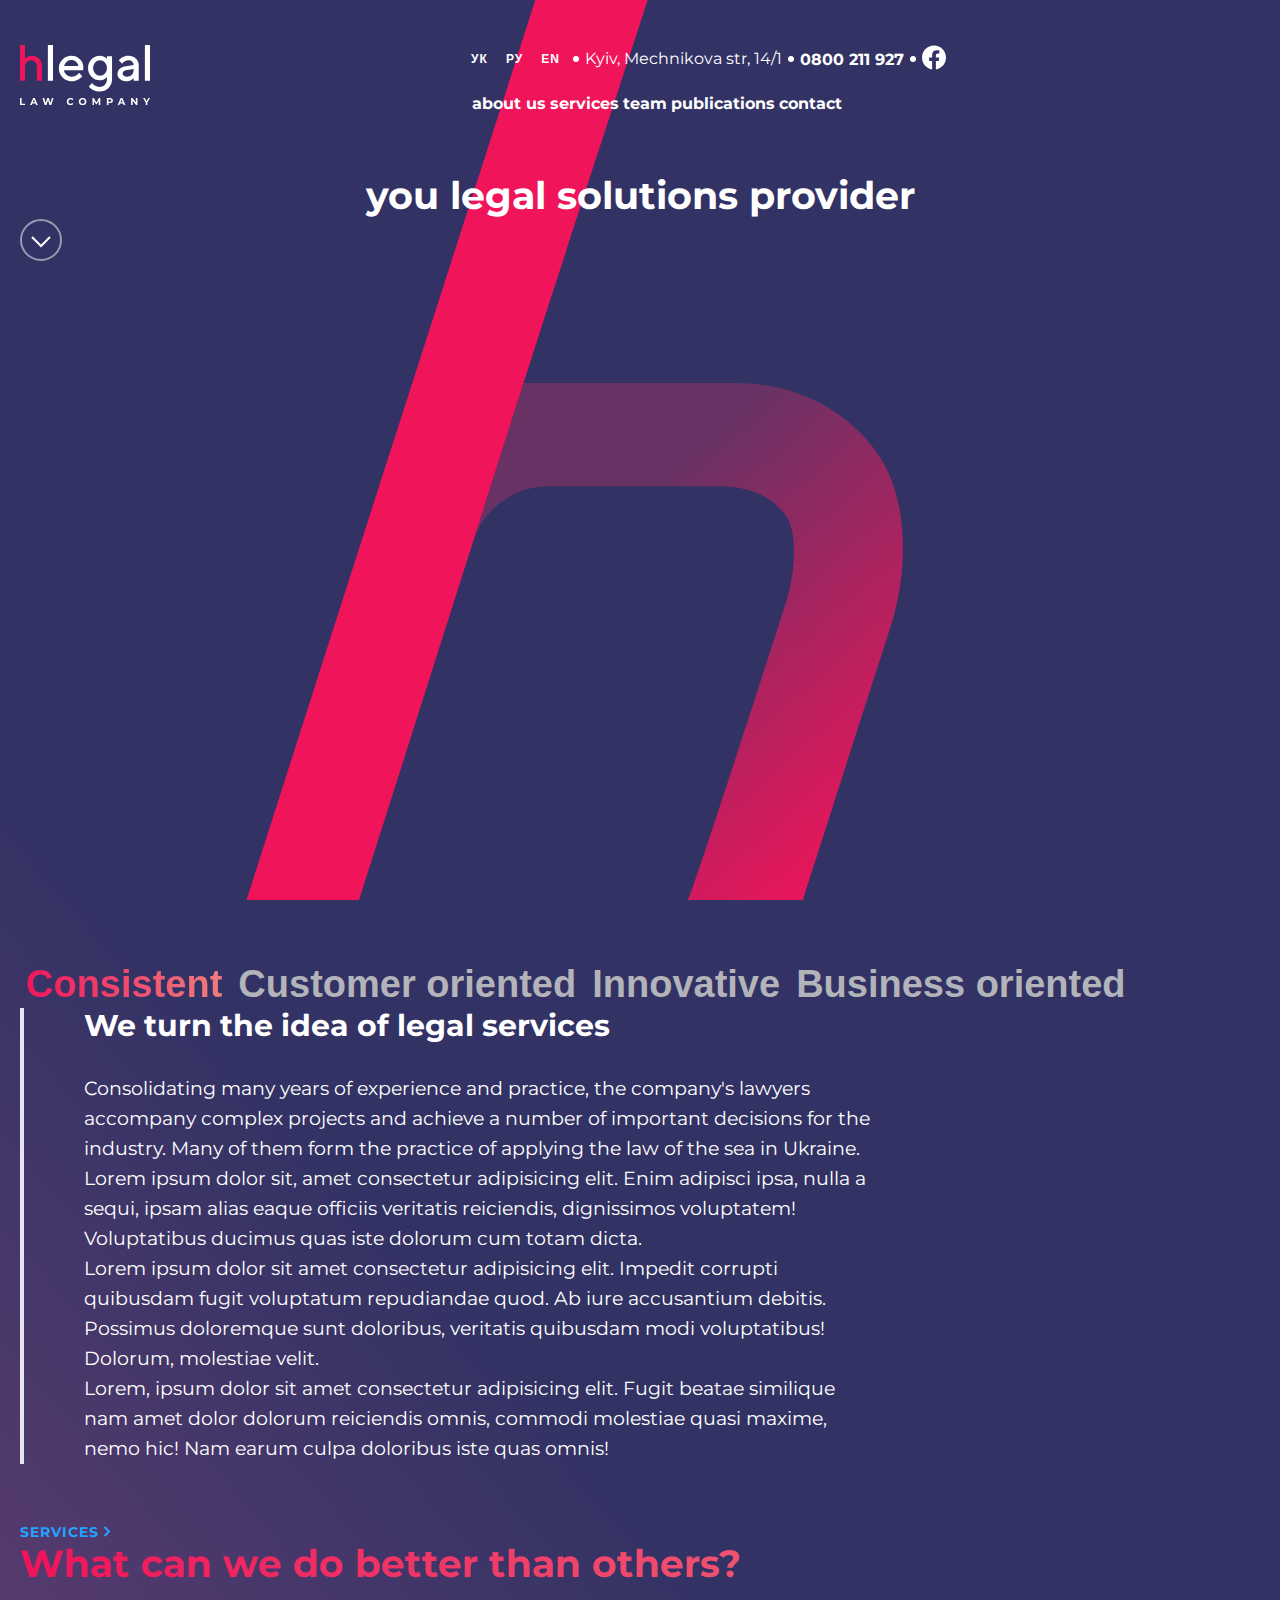
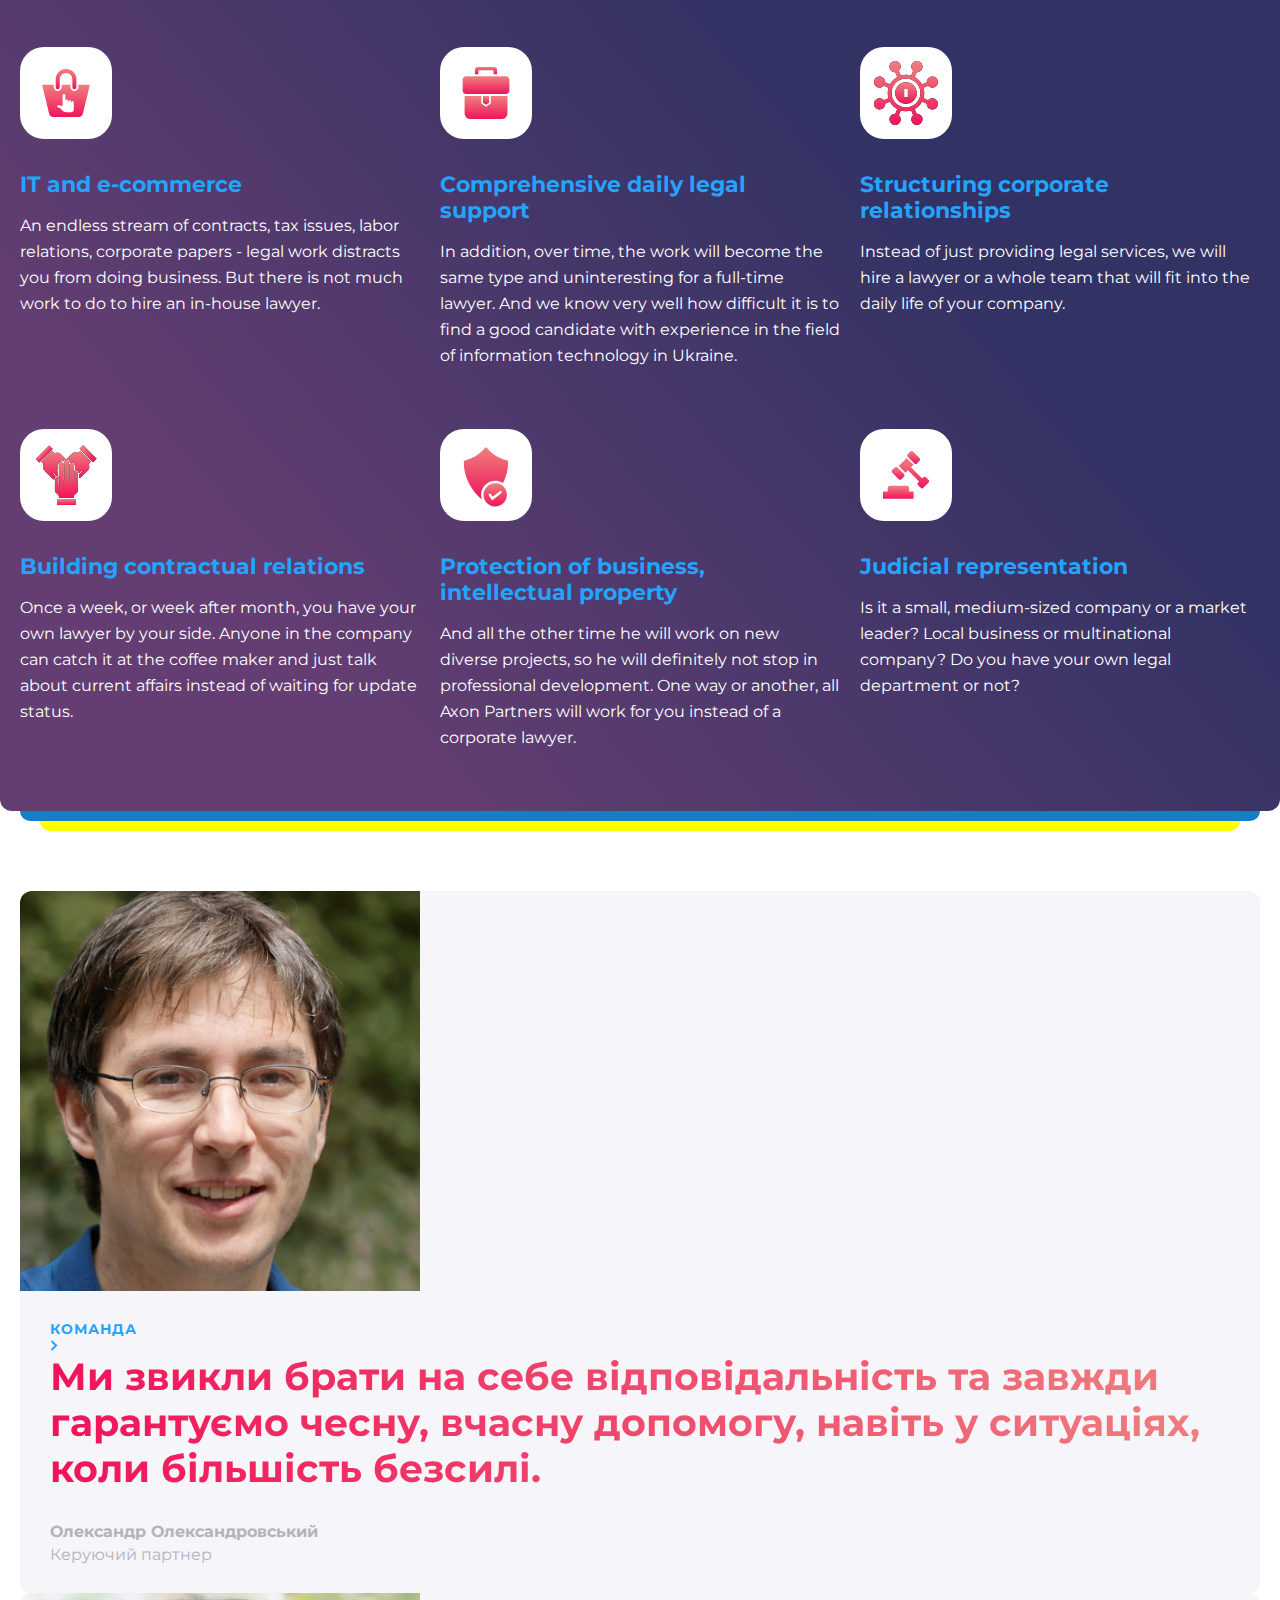
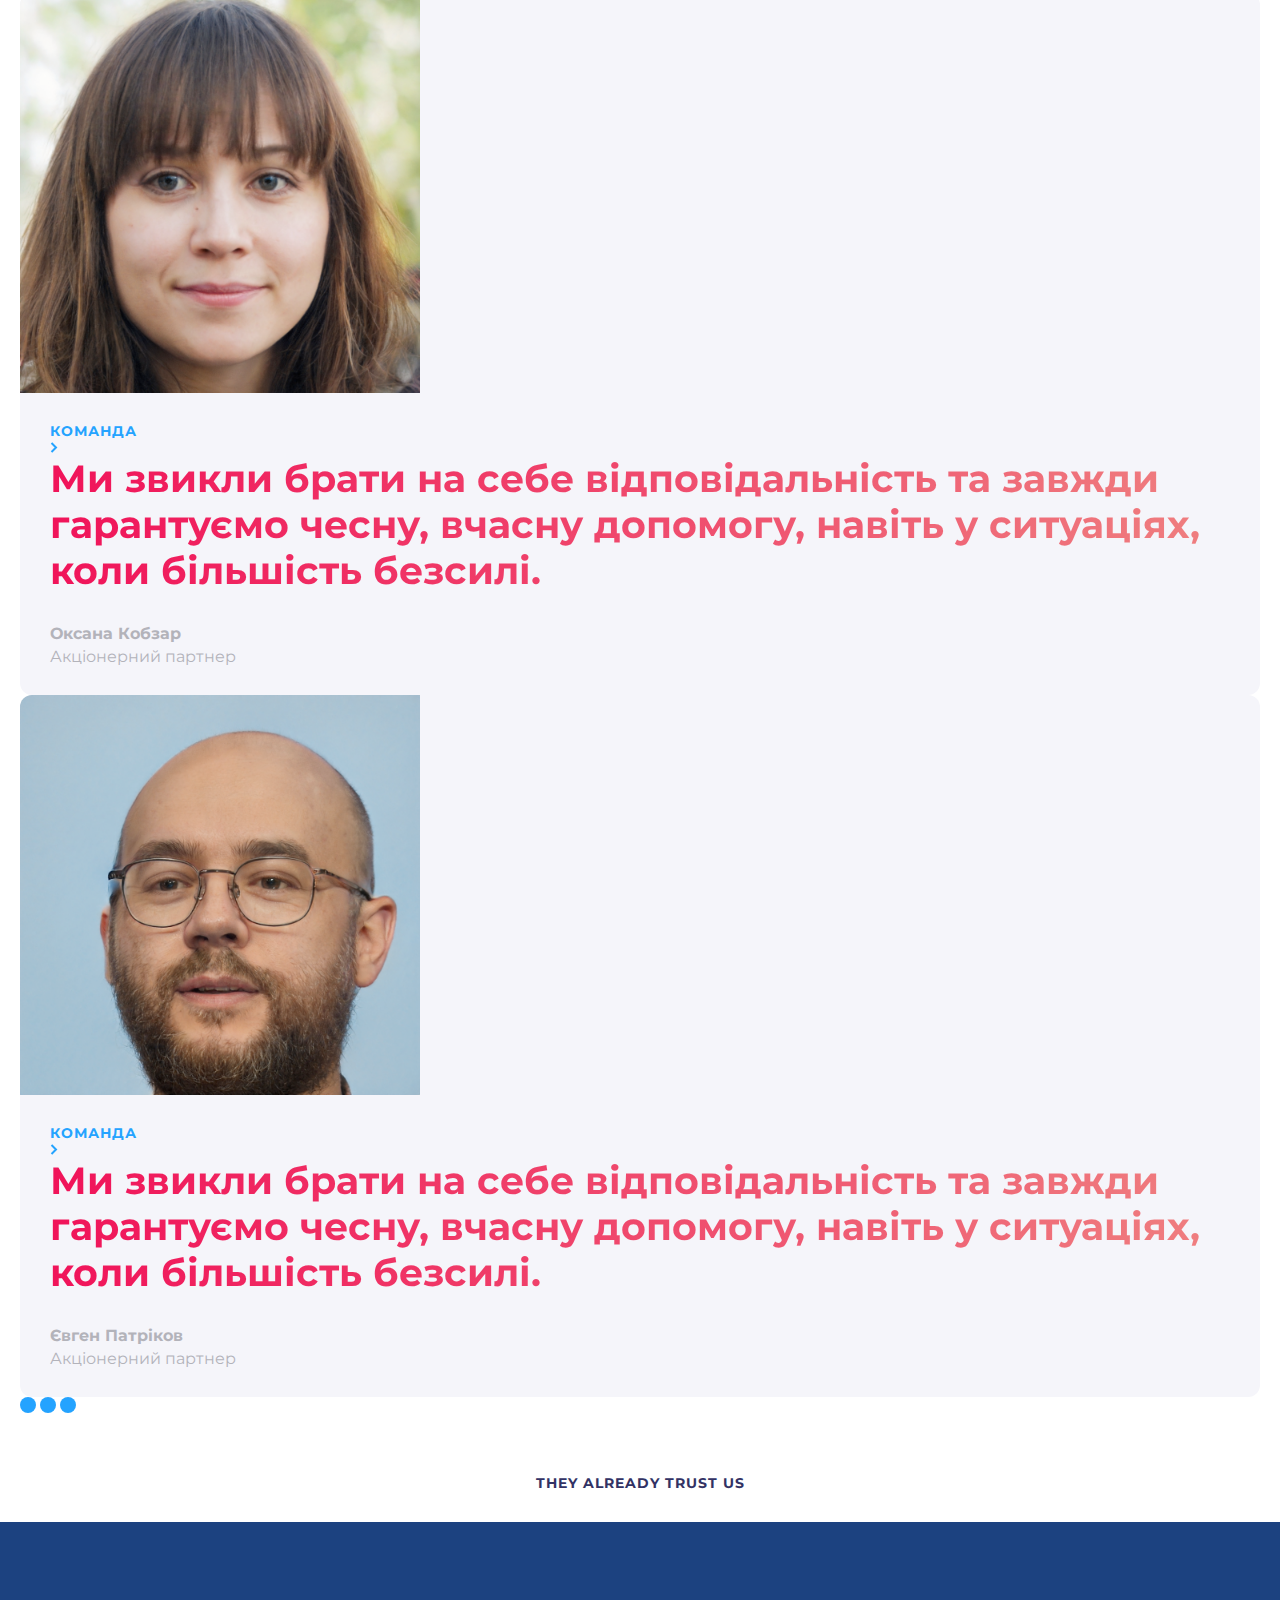
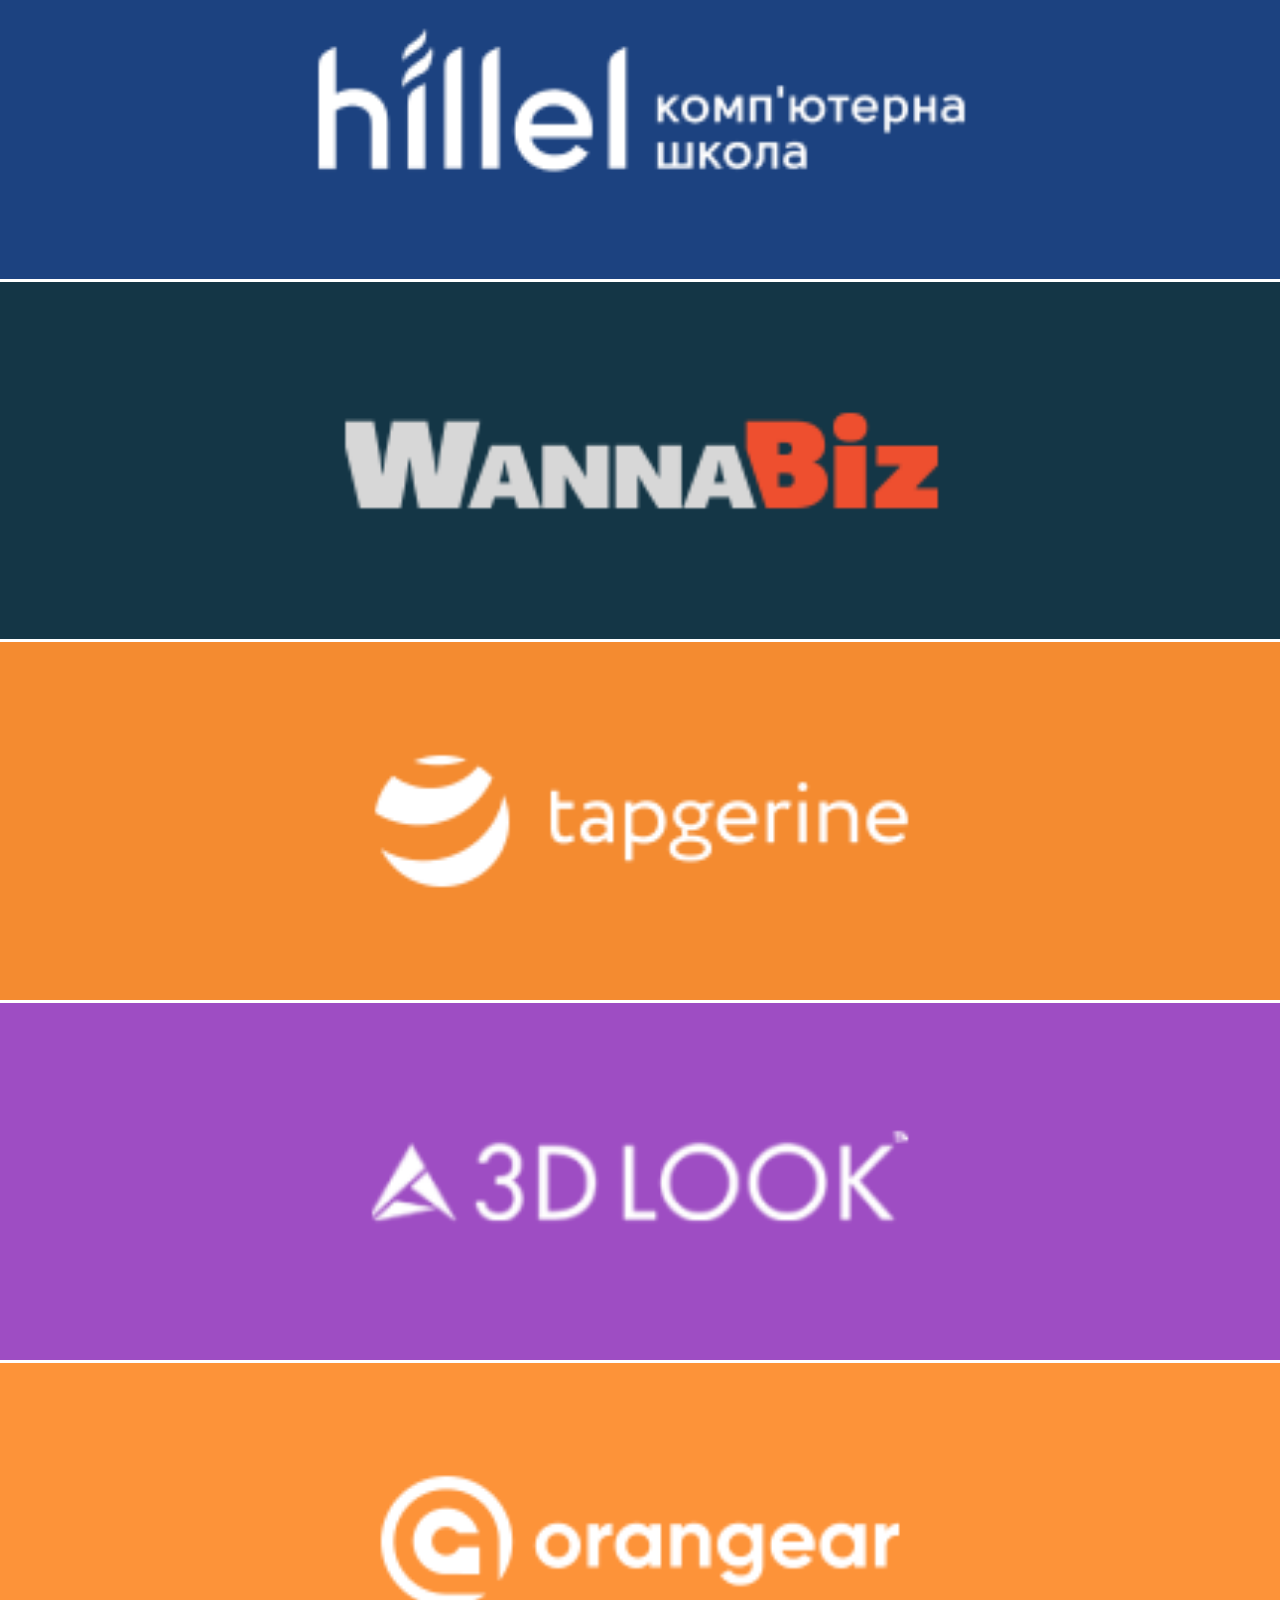
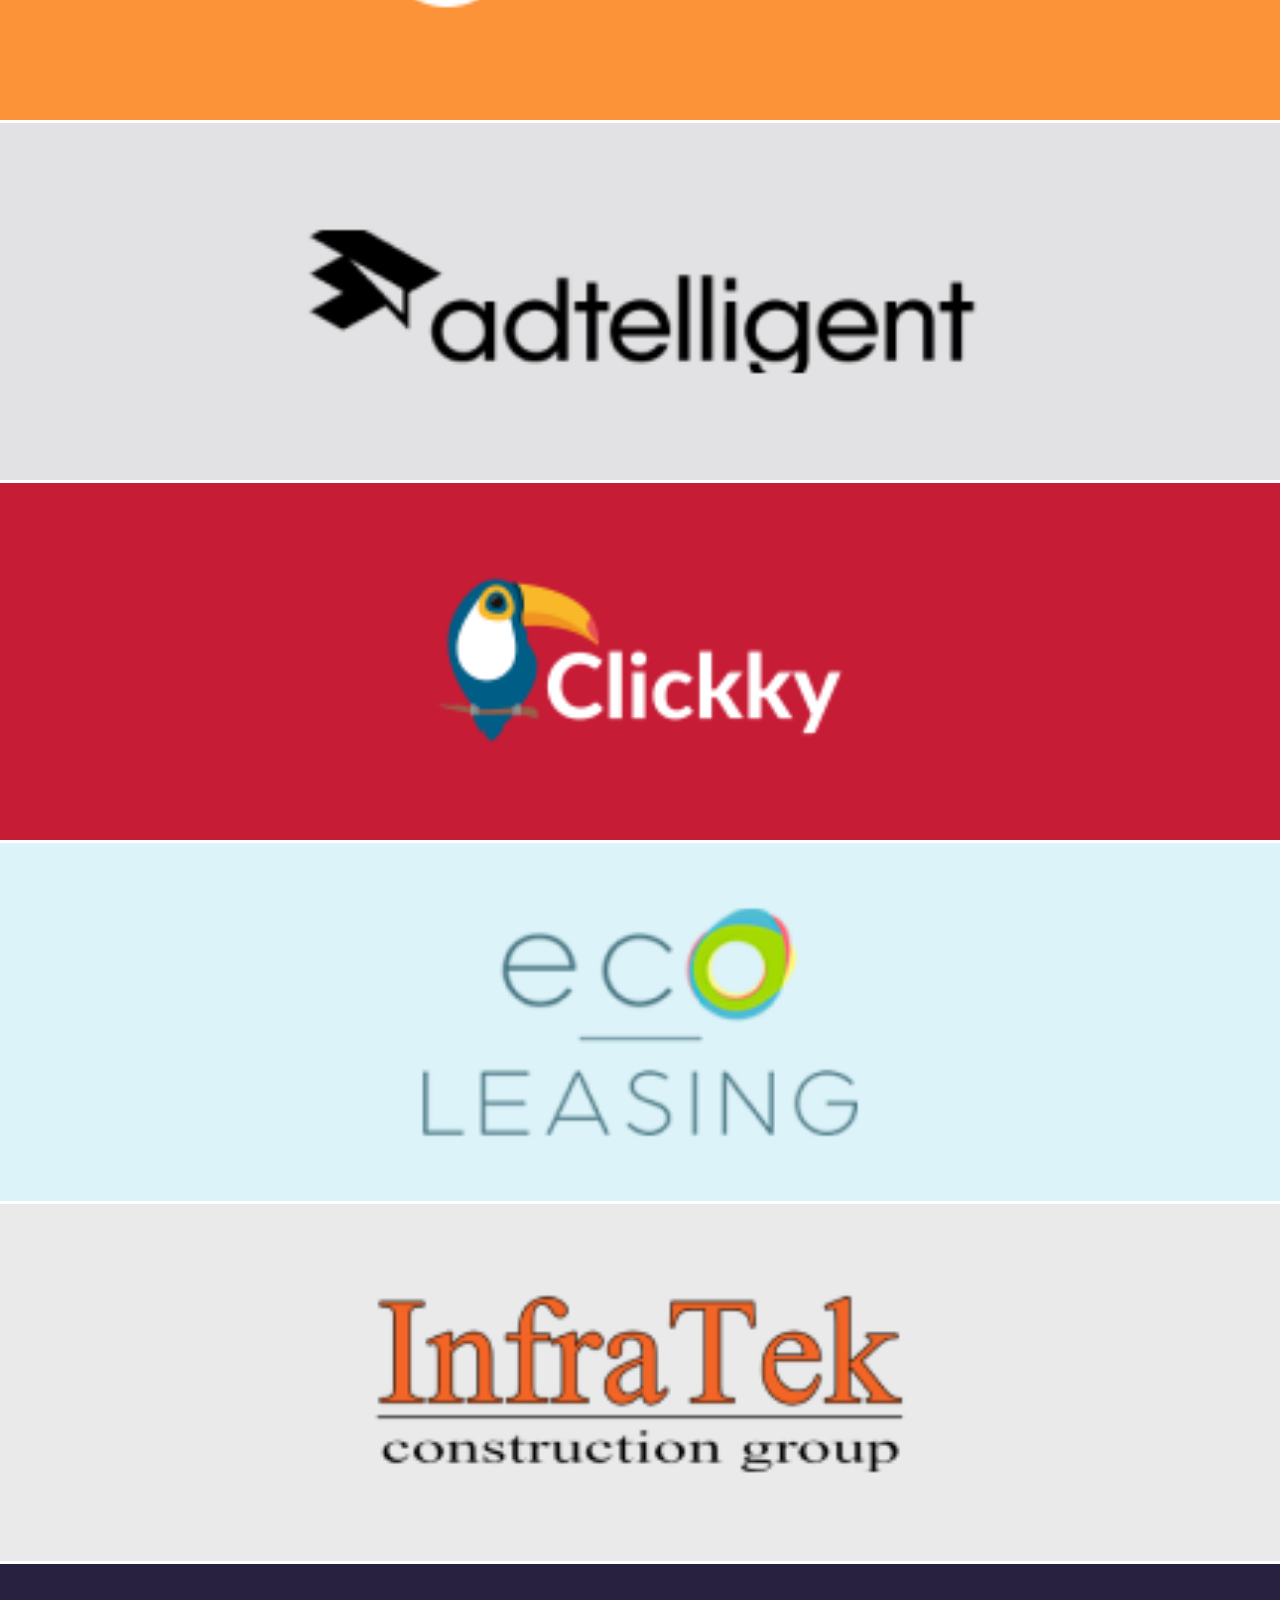
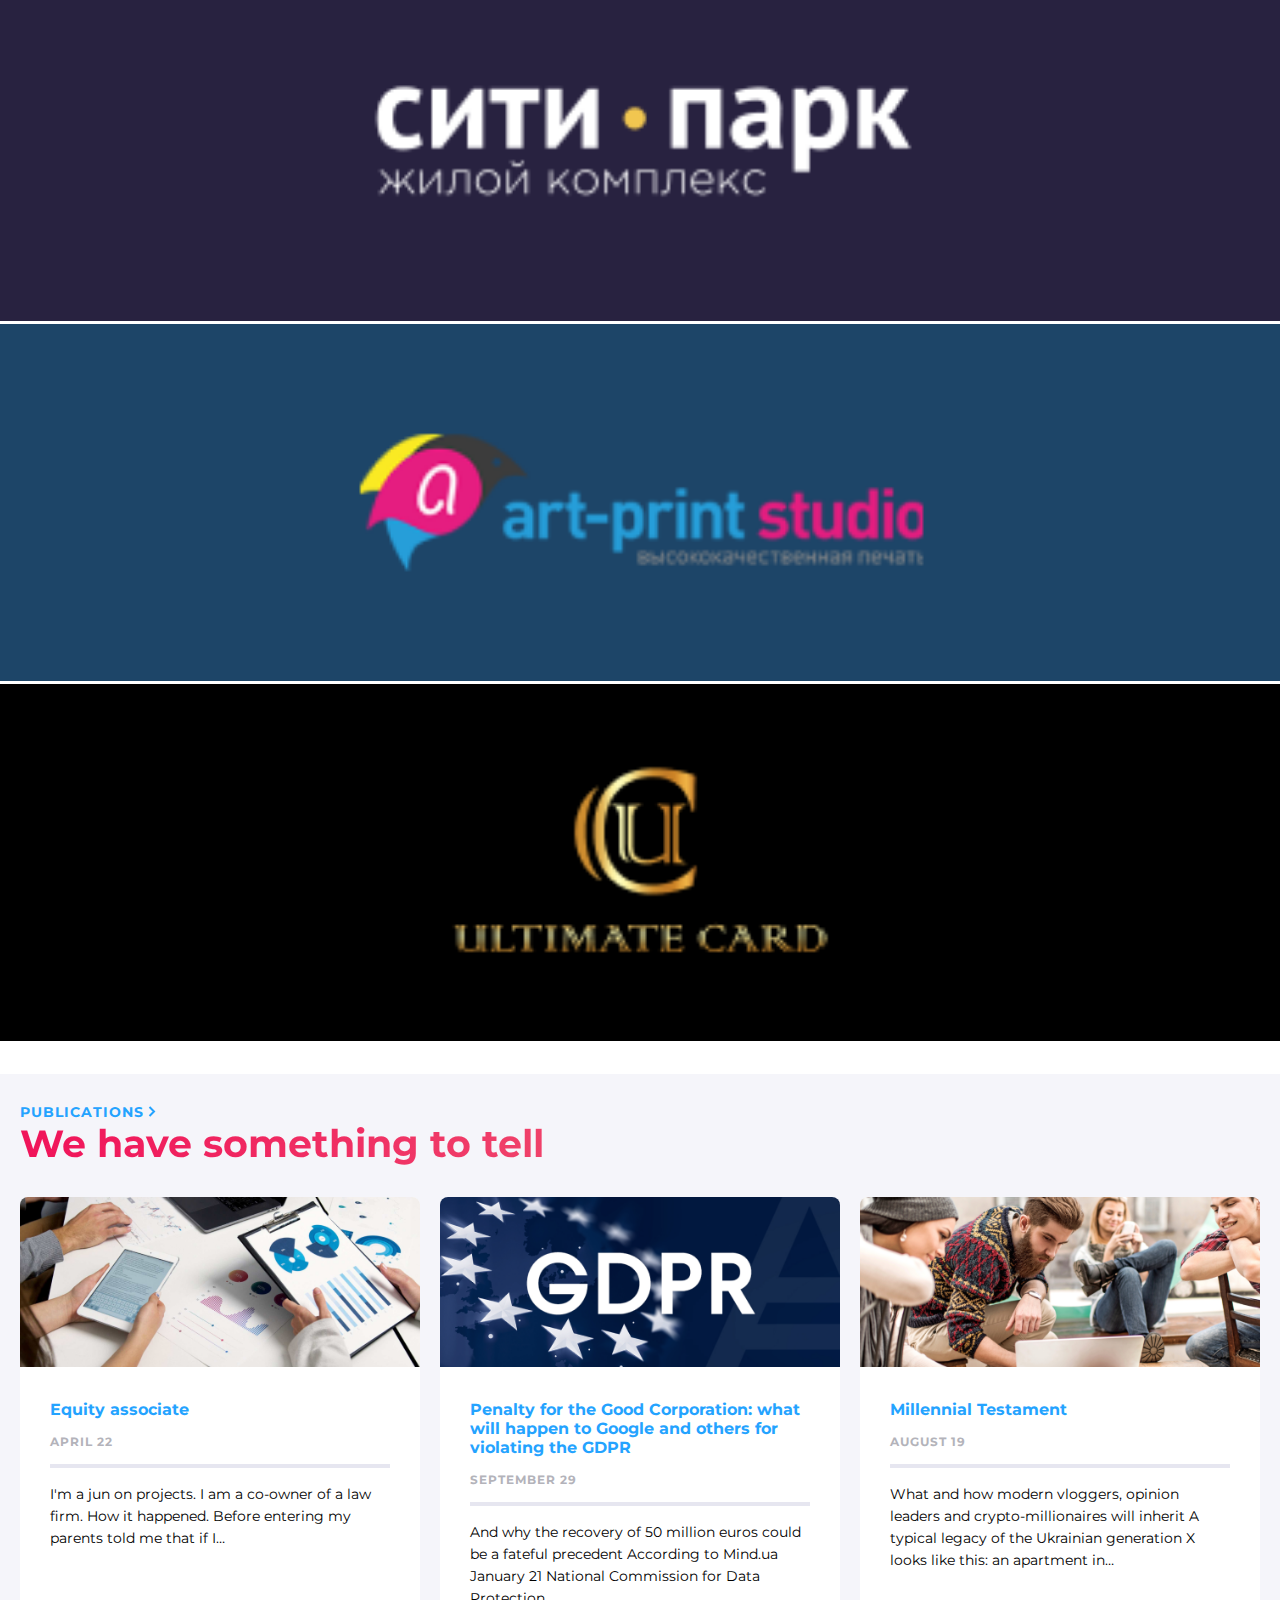
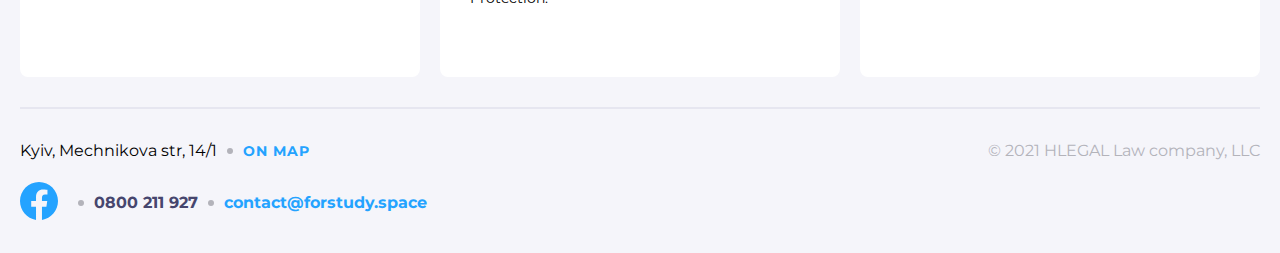
<file: index.html>
<!DOCTYPE html>
<html lang="en">

<head>
  <meta charset="UTF-8" />
  <meta http-equiv="X-UA-Compatible" content="IE=edge" />
  <meta name="viewport" content="width=device-width, initial-scale=1.0" />
  <title>h-legal</title>
  <!-- CSS only -->
  <link href="https://cdn.jsdelivr.net/npm/bootstrap@5.2.0/dist/css/bootstrap.min.css" rel="stylesheet"
    integrity="sha384-gH2yIJqKdNHPEq0n4Mqa/HGKIhSkIHeL5AyhkYV8i59U5AR6csBvApHHNl/vI1Bx" crossorigin="anonymous">
  <!-- JavaScript Bundle with Popper -->
  <script src="https://cdn.jsdelivr.net/npm/bootstrap@5.2.0/dist/js/bootstrap.bundle.min.js"
    integrity="sha384-A3rJD856KowSb7dwlZdYEkO39Gagi7vIsF0jrRAoQmDKKtQBHUuLZ9AsSv4jD4Xa"
    crossorigin="anonymous"></script>
  <link rel="stylesheet" href="./style/index.css" />
</head>

<body>
  <div class="wrap-gradient">
    <div class="wrap-gradient__shadow-1"></div>
    <div class="wrap-gradient__shadow-2"></div>
    <div class="head-wrap head">
      <div class="head-wrap__bg">
        <img src="./assets/homepage/h.svg" alt="" class="head-wrap__object" />
      </div>
      <div class="container">
        <div class="head__content d-flex flex-column align-items-center">
          <header class="header theme-dark justify-content-sm-between">
            <div class="header__logo">
              <a href="../index.html" class="header__logo-link">
                <svg class="header__logo_size" viewBox="0 0 130 60" fill="none" xmlns="http://www.w3.org/2000/svg">
                  <path
                    d="M4.95672 0H0V35.7986H4.95672V22.5177C4.95672 20.2709 5.51557 18.4984 6.63326 17.2502C7.75095 16.002 9.2817 15.353 11.1769 15.353C12.8049 15.353 14.1655 15.9521 15.2589 17.1004C16.3523 18.2738 16.9112 19.7466 16.9112 21.5191V35.8236H21.8922V21.5191C21.8922 18.2238 20.9932 15.6276 19.1951 13.6804C17.3971 11.7332 15.0402 10.7596 12.1731 10.7596C11.347 10.7596 10.5209 10.8594 9.71906 11.0841C8.89294 11.3088 8.2369 11.5584 7.70235 11.833C7.16781 12.1076 6.65756 12.4072 6.1959 12.7567C5.73424 13.1062 5.41838 13.3558 5.27259 13.5056C5.1268 13.6554 5.00532 13.7552 4.95672 13.8301V0Z"
                    fill="#F0145A" />
                  <path class="" d="M32.9726 0H27.8628V35.7689H32.9726V0Z" fill="white" />
                  <path class=""
                    d="M63.1114 25.293L63.3669 22.7381C63.3669 19.3145 62.2428 16.453 59.9433 14.1536C57.6439 11.8541 54.7824 10.73 51.3588 10.73C47.9352 10.73 44.9715 11.9563 42.5188 14.4091C40.0661 16.8618 38.8397 19.7744 38.8397 23.2491C38.8397 26.826 40.1172 29.8919 42.621 32.4468C45.1248 35.0017 48.1396 36.2792 51.6143 36.2792C52.9429 36.2792 54.1692 36.0748 55.3956 35.7171C56.6219 35.3083 57.6439 34.8995 58.3593 34.4907C59.1258 34.0308 59.8922 33.5199 60.5565 32.9578C61.2208 32.3957 61.6807 31.9869 61.8851 31.7314C62.0895 31.4759 62.2428 31.3226 62.345 31.1693L59.0236 27.8479L58.2571 28.8188C57.7461 29.432 56.8774 30.0452 55.6511 30.7095C54.3736 31.3737 53.0451 31.6803 51.6143 31.6803C49.6215 31.6803 47.9352 31.0671 46.5045 29.7897C45.0737 28.5122 44.205 27.0304 43.9495 25.293H63.1114ZM51.3588 15.0733C53.2495 15.0733 54.7824 15.6354 56.0599 16.7085C57.2862 17.8327 58.0527 19.2123 58.3593 20.9497H44.1539C44.6138 19.2123 45.4314 17.8327 46.7089 16.7085C47.9352 15.6354 49.5193 15.0733 51.3588 15.0733Z"
                    fill="white" />
                  <path class=""
                    d="M86.9429 34.2863C86.9429 36.5347 86.2786 38.3742 84.899 39.805C83.5704 41.1846 81.8842 41.9 79.7891 41.9C78.8694 41.9 77.9496 41.7467 77.0809 41.4912C76.2122 41.2357 75.548 40.9291 74.9859 40.5714C74.4238 40.2137 73.9128 39.856 73.4018 39.3962C72.9419 38.9363 72.6354 38.6297 72.4821 38.4764C72.3288 38.3231 72.2266 38.1698 72.1244 38.0676L68.803 41.389L69.2118 41.9C69.4673 42.2577 69.9271 42.7176 70.5403 43.2285C71.1535 43.6884 71.8689 44.1994 72.6864 44.7104C73.504 45.1703 74.526 45.5791 75.8034 45.9368C77.0809 46.2944 78.4095 46.4988 79.7891 46.4988C83.2638 46.4988 86.1253 45.3236 88.5269 42.9731C90.8775 40.5714 92.0527 37.7099 92.0527 34.2352V11.241H86.9429V13.7959L86.0742 13.0294C85.5121 12.5184 84.6435 12.0074 83.4171 11.4965C82.1907 10.9855 80.8622 10.73 79.5336 10.73C76.4166 10.73 73.7595 11.9052 71.4601 14.3069C69.1607 16.7085 68.0365 19.57 68.0365 22.9936C68.0365 26.4172 69.1607 29.2787 71.4601 31.6803C73.7595 34.0819 76.4166 35.2572 79.5336 35.2572C80.4023 35.2572 81.2199 35.155 82.0885 34.9506C82.9061 34.6951 83.5704 34.4396 84.1325 34.1841C84.6946 33.9286 85.2055 33.622 85.6654 33.2644C86.1253 32.9067 86.483 32.6512 86.5852 32.549L86.9429 32.1913V34.2863ZM73.1463 22.9936C73.1463 20.8475 73.8106 19.059 75.1903 17.5772C76.5699 16.0953 78.2051 15.3288 80.0446 15.3288C81.8842 15.3288 83.5193 16.0953 84.899 17.5772C86.2275 19.059 86.9429 20.8475 86.9429 22.9936C86.9429 25.1397 86.2275 26.9282 84.899 28.41C83.5193 29.8919 81.8842 30.6583 80.0446 30.6583C78.2051 30.6583 76.5699 29.8919 75.1903 28.41C73.8106 26.9282 73.1463 25.1397 73.1463 22.9936Z"
                    fill="white" />
                  <path class=""
                    d="M118.724 35.7682V19.9277C118.724 17.3217 117.753 15.1244 115.863 13.3871C113.972 11.5987 111.519 10.73 108.504 10.73C107.329 10.73 106.154 10.8833 105.03 11.1899C103.906 11.5476 102.986 11.9052 102.321 12.314C101.657 12.7228 100.993 13.1827 100.38 13.7448C99.7666 14.2558 99.4089 14.6135 99.2045 14.8179C99.0512 15.0222 98.8979 15.1755 98.7957 15.3288L102.117 18.6502L102.781 17.7816C103.19 17.2195 103.906 16.7085 104.979 16.1464C106.052 15.5843 107.227 15.3288 108.504 15.3288C109.986 15.3288 111.213 15.7887 112.183 16.6574C113.154 17.5261 113.614 18.6502 113.614 19.9277L104.672 21.4606C102.475 21.8183 100.686 22.687 99.46 24.0667C98.1825 25.4463 97.5182 27.1326 97.5182 29.1254C97.5182 31.016 98.3358 32.6512 99.971 34.0819C101.657 35.5638 103.701 36.2792 106.205 36.2792C107.074 36.2792 107.891 36.177 108.709 35.9215C109.577 35.7171 110.242 35.4616 110.804 35.2061C111.366 34.9506 111.877 34.644 112.337 34.2863C112.797 33.9287 113.103 33.6732 113.308 33.571C113.461 33.4177 113.563 33.2644 113.614 33.2133V35.7682H118.724ZM106.971 31.6803C105.643 31.6803 104.57 31.3737 103.803 30.7606C102.986 30.1474 102.628 29.432 102.628 28.6144C102.628 27.7457 102.884 26.9793 103.446 26.4172C104.008 25.8551 104.774 25.4463 105.694 25.293L113.614 24.0156V24.5265C113.614 26.826 113.052 28.5633 111.877 29.8408C110.702 31.0671 109.066 31.6803 106.971 31.6803Z"
                    fill="white" />
                  <path class="o" d="M130 0H124.89V35.7689H130V0Z" fill="white" />
                  <path class="" d="M0 53.1185H1.59915V58.7253H5.06396V60.0283H0V53.1185Z" fill="white" />
                  <path class=""
                    d="M15.5016 58.5477H12.2934L11.6814 60.0283H10.0428L13.1226 53.1185H14.702L17.7917 60.0283H16.1136L15.5016 58.5477ZM14.9982 57.3335L13.9025 54.688L12.8067 57.3335H14.9982Z"
                    fill="white" />
                  <path class=""
                    d="M33.5121 53.1185L31.2516 60.0283H29.534L28.0138 55.3494L26.4443 60.0283H24.7366L22.4662 53.1185H24.1245L25.6842 57.9751L27.313 53.1185H28.7937L30.3731 58.0146L31.9821 53.1185H33.5121Z"
                    fill="white" />
                  <path class=""
                    d="M50.5232 60.1468C49.819 60.1468 49.1807 59.9954 48.6082 59.6927C48.0422 59.3834 47.5947 58.959 47.2657 58.4193C46.9432 57.8731 46.782 57.2578 46.782 56.5734C46.782 55.889 46.9432 55.277 47.2657 54.7373C47.5947 54.1911 48.0422 53.7667 48.6082 53.464C49.1807 53.1547 49.8223 53 50.5331 53C51.1319 53 51.6716 53.1053 52.152 53.3159C52.6389 53.5265 53.047 53.8292 53.376 54.224L52.3494 55.1717C51.8821 54.6321 51.303 54.3622 50.612 54.3622C50.1843 54.3622 49.8026 54.4577 49.467 54.6485C49.1313 54.8328 48.8681 55.0927 48.6773 55.4283C48.493 55.764 48.4009 56.1456 48.4009 56.5734C48.4009 57.0012 48.493 57.3828 48.6773 57.7185C48.8681 58.0541 49.1313 58.3173 49.467 58.5082C49.8026 58.6924 50.1843 58.7846 50.612 58.7846C51.303 58.7846 51.8821 58.5115 52.3494 57.9653L53.376 58.9129C53.047 59.3143 52.6389 59.6203 52.152 59.8309C51.665 60.0415 51.1221 60.1468 50.5232 60.1468Z"
                    fill="white" />
                  <path class=""
                    d="M62.5933 60.1468C61.876 60.1468 61.2278 59.9922 60.6487 59.6829C60.0761 59.3736 59.6253 58.9491 59.2963 58.4095C58.9738 57.8632 58.8126 57.2512 58.8126 56.5734C58.8126 55.8956 58.9738 55.2868 59.2963 54.7472C59.6253 54.201 60.0761 53.7733 60.6487 53.464C61.2278 53.1547 61.876 53 62.5933 53C63.3106 53 63.9555 53.1547 64.5281 53.464C65.1006 53.7733 65.5514 54.201 65.8804 54.7472C66.2095 55.2868 66.374 55.8956 66.374 56.5734C66.374 57.2512 66.2095 57.8632 65.8804 58.4095C65.5514 58.9491 65.1006 59.3736 64.5281 59.6829C63.9555 59.9922 63.3106 60.1468 62.5933 60.1468ZM62.5933 58.7846C63.0013 58.7846 63.3698 58.6924 63.6989 58.5082C64.0279 58.3173 64.2846 58.0541 64.4688 57.7185C64.6597 57.3828 64.7551 57.0012 64.7551 56.5734C64.7551 56.1456 64.6597 55.764 64.4688 55.4283C64.2846 55.0927 64.0279 54.8328 63.6989 54.6485C63.3698 54.4577 63.0013 54.3622 62.5933 54.3622C62.1853 54.3622 61.8168 54.4577 61.4877 54.6485C61.1587 54.8328 60.8987 55.0927 60.7079 55.4283C60.5236 55.764 60.4315 56.1456 60.4315 56.5734C60.4315 57.0012 60.5236 57.3828 60.7079 57.7185C60.8987 58.0541 61.1587 58.3173 61.4877 58.5082C61.8168 58.6924 62.1853 58.7846 62.5933 58.7846Z"
                    fill="white" />
                  <path class=""
                    d="M78.7995 60.0283L78.7896 55.8824L76.7561 59.2979H76.0355L74.0119 55.9713V60.0283H72.5115V53.1185H73.8342L76.4205 57.4125L78.9673 53.1185H80.2802L80.2999 60.0283H78.7995Z"
                    fill="white" />
                  <path class=""
                    d="M89.8659 53.1185C90.478 53.1185 91.0077 53.2205 91.4552 53.4245C91.9093 53.6285 92.2581 53.918 92.5016 54.2931C92.7451 54.6682 92.8668 55.1125 92.8668 55.6258C92.8668 56.1325 92.7451 56.5767 92.5016 56.9584C92.2581 57.3335 91.9093 57.623 91.4552 57.8271C91.0077 58.0245 90.478 58.1232 89.8659 58.1232H88.4741V60.0283H86.8749V53.1185H89.8659ZM89.7771 56.8202C90.2575 56.8202 90.6227 56.7182 90.8728 56.5142C91.1229 56.3036 91.2479 56.0074 91.2479 55.6258C91.2479 55.2375 91.1229 54.9414 90.8728 54.7373C90.6227 54.5268 90.2575 54.4215 89.7771 54.4215H88.4741V56.8202H89.7771Z"
                    fill="white" />
                  <path class=""
                    d="M103.148 58.5477H99.9396L99.3276 60.0283H97.6889L100.769 53.1185H102.348L105.438 60.0283H103.76L103.148 58.5477ZM102.644 57.3335L101.549 54.688L100.453 57.3335H102.644Z"
                    fill="white" />
                  <path class="o"
                    d="M117.428 53.1185V60.0283H116.115L112.67 55.8331V60.0283H111.09V53.1185H112.413L115.848 57.3137V53.1185H117.428Z"
                    fill="white" />
                  <path class=""
                    d="M127.315 57.5803V60.0283H125.716V57.5605L123.041 53.1185H124.739L126.585 56.1884L128.43 53.1185H130L127.315 57.5803Z"
                    fill="white" />
                </svg>
              </a>
            </div>
            <div class="header__panel">
              <div class="header__lang">
                <button class="lang theme-dark">УК</button>
                <button class="lang theme-dark">РУ</button>
                <button class="lang theme-dark lang_active">EN</button>
              </div>
              <a href="#" class="header__city text-link theme-dark">Kyiv, Mechnikova str, 14/1</a>
              <h4 class="header__call h-4">0800 211 927</h4>
              <a href="https://www.facebook.com/Hillel.IT.School" target="_blank" class="header__facebook">
                <svg width="24" height="25" viewBox="0 0 24 25" fill="none" xmlns="http://www.w3.org/2000/svg">
                  <path class="header__facebook_hover"
                    d="M24 12.5733C24 5.90541 18.6274 0.5 12 0.5C5.37258 0.5 0 5.90541 0 12.5733C0 18.5995 4.38823 23.5943 10.125 24.5V16.0633H7.07813V12.5733H10.125V9.91343C10.125 6.88755 11.9165 5.21615 14.6576 5.21615C15.9705 5.21615 17.3438 5.45195 17.3438 5.45195V8.42313H15.8306C14.3399 8.42313 13.875 9.35379 13.875 10.3086V12.5733H17.2031L16.6711 16.0633H13.875V24.5C19.6118 23.5943 24 18.5995 24 12.5733Z"
                    fill="white" />
                </svg>
              </a>
            </div>

            <div class="offcanvas offcanvas-bottom" tabindex="-1" id="offcanvasBottom"
              aria-labelledby="offcanvasBottomLabel">
              <div class="offcanvas-header flex-column">
                <button type="button" class="btn-close align-self-end" data-bs-dismiss="offcanvas"
                  aria-label="Close"></button>
                <nav class="nav-canvas d-flex align-items-center">
                  <a href="./pages/about-page.html" class="header__link h-4">about us</a>
                  <a href="./pages/services.html" class="header__link h-4">services</a>
                  <a href="./pages/team-page.html" class="header__link h-4">team</a>
                  <a href="./pages/publications-page.html" class="header__link h-4">publications</a>
                  <a href="./pages/contact-page.html" class="header__link h-4">contact</a>
                </nav>
              </div>
            </div>
            <!-- CANVAS -->
            <div class="mark-dn" type="button" data-bs-toggle="offcanvas" data-bs-target="#offcanvasBottom"
              aria-controls="offcanvasBottom">
              <svg width="32" height="33" viewBox="0 0 32 33" fill="none" xmlns="http://www.w3.org/2000/svg">
                <path d="M7 10.5H25" stroke="white" stroke-width="2" />
                <path d="M7 16.5H25" stroke="white" stroke-width="2" />
                <path d="M7 22.5H25" stroke="white" stroke-width="2" />
              </svg>
            </div>
          </header>

          <h1 class="head__h1 lg">you legal solutions provider</h1>
          <a href="#service-section" class="head__link">
            <svg width="42" height="42" viewBox="0 0 42 42" fill="none" xmlns="http://www.w3.org/2000/svg">
              <g clip-path="url(#clip0_22728_11339)">
                <circle opacity="0.5" cx="21" cy="21" r="20" stroke="white" stroke-width="2" />
                <path d="M12 18L21 27L30 18" stroke="white" stroke-width="2" />
              </g>
            </svg>
          </a>
        </div>
      </div>
    </div>

    <section class="container">
      <div class="tab d-flex align-items-center justify-content-center">
        <nav class="tab__wrap">
          <div class="tab__nav d-flex" id="nav-tab" role="tablist">
            <button class="tab__link lg theme-light-text-gray active active-color" id="nav-consistent-tab"
              data-bs-toggle="tab" data-bs-target="#nav-consistent" type="button" role="tab"
              aria-controls="nav-consistent" aria-selected="true">Consistent</button>
            <button class="tab__link lg theme-light-text-gray" id="nav-customer-tab" data-bs-toggle="tab"
              data-bs-target="#nav-customer" type="button" role="tab" aria-controls="nav-customer"
              aria-selected="false">Customer oriented</button>
            <button class="tab__link lg theme-light-text-gray" id="nav-innovative-tab" data-bs-toggle="tab"
              data-bs-target="#nav-innovative" type="button" role="tab" aria-controls="nav-innovative"
              aria-selected="false">Innovative</button>
            <button class="tab__link lg theme-light-text-gray" id="nav-business-tab" data-bs-toggle="tab"
              data-bs-target="#nav-business" type="button" role="tab" aria-controls="nav-business"
              aria-selected="false">Business oriented</button>
          </div>
        </nav>
        <div class="tab-content tab-attachments d-flex flex-column " id="nav-tabContent">
          <div class="tab-pane fade show active" id="nav-consistent" role="tabpanel"
            aria-labelledby="nav-consistent-tab">
            <h2 class="h-2 theme-dark pb-30">We turn the idea of legal services</h2>
            <p class="slider-text theme-dark">Consolidating many years of experience and practice, the company's lawyers
              accompany complex projects and achieve a number of important decisions for the industry. Many of them form
              the practice of applying the law of the sea in Ukraine.</p>
          </div>
          <div class="tab-pane fade slider-text theme-dark" id="nav-customer" role="tabpanel"
            aria-labelledby="nav-customer-tab">Lorem ipsum
            dolor sit, amet consectetur adipisicing elit. Enim adipisci ipsa, nulla a sequi, ipsam alias eaque officiis
            veritatis reiciendis, dignissimos voluptatem! Voluptatibus ducimus quas iste dolorum cum totam dicta.</div>
          <div class="tab-pane fade slider-text theme-dark" id="nav-innovative" role="tabpanel"
            aria-labelledby="nav-innovative-tab">Lorem ipsum dolor sit amet consectetur adipisicing elit. Impedit
            corrupti
            quibusdam fugit voluptatum repudiandae quod. Ab iure accusantium debitis. Possimus doloremque sunt
            doloribus,
            veritatis quibusdam modi voluptatibus! Dolorum, molestiae velit.</div>
          <div class="tab-pane fade slider-text theme-dark" id="nav-business" role="tabpanel"
            aria-labelledby="nav-business-tab">Lorem, ipsum dolor sit amet consectetur adipisicing elit. Fugit beatae
            similique nam amet dolor dolorum reiciendis omnis, commodi molestiae quasi maxime, nemo hic! Nam earum culpa
            doloribus iste quas omnis!</div>
        </div>
      </div>
    </section>

    <section id="service-section" class="items container">
      <a href="./pages/services.html" class="items__link link_hover d-inline-flex align-items-center">
        <h3 class="items__h3 h3-caps">Services</h3>
        <svg width="8" height="11" viewBox="0 0 8 11" fill="none" xmlns="http://www.w3.org/2000/svg">
          <path class="link_hover" d="M1.5 1L6 5.5L1.5 10" stroke="#24A3FF" stroke-width="2" />
        </svg>
      </a>
      <h2 class="items__h2 lg">What can we do better than others?</h2>
      <div class="items-flex">
        <div class="item d-inline-flex flex-column coll-lg-4 coll-sm-6 coll-exsm-12 theme-dark">
          <a href="./pages/service-entry-page.html" class="item__link"><img src="./assets/homepage/Icon1.svg" alt="icon"
              class="item__img"></a>
          <a href="../pages/service-entry-page.html" class="item__link ">
            <h3 class="item__h3 h-3 link_hover">IT and e-commerce</h3>
          </a>
          <p class="item__text text-regular">
            An endless stream of contracts, tax issues, labor relations,
            corporate papers - legal work distracts you from doing business.
            But there is not much work to do to hire an in-house lawyer.
          </p>
        </div>
        <div class="item coll-lg-4 coll-sm-6 coll-exsm-12 theme-dark">
          <img src="./assets/homepage/Icon2.svg" alt="icon" class="item__img">
          <h3 class="item__h3 h-3">Comprehensive daily
            legal support</h3>
          <p class="item__text text-regular">
            In addition, over time, the work will become the same type and uninteresting for a full-time lawyer. And we
            know very well how difficult it is to find a good candidate with experience in the field of information
            technology in Ukraine.
          </p>
        </div>
        <div class="item coll-lg-4 coll-sm-6 coll-exsm-12 theme-dark">
          <img src="./assets/homepage/Icon3.svg" alt="icon" class="item__img">
          <h3 class="item__h3 h-3">Structuring corporate relationships</h3>
          <p class="item__text text-regular">Instead of just providing legal services, we will hire a lawyer or a whole
            team that will fit into the daily life of your company.
          </p>
        </div>
        <div class="item coll-lg-4 coll-sm-6 coll-exsm-12 theme-dark">
          <img src="./assets/homepage/Icon4.svg" alt="icon" class="item__img">
          <h3 class="item__h3 h-3">Building contractual relations</h3>
          <p class="item__text text-regular">Once a week, or week after month, you have your own lawyer by your side.
            Anyone in the company can catch it at the coffee maker and just talk about current affairs instead of
            waiting for update status.
          </p>
        </div>
        <div class="item coll-lg-4 coll-sm-6 coll-exsm-12 theme-dark">
          <img src="./assets/homepage/Icon5.svg" alt="icon" class="item__img">
          <h3 class="item__h3 h-3">Protection of business, intellectual property</h3>
          <p class="item__text text-regular">And all the other time he will work on new diverse projects, so he will
            definitely not stop in professional development. One way or another, all Axon Partners will work for you
            instead of a corporate lawyer.
          </p>
        </div>
        <div class="item coll-lg-4 coll-sm-6 coll-exsm-12 theme-dark">
          <img src="./assets/homepage/Icon6.svg" alt="icon" class="item__img">
          <h3 class="item__h3 h-3">Judicial representation</h3>
          <p class="item__text text-regular">Is it a small, medium-sized company or a market leader? Local business or
            multinational company? Do you have your own legal department or not?
          </p>
        </div>
      </div>
    </section>
  </div>

  <div class="container">
    <div id="carouselExampleIndicators" class="carousel slide d-flex flex-column" data-bs-ride="true">
      <div class="carousel-inner">
        <div class="carousel-item active">
          <div class="worker grey-wrap d-flex align-items-center">
            <img src="./assets/team-page/Alexander-Alexandrovsky.png" alt="alexander_alexandrovsky" class="worker__img">
            <div class="worker__content d-inline-flex flex-column">
              <a href="./pages/team-page.html" class="worker__link link_hover d-flex align-items-center">
                <h3 class="worker__h3 h3-caps link_hover">команда</h3>
                <svg width="8" height="11" viewBox="0 0 8 11" fill="none" xmlns="http://www.w3.org/2000/svg">
                  <path d="M1.5 1L6 5.5L1.5 10" stroke="#24A3FF" stroke-width="2" />
                </svg>
              </a>
              <h2 class="worker__text lg theme-text-gradient pb-30">Ми звикли брати на себе відповідальність та завжди
                гарантуємо
                чесну,
                вчасну допомогу, навіть у ситуаціях, коли більшість безсилі.</h2>
              <h4 class="h-4 theme-light-text-gray pb-6">Олександр Олександровський</h4>
              <h5 class="worker__position  theme-light-text-gray">Керуючий партнер</h5>
            </div>
          </div>
        </div>
        <div class="carousel-item ">
          <div class="worker grey-wrap d-flex align-items-center">
            <img src="./assets/team-page/Oksana-Kobzar.png" alt="Oksana-Kobzar" class="worker__img">
            <div class="worker__content d-flex flex-column">
              <a href="./pages/team-page.html" class="worker__link link_hover d-flex align-items-center">
                <h3 class="worker__h3 h3-caps">команда</h3>
                <svg width="8" height="11" viewBox="0 0 8 11" fill="none" xmlns="http://www.w3.org/2000/svg">
                  <path d="M1.5 1L6 5.5L1.5 10" stroke="#24A3FF" stroke-width="2" />
                </svg>
              </a>
              <h2 class="worker__text lg theme-text-gradient pb-30">Ми звикли брати на себе відповідальність та завжди
                гарантуємо
                чесну,
                вчасну допомогу, навіть у ситуаціях, коли більшість безсилі.</h2>
              <h4 class="h-4 theme-light-text-gray pb-6">Оксана Кобзар</h4>
              <h5 class="worker__position  theme-light-text-gray">Акціонерний партнер</h5>
            </div>
          </div>
        </div>
        <div class="carousel-item">
          <div class="worker grey-wrap d-flex align-items-center">
            <img src="./assets/team-page/Yevhen-Patrikov.png" alt="Yevhen-Patrikov" class="worker__img">
            <div class="worker__content d-flex flex-column">
              <a href="./pages/team-page.html" class="worker__link link_hover d-flex align-items-center">
                <h3 class="worker__h3 h3-caps">команда</h3>
                <svg width="8" height="11" viewBox="0 0 8 11" fill="none" xmlns="http://www.w3.org/2000/svg">
                  <path d="M1.5 1L6 5.5L1.5 10" stroke="#24A3FF" stroke-width="2" />
                </svg>
              </a>
              <h2 class="worker__text lg theme-text-gradient pb-30">Ми звикли брати на себе відповідальність та завжди
                гарантуємо
                чесну,
                вчасну допомогу, навіть у ситуаціях, коли більшість безсилі.</h2>
              <h4 class="h-4 theme-light-text-gray pb-6">Євген Патріков</h4>
              <h5 class="worker__position  theme-light-text-gray">Акціонерний партнер</h5>
            </div>
          </div>
        </div>
      </div>
      <div class="carousel-indicators">
        <button type="button" data-bs-target="#carouselExampleIndicators" data-bs-slide-to="0" class="active"
          aria-current="true" aria-label="Slide 1"></button>
        <button type="button" data-bs-target="#carouselExampleIndicators" data-bs-slide-to="1"
          aria-label="Slide 2"></button>
        <button type="button" data-bs-target="#carouselExampleIndicators" data-bs-slide-to="2"
          aria-label="Slide 3"></button>
      </div>
    </div>
  </div>

  <div class="container-tiles">
    <div class="tiles">
      <h3 class="tiles__text h3-caps">They already trust us</h3>
      <div class="tiles__set d-flex">
        <a href="https://dnipro.ithillel.ua/?gclid=Cj0KCQjwgO2XBhCaARIsANrW2X1vAITamoCDRpEbvurm1cnSESH6fOOX8mVsrjl55eAioWijPeG7fIMaAo1MEALw_wcB"
          class="tiles__link coll-lg-3 coll-exsm-12" target="_blank"><img src="./assets/homepage/tile1.png" alt=""
            class="tiles__img "></a>
        <a href="https://inventure.com.ua/tools/investors/wannabiz" class="tiles__link coll-lg-3 coll-exsm-12"
          target="_blank"><img src="./assets/homepage/tile2.png" alt="" class="tiles__img "></a>
        <a href="https://cpa-rating.ru/partnerka/tapgerine-com" class="tiles__link coll-lg-3 coll-exsm-12"
          target="_blank"><img src="./assets/homepage/tile3.png" alt="" class="tiles__img "></a>
        <a href="https://3dlook.me/" class="tiles__link coll-lg-3 coll-exsm-12" target="_blank"><img
            src="./assets/homepage/tile4.png" alt="" class="tiles__img "></a>
        <a href="https://twitter.com/orangearcompany" class="tiles__link coll-lg-3 coll-exsm-12" target="_blank"><img
            src="./assets/homepage/tile5.png" alt="" class="tiles__img"></a>
        <a href="https://jobs.dou.ua/companies/adtelligent/" class="tiles__link coll-lg-3 coll-exsm-12"
          target="_blank"><img src="./assets/homepage/tile6.png" alt="" class="tiles__img "></a>
        <a href="https://clickky.biz/" class="tiles__link coll-lg-3 coll-exsm-12 tiles_display-none"
          target="_blank"><img src="./assets/homepage/tile7.png" alt="" class="tiles__img "></a>
        <a href="https://www.facebook.com/ecolease.com.ua" class="tiles__link coll-lg-3 coll-exsm-12 tiles_display-none"
          target="_blank"><img src="./assets/homepage/tile8.png" alt="" class="tiles__img "></a>
        <a href="https://www.infatek.com/" class="tiles__link coll-lg-3 coll-exsm-12 tiles_display-none"
          target="_blank"><img src="./assets/homepage/tile9.png" alt="" class="tiles__img "></a>
        <a href="https://city-park.com.ua/" class="tiles__link coll-lg-3 coll-exsm-12 tiles_display-none"
          target="_blank"><img src="./assets/homepage/tile10.png" alt="" class="tiles__img "></a>
        <a href="https://www.artprintstudio.com.ua/" class="tiles__link coll-lg-3 coll-exsm-12 tiles_display-none"
          target="_blank"><img src="./assets/homepage/tile11.png" alt="" class="tiles__img "></a>
        <a href="http://www.ultimate-card.com/" class="tiles__link coll-lg-3 coll-exsm-12 tiles_display-none"
          target="_blank"><img src="./assets/homepage/tile12.png" alt="" class="tiles__img "></a>
      </div>
    </div>
  </div>

  <div class="section-cards-wrap">
    <div class="container">
      <section class="cards">
        <a href="./pages/publications-page.html" class="items__link link_hover d-flex align-items-center">
          <h3 class="items__h3 h3-caps">Publications</h3>
          <svg width="8" height="11" viewBox="0 0 8 11" fill="none" xmlns="http://www.w3.org/2000/svg">
            <path d="M1.5 1L6 5.5L1.5 10" stroke="#24A3FF" stroke-width="2" />
          </svg>
        </a>
        <h2 class="cards__h2 lg">We have something to tell</h2>
        <div class="flex-cards">
          <div class="coll-lg-4 coll-sm-6 coll-exsm-12">
            <div class="card ">
              <img src="./assets/homepage/card1.png" alt="Equity associate" class="card__img">
              <div class="card__content">
                <h4 class="card__h4 h-4">Equity associate</h4>
                <h5 class="card__h5">April 22</h5>
                <p class="card__text">I'm a jun on projects. I am a co-owner of a law firm. How it happened. Before
                  entering
                  my parents told me that if I…</p>
              </div>
            </div>
          </div>
          <div class="coll-lg-4 coll-sm-6 coll-exsm-12">
            <div class="card ">
              <img src="./assets/homepage/card2.png" alt="Equity associate" class="card__img">
              <div class="card__content">
                <a class="link_hover" href="./pages/publication-entry-page.html">
                  <h4 class="card__h4 h-4">Penalty for the Good Corporation: what will happen to Google and others for
                    violating the GDPR</h4>
                </a>
                <h5 class="card__h5">September 29</h5>
                <p class="card__text">And why the recovery of 50 million euros could be a fateful precedent According
                  to
                  Mind.ua January 21 National Commission for Data Protection.</p>
              </div>
            </div>
          </div>
          <div class="coll-lg-4 coll-sm-12">
            <div class="card card_height-sm">
              <img src="./assets/homepage/card3.png" alt="Equity associate" class="card__img">
              <div class="card__content">
                <h4 class="card__h4 h-4">Millennial Testament</h4>
                <h5 class="card__h5">August 19</h5>
                <p class="card__text">What and how modern vloggers, opinion leaders and crypto-millionaires will
                  inherit
                  A typical legacy of the Ukrainian generation X looks like this: an apartment in…</p>
              </div>
            </div>
          </div>
        </div>
      </section>
    </div>
  </div>

  <div class="footer-wrap">
    <div class="container">
      <footer class="footer">
        <div class="footer__section">
          <div class="footer__location">
            <h4 class="footer__city footer-style-text">Kyiv, Mechnikova str, 14/1</h4>
            <a href="https://www.google.com/maps/place/%D1%83%D0%BB.+%D0%9C%D0%B5%D1%87%D0%BD%D0%B8%D0%BA%D0%BE%D0%B2%D0%B0,+14%2F1,+%D0%9A%D0%B8%D0%B5%D0%B2,+02000/@50.436795,30.5305163,17z/data=!3m1!4b1!4m5!3m4!1s0x40d4cf07295b8e39:0x17b2112e2dc0e7a!8m2!3d50.436795!4d30.532705"
              class="footer__link-map" target="_blank">
              <h3 class="footer__h3 h3-caps">On map</h3>
            </a>
          </div>
          <div class="footer__contacts">
            <a href="https://www.facebook.com/Hillel.IT.School" class="footer__link-facebook" target="_blank"><img
                src="./assets/footer/facebook-blue.svg" alt="facebook" class="footer__img-facebook"></a>
            <h4 class="footer__call h-4">0800 211 927</h4>
            <a href="" class="footer__link-mail">
              <h4 class="footer__link-mail-address  h-4">contact@forstudy.space</h4>
            </a>
          </div>
        </div>
        <div class="footer__copyright footer-style-text">© 2021 HLEGAL Law company, LLC</div>
      </footer>
    </div>
  </div>
</body>

</html>
</file>
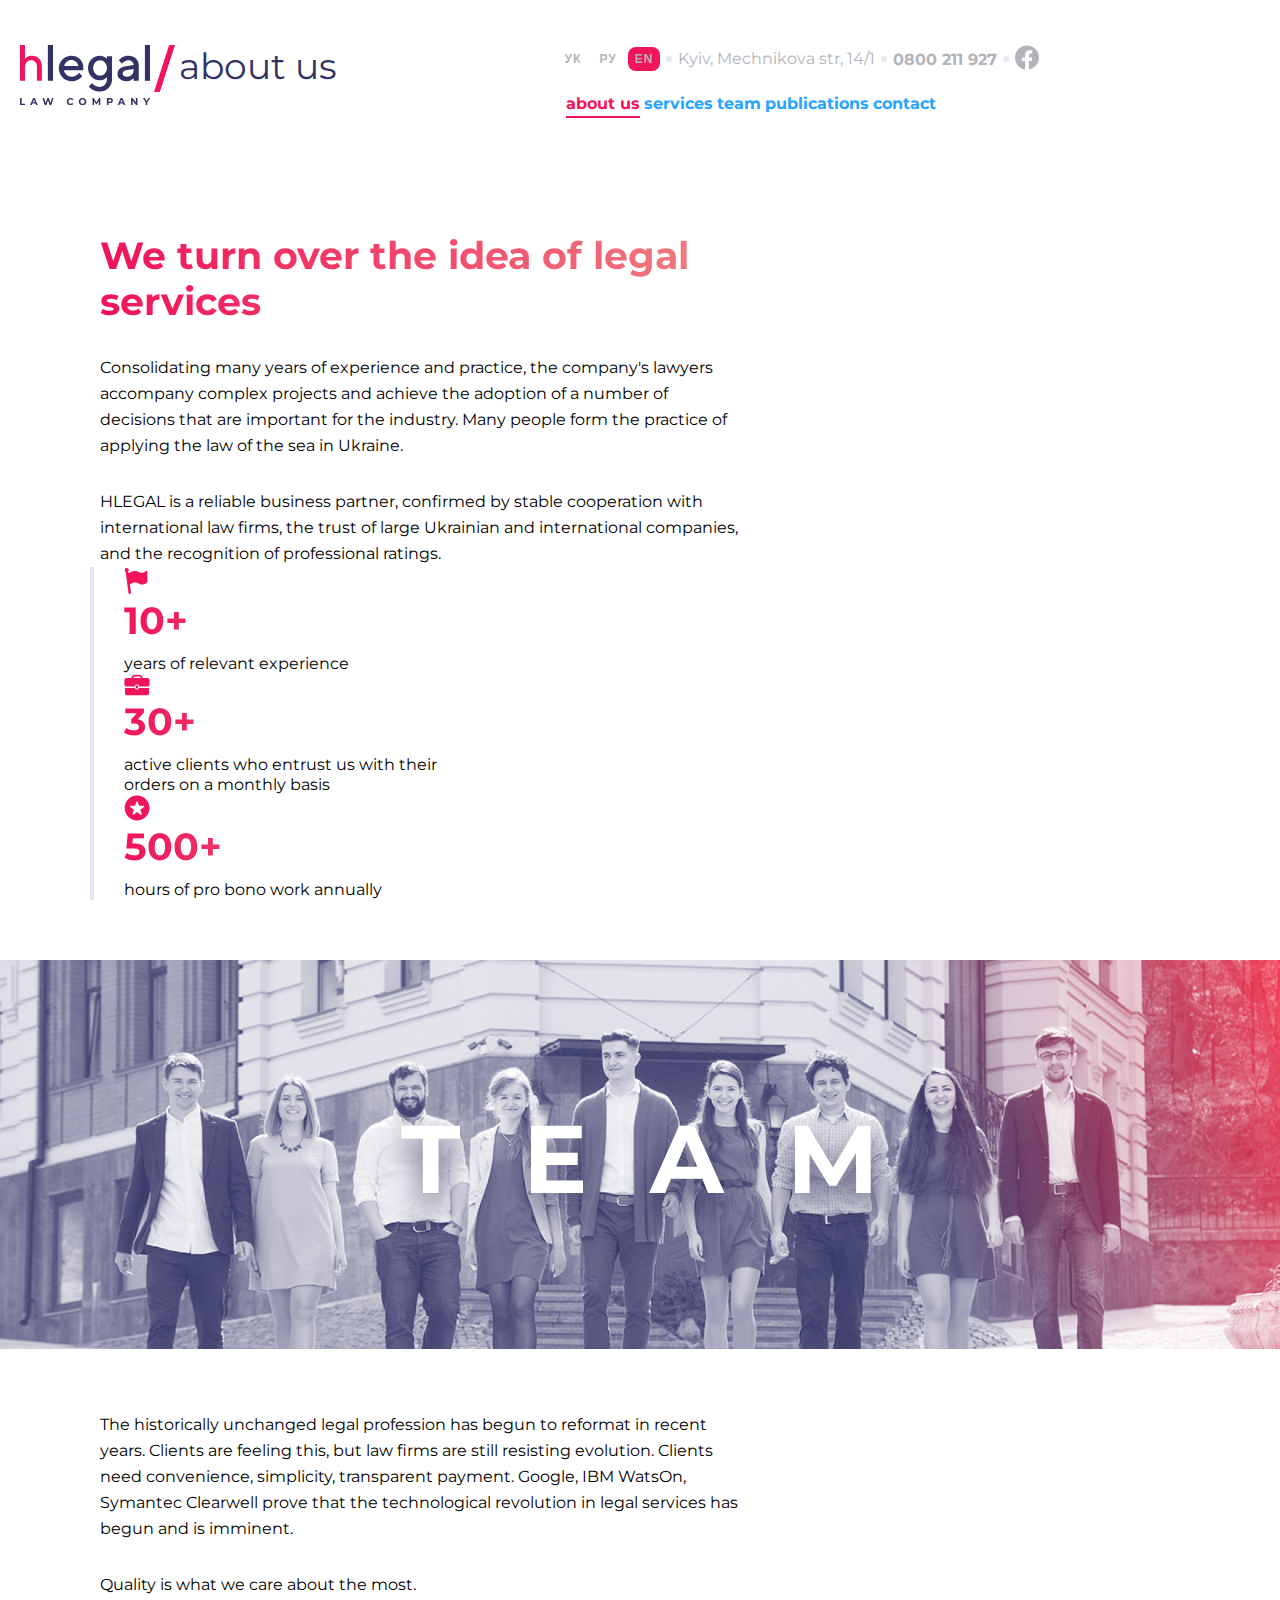
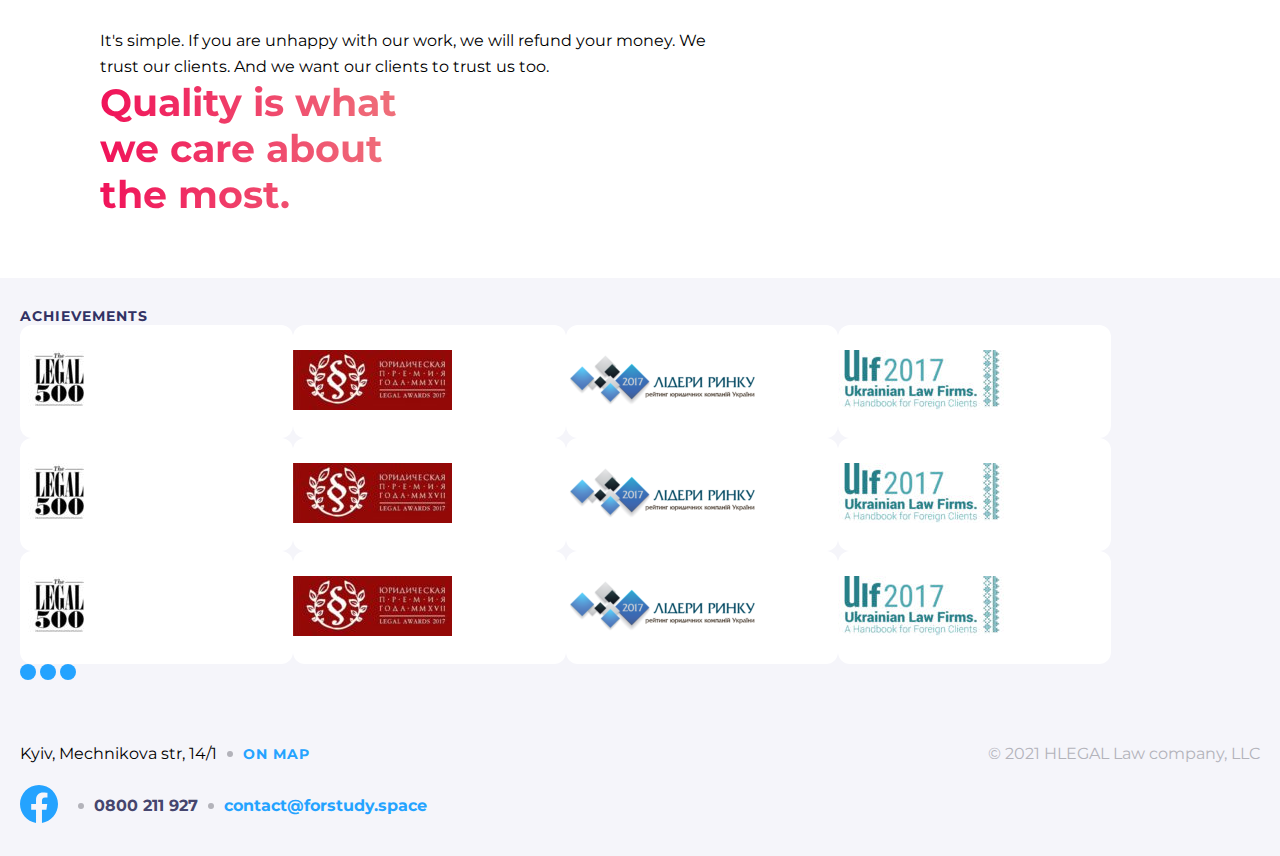
<file: pages/about-page.html>
<!DOCTYPE html>
<html lang="en">

<head>
    <meta charset="UTF-8">
    <meta http-equiv="X-UA-Compatible" content="IE=edge">
    <meta name="viewport" content="width=device-width, initial-scale=1.0">
    <title>About us</title>
    <!-- CSS only -->
    <link href="https://cdn.jsdelivr.net/npm/bootstrap@5.2.0/dist/css/bootstrap.min.css" rel="stylesheet"
        integrity="sha384-gH2yIJqKdNHPEq0n4Mqa/HGKIhSkIHeL5AyhkYV8i59U5AR6csBvApHHNl/vI1Bx" crossorigin="anonymous">
    <!-- JavaScript Bundle with Popper -->
    <script src="https://cdn.jsdelivr.net/npm/bootstrap@5.2.0/dist/js/bootstrap.bundle.min.js"
        integrity="sha384-A3rJD856KowSb7dwlZdYEkO39Gagi7vIsF0jrRAoQmDKKtQBHUuLZ9AsSv4jD4Xa"
        crossorigin="anonymous"></script>
    <link rel="stylesheet" href="../style/index.css">
</head>

<body>
    <div class="container">
        <header class="header theme-dark justify-content-sm-between">
            <div class="header__logo">
                <a href="../index.html" class="header__logo-link">
                    <svg class="header__logo_size" viewBox="0 0 130 60" fill="none" xmlns="http://www.w3.org/2000/svg">
                        <path
                            d="M4.95672 0H0V35.7986H4.95672V22.5177C4.95672 20.2709 5.51557 18.4984 6.63326 17.2502C7.75095 16.002 9.2817 15.353 11.1769 15.353C12.8049 15.353 14.1655 15.9521 15.2589 17.1004C16.3523 18.2738 16.9112 19.7466 16.9112 21.5191V35.8236H21.8922V21.5191C21.8922 18.2238 20.9932 15.6276 19.1951 13.6804C17.3971 11.7332 15.0402 10.7596 12.1731 10.7596C11.347 10.7596 10.5209 10.8594 9.71906 11.0841C8.89294 11.3088 8.2369 11.5584 7.70235 11.833C7.16781 12.1076 6.65756 12.4072 6.1959 12.7567C5.73424 13.1062 5.41838 13.3558 5.27259 13.5056C5.1268 13.6554 5.00532 13.7552 4.95672 13.8301V0Z"
                            fill="#F0145A" />
                        <path class="theme-light-logo" d="M32.9726 0H27.8628V35.7689H32.9726V0Z" fill="white" />
                        <path class="theme-light-logo"
                            d="M63.1114 25.293L63.3669 22.7381C63.3669 19.3145 62.2428 16.453 59.9433 14.1536C57.6439 11.8541 54.7824 10.73 51.3588 10.73C47.9352 10.73 44.9715 11.9563 42.5188 14.4091C40.0661 16.8618 38.8397 19.7744 38.8397 23.2491C38.8397 26.826 40.1172 29.8919 42.621 32.4468C45.1248 35.0017 48.1396 36.2792 51.6143 36.2792C52.9429 36.2792 54.1692 36.0748 55.3956 35.7171C56.6219 35.3083 57.6439 34.8995 58.3593 34.4907C59.1258 34.0308 59.8922 33.5199 60.5565 32.9578C61.2208 32.3957 61.6807 31.9869 61.8851 31.7314C62.0895 31.4759 62.2428 31.3226 62.345 31.1693L59.0236 27.8479L58.2571 28.8188C57.7461 29.432 56.8774 30.0452 55.6511 30.7095C54.3736 31.3737 53.0451 31.6803 51.6143 31.6803C49.6215 31.6803 47.9352 31.0671 46.5045 29.7897C45.0737 28.5122 44.205 27.0304 43.9495 25.293H63.1114ZM51.3588 15.0733C53.2495 15.0733 54.7824 15.6354 56.0599 16.7085C57.2862 17.8327 58.0527 19.2123 58.3593 20.9497H44.1539C44.6138 19.2123 45.4314 17.8327 46.7089 16.7085C47.9352 15.6354 49.5193 15.0733 51.3588 15.0733Z"
                            fill="white" />
                        <path class="theme-light-logo"
                            d="M86.9429 34.2863C86.9429 36.5347 86.2786 38.3742 84.899 39.805C83.5704 41.1846 81.8842 41.9 79.7891 41.9C78.8694 41.9 77.9496 41.7467 77.0809 41.4912C76.2122 41.2357 75.548 40.9291 74.9859 40.5714C74.4238 40.2137 73.9128 39.856 73.4018 39.3962C72.9419 38.9363 72.6354 38.6297 72.4821 38.4764C72.3288 38.3231 72.2266 38.1698 72.1244 38.0676L68.803 41.389L69.2118 41.9C69.4673 42.2577 69.9271 42.7176 70.5403 43.2285C71.1535 43.6884 71.8689 44.1994 72.6864 44.7104C73.504 45.1703 74.526 45.5791 75.8034 45.9368C77.0809 46.2944 78.4095 46.4988 79.7891 46.4988C83.2638 46.4988 86.1253 45.3236 88.5269 42.9731C90.8775 40.5714 92.0527 37.7099 92.0527 34.2352V11.241H86.9429V13.7959L86.0742 13.0294C85.5121 12.5184 84.6435 12.0074 83.4171 11.4965C82.1907 10.9855 80.8622 10.73 79.5336 10.73C76.4166 10.73 73.7595 11.9052 71.4601 14.3069C69.1607 16.7085 68.0365 19.57 68.0365 22.9936C68.0365 26.4172 69.1607 29.2787 71.4601 31.6803C73.7595 34.0819 76.4166 35.2572 79.5336 35.2572C80.4023 35.2572 81.2199 35.155 82.0885 34.9506C82.9061 34.6951 83.5704 34.4396 84.1325 34.1841C84.6946 33.9286 85.2055 33.622 85.6654 33.2644C86.1253 32.9067 86.483 32.6512 86.5852 32.549L86.9429 32.1913V34.2863ZM73.1463 22.9936C73.1463 20.8475 73.8106 19.059 75.1903 17.5772C76.5699 16.0953 78.2051 15.3288 80.0446 15.3288C81.8842 15.3288 83.5193 16.0953 84.899 17.5772C86.2275 19.059 86.9429 20.8475 86.9429 22.9936C86.9429 25.1397 86.2275 26.9282 84.899 28.41C83.5193 29.8919 81.8842 30.6583 80.0446 30.6583C78.2051 30.6583 76.5699 29.8919 75.1903 28.41C73.8106 26.9282 73.1463 25.1397 73.1463 22.9936Z"
                            fill="white" />
                        <path class="theme-light-logo"
                            d="M118.724 35.7682V19.9277C118.724 17.3217 117.753 15.1244 115.863 13.3871C113.972 11.5987 111.519 10.73 108.504 10.73C107.329 10.73 106.154 10.8833 105.03 11.1899C103.906 11.5476 102.986 11.9052 102.321 12.314C101.657 12.7228 100.993 13.1827 100.38 13.7448C99.7666 14.2558 99.4089 14.6135 99.2045 14.8179C99.0512 15.0222 98.8979 15.1755 98.7957 15.3288L102.117 18.6502L102.781 17.7816C103.19 17.2195 103.906 16.7085 104.979 16.1464C106.052 15.5843 107.227 15.3288 108.504 15.3288C109.986 15.3288 111.213 15.7887 112.183 16.6574C113.154 17.5261 113.614 18.6502 113.614 19.9277L104.672 21.4606C102.475 21.8183 100.686 22.687 99.46 24.0667C98.1825 25.4463 97.5182 27.1326 97.5182 29.1254C97.5182 31.016 98.3358 32.6512 99.971 34.0819C101.657 35.5638 103.701 36.2792 106.205 36.2792C107.074 36.2792 107.891 36.177 108.709 35.9215C109.577 35.7171 110.242 35.4616 110.804 35.2061C111.366 34.9506 111.877 34.644 112.337 34.2863C112.797 33.9287 113.103 33.6732 113.308 33.571C113.461 33.4177 113.563 33.2644 113.614 33.2133V35.7682H118.724ZM106.971 31.6803C105.643 31.6803 104.57 31.3737 103.803 30.7606C102.986 30.1474 102.628 29.432 102.628 28.6144C102.628 27.7457 102.884 26.9793 103.446 26.4172C104.008 25.8551 104.774 25.4463 105.694 25.293L113.614 24.0156V24.5265C113.614 26.826 113.052 28.5633 111.877 29.8408C110.702 31.0671 109.066 31.6803 106.971 31.6803Z"
                            fill="white" />
                        <path class="theme-light-logo" d="M130 0H124.89V35.7689H130V0Z" fill="white" />
                        <path class="theme-light-logo" d="M0 53.1185H1.59915V58.7253H5.06396V60.0283H0V53.1185Z"
                            fill="white" />
                        <path class="theme-light-logo"
                            d="M15.5016 58.5477H12.2934L11.6814 60.0283H10.0428L13.1226 53.1185H14.702L17.7917 60.0283H16.1136L15.5016 58.5477ZM14.9982 57.3335L13.9025 54.688L12.8067 57.3335H14.9982Z"
                            fill="white" />
                        <path class="theme-light-logo"
                            d="M33.5121 53.1185L31.2516 60.0283H29.534L28.0138 55.3494L26.4443 60.0283H24.7366L22.4662 53.1185H24.1245L25.6842 57.9751L27.313 53.1185H28.7937L30.3731 58.0146L31.9821 53.1185H33.5121Z"
                            fill="white" />
                        <path class="theme-light-logo"
                            d="M50.5232 60.1468C49.819 60.1468 49.1807 59.9954 48.6082 59.6927C48.0422 59.3834 47.5947 58.959 47.2657 58.4193C46.9432 57.8731 46.782 57.2578 46.782 56.5734C46.782 55.889 46.9432 55.277 47.2657 54.7373C47.5947 54.1911 48.0422 53.7667 48.6082 53.464C49.1807 53.1547 49.8223 53 50.5331 53C51.1319 53 51.6716 53.1053 52.152 53.3159C52.6389 53.5265 53.047 53.8292 53.376 54.224L52.3494 55.1717C51.8821 54.6321 51.303 54.3622 50.612 54.3622C50.1843 54.3622 49.8026 54.4577 49.467 54.6485C49.1313 54.8328 48.8681 55.0927 48.6773 55.4283C48.493 55.764 48.4009 56.1456 48.4009 56.5734C48.4009 57.0012 48.493 57.3828 48.6773 57.7185C48.8681 58.0541 49.1313 58.3173 49.467 58.5082C49.8026 58.6924 50.1843 58.7846 50.612 58.7846C51.303 58.7846 51.8821 58.5115 52.3494 57.9653L53.376 58.9129C53.047 59.3143 52.6389 59.6203 52.152 59.8309C51.665 60.0415 51.1221 60.1468 50.5232 60.1468Z"
                            fill="white" />
                        <path class="theme-light-logo"
                            d="M62.5933 60.1468C61.876 60.1468 61.2278 59.9922 60.6487 59.6829C60.0761 59.3736 59.6253 58.9491 59.2963 58.4095C58.9738 57.8632 58.8126 57.2512 58.8126 56.5734C58.8126 55.8956 58.9738 55.2868 59.2963 54.7472C59.6253 54.201 60.0761 53.7733 60.6487 53.464C61.2278 53.1547 61.876 53 62.5933 53C63.3106 53 63.9555 53.1547 64.5281 53.464C65.1006 53.7733 65.5514 54.201 65.8804 54.7472C66.2095 55.2868 66.374 55.8956 66.374 56.5734C66.374 57.2512 66.2095 57.8632 65.8804 58.4095C65.5514 58.9491 65.1006 59.3736 64.5281 59.6829C63.9555 59.9922 63.3106 60.1468 62.5933 60.1468ZM62.5933 58.7846C63.0013 58.7846 63.3698 58.6924 63.6989 58.5082C64.0279 58.3173 64.2846 58.0541 64.4688 57.7185C64.6597 57.3828 64.7551 57.0012 64.7551 56.5734C64.7551 56.1456 64.6597 55.764 64.4688 55.4283C64.2846 55.0927 64.0279 54.8328 63.6989 54.6485C63.3698 54.4577 63.0013 54.3622 62.5933 54.3622C62.1853 54.3622 61.8168 54.4577 61.4877 54.6485C61.1587 54.8328 60.8987 55.0927 60.7079 55.4283C60.5236 55.764 60.4315 56.1456 60.4315 56.5734C60.4315 57.0012 60.5236 57.3828 60.7079 57.7185C60.8987 58.0541 61.1587 58.3173 61.4877 58.5082C61.8168 58.6924 62.1853 58.7846 62.5933 58.7846Z"
                            fill="white" />
                        <path class="theme-light-logo"
                            d="M78.7995 60.0283L78.7896 55.8824L76.7561 59.2979H76.0355L74.0119 55.9713V60.0283H72.5115V53.1185H73.8342L76.4205 57.4125L78.9673 53.1185H80.2802L80.2999 60.0283H78.7995Z"
                            fill="white" />
                        <path class="theme-light-logo"
                            d="M89.8659 53.1185C90.478 53.1185 91.0077 53.2205 91.4552 53.4245C91.9093 53.6285 92.2581 53.918 92.5016 54.2931C92.7451 54.6682 92.8668 55.1125 92.8668 55.6258C92.8668 56.1325 92.7451 56.5767 92.5016 56.9584C92.2581 57.3335 91.9093 57.623 91.4552 57.8271C91.0077 58.0245 90.478 58.1232 89.8659 58.1232H88.4741V60.0283H86.8749V53.1185H89.8659ZM89.7771 56.8202C90.2575 56.8202 90.6227 56.7182 90.8728 56.5142C91.1229 56.3036 91.2479 56.0074 91.2479 55.6258C91.2479 55.2375 91.1229 54.9414 90.8728 54.7373C90.6227 54.5268 90.2575 54.4215 89.7771 54.4215H88.4741V56.8202H89.7771Z"
                            fill="white" />
                        <path class="theme-light-logo"
                            d="M103.148 58.5477H99.9396L99.3276 60.0283H97.6889L100.769 53.1185H102.348L105.438 60.0283H103.76L103.148 58.5477ZM102.644 57.3335L101.549 54.688L100.453 57.3335H102.644Z"
                            fill="white" />
                        <path class="theme-light-logo"
                            d="M117.428 53.1185V60.0283H116.115L112.67 55.8331V60.0283H111.09V53.1185H112.413L115.848 57.3137V53.1185H117.428Z"
                            fill="white" />
                        <path class="theme-light-logo"
                            d="M127.315 57.5803V60.0283H125.716V57.5605L123.041 53.1185H124.739L126.585 56.1884L128.43 53.1185H130L127.315 57.5803Z"
                            fill="white" />
                    </svg>
                </a>
                <svg class="header__slash" viewBox="0 0 21 47" fill="none" xmlns="http://www.w3.org/2000/svg">
                    <path fill-rule="evenodd" clip-rule="evenodd" d="M15.1752 0H21L5.82482 47H0L15.1752 0Z"
                        fill="#F0145A" />
                </svg>

                <h2 class="page-name theme-light-logo">about us</h2>
            </div>
            <div class="header__panel header__panel-light">
                <div class="header__lang">
                    <button class="lang theme-light-text-gray">УК</button>
                    <button class="lang theme-light-text-gray">РУ</button>
                    <button class="lang theme-light-text-gray lang_active">EN</button>
                </div>
                <a href="#" class="header__city header-circle-start_grey theme-light-text-gray">Kyiv, Mechnikova
                    str,
                    14/1</a>
                <h4 class="header__call h-4 header-circle_grey theme-light-text-gray">0800 211 927</h4>
                <a href="https://www.facebook.com/Hillel.IT.School" target="_blank" class="header__facebook">
                    <svg width="24" height="25" viewBox="0 0 24 25" fill="none" xmlns="http://www.w3.org/2000/svg">
                        <path class="theme-light-facebook header__facebook_hover"
                            d="M24 12.5733C24 5.90541 18.6274 0.5 12 0.5C5.37258 0.5 0 5.90541 0 12.5733C0 18.5995 4.38823 23.5943 10.125 24.5V16.0633H7.07813V12.5733H10.125V9.91343C10.125 6.88755 11.9165 5.21615 14.6576 5.21615C15.9705 5.21615 17.3438 5.45195 17.3438 5.45195V8.42313H15.8306C14.3399 8.42313 13.875 9.35379 13.875 10.3086V12.5733H17.2031L16.6711 16.0633H13.875V24.5C19.6118 23.5943 24 18.5995 24 12.5733Z"
                            fill="white" />
                    </svg>
                </a>
            </div>

            <div class="offcanvas offcanvas-bottom" tabindex="-1" id="offcanvasBottom"
                aria-labelledby="offcanvasBottomLabel">
                <div class="offcanvas-header flex-column">
                    <button type="button" class="btn-close align-self-end" data-bs-dismiss="offcanvas"
                        aria-label="Close"></button>
                    <nav class="nav-canvas d-flex align-items-center">
                        <a href="../pages/about-page.html" class="header__link h-4 link_active">about
                            us</a>
                        <a href="../pages/services.html" class="header__link h-4 theme-light-link">services</a>
                        <a href="./team-page.html" class="header__link h-4 theme-light-link">team</a>
                        <a href="./publications-page.html" class="header__link h-4 theme-light-link">publications</a>
                        <a href="./contact-page.html" class="header__link h-4 theme-light-link">contact</a>
                    </nav>
                </div>
            </div>
            <!-- CANVAS -->
            <div class="mark-dn" type="button" data-bs-toggle="offcanvas" data-bs-target="#offcanvasBottom"
                aria-controls="offcanvasBottom">
                <svg width="32" height="33" viewBox="0 0 32 33" fill="none" xmlns="http://www.w3.org/2000/svg">
                    <path d="M7 10.5H25" stroke="rgba(50, 50, 100, 1)" stroke-width="2" />
                    <path d="M7 16.5H25" stroke="rgba(50, 50, 100, 1)" stroke-width="2" />
                    <path d="M7 22.5H25" stroke="rgba(50, 50, 100, 1)" stroke-width="2" />
                </svg>
            </div>
        </header>
    </div>

    <div class="container">
        <div class="page-about-wrap">
            <div class="coll-wrap">
                <main class="page-about d-flex flex-wrap justify-content-between">
                    <div class="coll-lg-8 coll-sm-12">
                        <h1 class="page-about__h1 lg theme-text-gradient pb-30">We turn over the idea of legal services
                        </h1>
                        <p class="text-regular pb-30">Consolidating many years of experience and practice, the company's
                            lawyers
                            accompany complex projects and achieve the adoption of a number of decisions that are
                            important
                            for the industry. Many people form the practice of applying the law of the sea in Ukraine.
                        </p>
                        <p class="text-regular">HLEGAL is a reliable business partner, confirmed by stable cooperation
                            with
                            international law firms, the trust of large Ukrainian and international companies, and the
                            recognition of professional ratings.</p>
                    </div>
                    <div class="coll-lg-4 coll-sm-12 benefits d-flex flex-column">
                        <div class="benefits-wrap">
                            <div class="benefits__item d-flex">
                                <img src="../assets/about-page/item1.svg" alt="item" class="benefits__img">
                                <h2 class="lg benefits__number theme-text-gradient">10+</h2>
                            </div>
                            <p class="benefits__text text-link">years of relevant experience</p>
                        </div>
                        <div class="benefits-wrap">
                            <div class="benefits__item d-flex">
                                <img src="../assets/about-page/item2.svg" alt="item" class="benefits__img">
                                <h2 class="lg benefits__number theme-text-gradient">30+</h2>
                            </div>
                            <p class="benefits__text text-link">active clients who entrust us with their orders on a
                                monthly
                                basis</p>
                        </div>
                        <div class="benefits-wrap">
                            <div class="benefits__item d-flex">
                                <img src="../assets/about-page/item3.svg" alt="item" class="benefits__img">
                                <h2 class="lg benefits__number theme-text-gradient">500+</h2>
                            </div>
                            <p class="benefits__text text-link">hours of pro bono work annually</p>
                        </div>
                    </div>
                </main>
            </div>
        </div>
    </div>

    <div class="team">
        <img src="../assets/about-page/Team.png" alt="" class="team__image">
        <h2 class="team__text">Team</h2>
    </div>

    <div class="container">
        <div class="page-about-wrap">
            <div class="page-about coll-wrap d-flex justify-content-between flex-wrap">
                <div class="coll-lg-8 coll-sm-12">
                    <p class="text-regular pb-30">The historically unchanged legal profession has begun to reformat in
                        recent
                        years.
                        Clients are feeling this, but law firms are still resisting evolution. Clients need convenience,
                        simplicity,
                        transparent payment. Google, IBM WatsOn, Symantec Clearwell prove that the technological
                        revolution
                        in
                        legal
                        services has begun and is imminent.
                    </p>
                    <p class="text-regular pb-30">Quality is what we care about the most.</p>
                    <p class="text-regular">It's simple. If you are unhappy with our work, we will refund your money. We
                        trust
                        our
                        clients. And we want
                        our clients to trust us too.</p>
                </div>
                <div class="coll-lg-4 coll-sm-12">
                    <h2 class="lg theme-text-gradient">Quality is what we care about the most.</h2>
                </div>
            </div>
        </div>
    </div>
    <div class="grey-wrap">
        <div class="container">
            <div id="carouselExampleIndicators" class="carousel slide d-flex flex-column" data-bs-ride="true">
                <h3 class="align-self-center h3-caps theme-light-text-indigo">achievements</h3>
                <div class="carousel-inner">
                    <div class="carousel-item active ">
                        <div class="carousel-content justify-content-between d-none-sm">
                            <div class="carousel-img-wrap"><img src="../assets/about-page/Achievment-1.png"
                                    class="d-block carousel-img" alt="..."></div>
                            <div class="carousel-img-wrap"><img src="../assets/about-page/Achievment-2.png"
                                    class="d-block carousel-img" alt="..."></div>
                            <div class="carousel-img-wrap"><img src="../assets/about-page/Achievment-3.png"
                                    class="d-block carousel-img" alt="..."></div>
                            <div class="carousel-img-wrap"><img src="../assets/about-page/Achievment-4.png"
                                    class="d-block carousel-img" alt="..."></div>
                        </div>
                    </div>
                    <div class="carousel-item ">
                        <div class="carousel-content justify-content-between d-none-sm">
                            <div class="carousel-img-wrap"><img src="../assets/about-page/Achievment-1.png"
                                    class="d-block carousel-img" alt="..."></div>
                            <div class="carousel-img-wrap"><img src="../assets/about-page/Achievment-2.png"
                                    class="d-block carousel-img" alt="..."></div>
                            <div class="carousel-img-wrap"><img src="../assets/about-page/Achievment-3.png"
                                    class="d-block carousel-img" alt="..."></div>
                            <div class="carousel-img-wrap"><img src="../assets/about-page/Achievment-4.png"
                                    class="d-block carousel-img" alt="..."></div>
                        </div>
                    </div>
                    <div class="carousel-item ">
                        <div class="carousel-content justify-content-between d-none-sm">
                            <div class="carousel-img-wrap"><img src="../assets/about-page/Achievment-1.png"
                                    class="d-block carousel-img" alt="..."></div>
                            <div class="carousel-img-wrap"><img src="../assets/about-page/Achievment-2.png"
                                    class="d-block carousel-img" alt="..."></div>
                            <div class="carousel-img-wrap"><img src="../assets/about-page/Achievment-3.png"
                                    class="d-block carousel-img" alt="..."></div>
                            <div class="carousel-img-wrap"><img src="../assets/about-page/Achievment-4.png"
                                    class="d-block carousel-img" alt="..."></div>
                        </div>
                    </div>
                    <!-- mobile -->
                    <div class="  carousel-item">
                        <div class="d-none-lg d-show-sm justify-content-between">
                            <div class="carousel-img-wrap"><img src="../assets/about-page/Achievment-1.png"
                                    class="d-block carousel-img" alt="..."></div>
                        </div>
                    </div>
                    <div class="  carousel-item">
                        <div class="d-none-lg d-show-sm justify-content-between">
                            <div class="carousel-img-wrap"><img src="../assets/about-page/Achievment-2.png"
                                    class="d-block carousel-img" alt="..."></div>
                        </div>
                    </div>
                    <div class="  carousel-item">
                        <div class="d-none-lg d-show-sm justify-content-between">
                            <div class="carousel-img-wrap"><img src="../assets/about-page/Achievment-3.png"
                                    class="d-block carousel-img" alt="..."></div>
                        </div>
                    </div>
                    <div class="  carousel-item">
                        <div class="d-none-lg d-show-sm justify-content-between">
                            <div class="carousel-img-wrap"><img src="../assets/about-page/Achievment-4.png"
                                    class="d-block carousel-img" alt="..."></div>
                        </div>
                    </div>
                </div>
                <div class="carousel-indicators">
                    <button type="button" data-bs-target="#carouselExampleIndicators" data-bs-slide-to="0"
                        class="active d-none-sm" aria-current="true" aria-label="Slide 1"></button>
                    <button class="d-none-sm" type="button" data-bs-target="#carouselExampleIndicators"
                        data-bs-slide-to="1" aria-label="Slide 2"></button>
                    <button class="d-none-sm" type="button" data-bs-target="#carouselExampleIndicators"
                        data-bs-slide-to="2" aria-label="Slide 3"></button>

                    <button class="d-none-lg d-show-sm " type="button" data-bs-target="#carouselExampleIndicators"
                        data-bs-slide-to="3" aria-label="Slide 4"></button>
                    <button class="d-none-lg d-show-sm " type="button" data-bs-target="#carouselExampleIndicators"
                        data-bs-slide-to="4" aria-label="Slide 5"></button>
                    <button class="d-none-lg d-show-sm " type="button" data-bs-target="#carouselExampleIndicators"
                        data-bs-slide-to="5" aria-label="Slide 6"></button>
                    <button class="d-none-lg d-show-sm " type="button" data-bs-target="#carouselExampleIndicators"
                        data-bs-slide-to="6" aria-label="Slide 7"></button>
                </div>
            </div>
        </div>
    </div>
    </div>

    <div class="footer-wrap">
        <div class="container">
            <footer class="footer">
                <div class="footer__section">
                    <div class="footer__location">
                        <h4 class="footer__city footer-style-text">Kyiv, Mechnikova str, 14/1</h4>
                        <a href="https://www.google.com/maps/place/%D1%83%D0%BB.+%D0%9C%D0%B5%D1%87%D0%BD%D0%B8%D0%BA%D0%BE%D0%B2%D0%B0,+14%2F1,+%D0%9A%D0%B8%D0%B5%D0%B2,+02000/@50.436795,30.5305163,17z/data=!3m1!4b1!4m5!3m4!1s0x40d4cf07295b8e39:0x17b2112e2dc0e7a!8m2!3d50.436795!4d30.532705"
                            class="footer__link-map" target="_blank">
                            <h3 class="footer__h3 h3-caps">On map</h3>
                        </a>
                    </div>
                    <div class="footer__contacts">
                        <a href="https://www.facebook.com/Hillel.IT.School" class="footer__link-facebook"
                            target="_blank"><img src="../assets/footer/facebook-blue.svg" alt="facebook"
                                class="footer__img-facebook"></a>
                        <h4 class="footer__call h-4">0800 211 927</h4>
                        <a href="" class="footer__link-mail">
                            <h4 class="footer__link-mail-address  h-4">contact@forstudy.space</h4>
                        </a>
                    </div>
                </div>
                <div class="footer__copyright footer-style-text">© 2021 HLEGAL Law company, LLC</div>
            </footer>
        </div>
    </div>
</body>

</html>
</file>
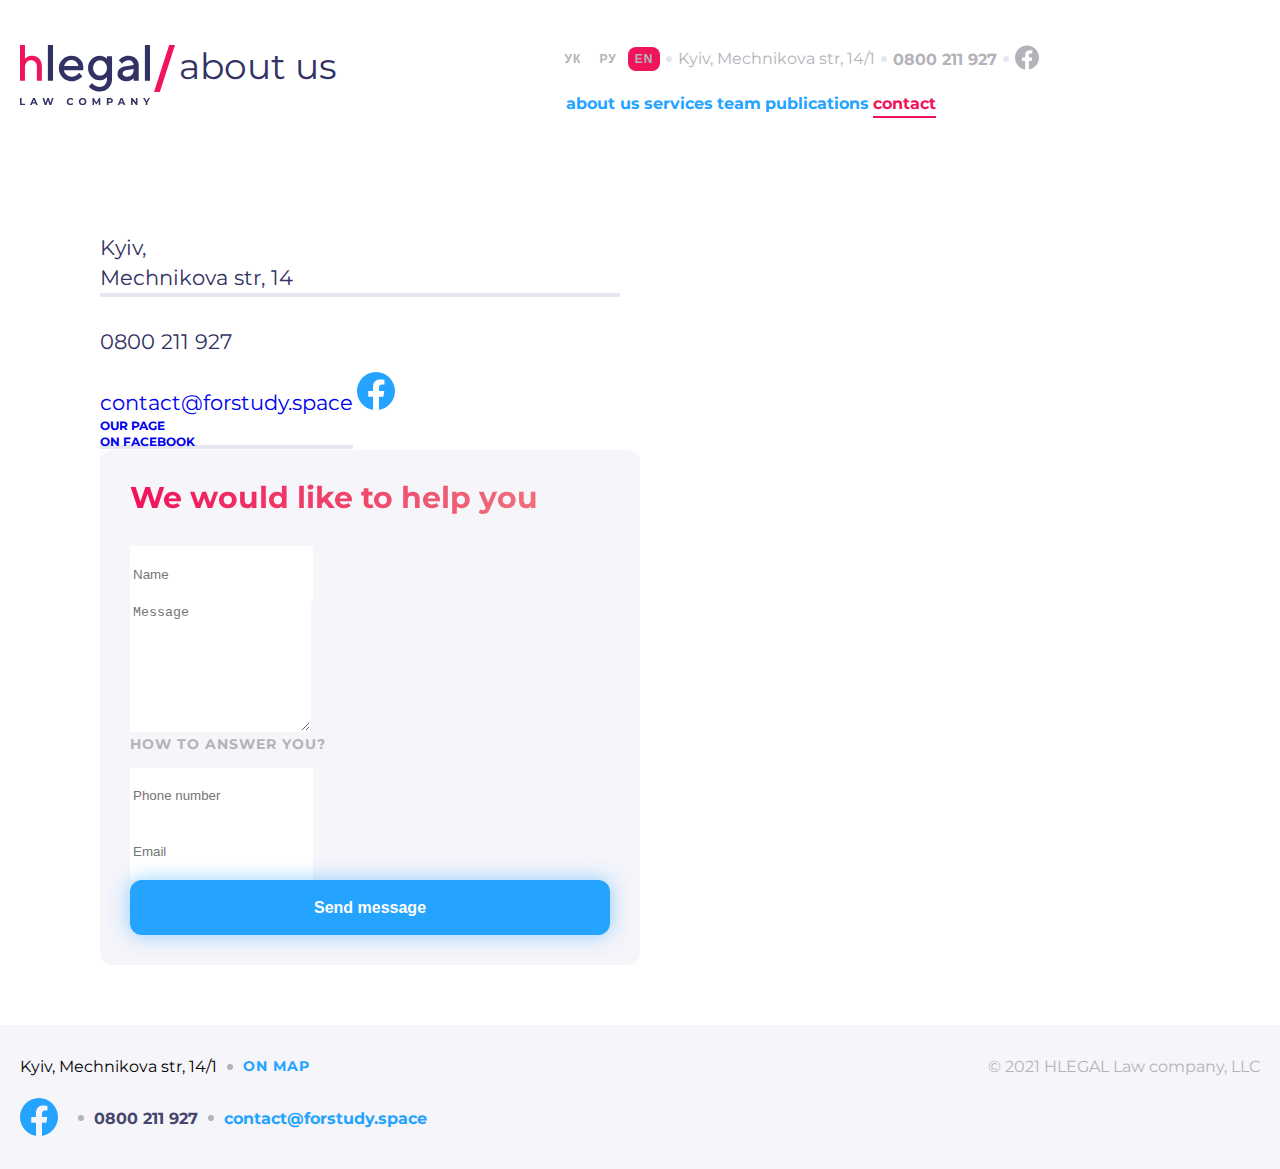
<file: pages/contact-page.html>
<!DOCTYPE html>
<html lang="en">

<head>
    <meta charset="UTF-8">
    <meta http-equiv="X-UA-Compatible" content="IE=edge">
    <meta name="viewport" content="width=device-width, initial-scale=1.0">
    <!-- CSS only -->
    <link href="https://cdn.jsdelivr.net/npm/bootstrap@5.2.0/dist/css/bootstrap.min.css" rel="stylesheet"
        integrity="sha384-gH2yIJqKdNHPEq0n4Mqa/HGKIhSkIHeL5AyhkYV8i59U5AR6csBvApHHNl/vI1Bx" crossorigin="anonymous">
    <!-- JavaScript Bundle with Popper -->
    <script src="https://cdn.jsdelivr.net/npm/bootstrap@5.2.0/dist/js/bootstrap.bundle.min.js"
        integrity="sha384-A3rJD856KowSb7dwlZdYEkO39Gagi7vIsF0jrRAoQmDKKtQBHUuLZ9AsSv4jD4Xa"
        crossorigin="anonymous"></script>
    <link rel="stylesheet" href="../style/index.css">
    <title>Contact</title>
</head>

<body>
    <div class="page-wrap d-flex flex-column justify-content-between">
        <div class="container">
            <header class="header theme-dark justify-content-sm-between">
                <div class="header__logo">
                    <a href="../index.html" class="header__logo-link">
                        <svg class="header__logo_size" viewBox="0 0 130 60" fill="none"
                            xmlns="http://www.w3.org/2000/svg">
                            <path
                                d="M4.95672 0H0V35.7986H4.95672V22.5177C4.95672 20.2709 5.51557 18.4984 6.63326 17.2502C7.75095 16.002 9.2817 15.353 11.1769 15.353C12.8049 15.353 14.1655 15.9521 15.2589 17.1004C16.3523 18.2738 16.9112 19.7466 16.9112 21.5191V35.8236H21.8922V21.5191C21.8922 18.2238 20.9932 15.6276 19.1951 13.6804C17.3971 11.7332 15.0402 10.7596 12.1731 10.7596C11.347 10.7596 10.5209 10.8594 9.71906 11.0841C8.89294 11.3088 8.2369 11.5584 7.70235 11.833C7.16781 12.1076 6.65756 12.4072 6.1959 12.7567C5.73424 13.1062 5.41838 13.3558 5.27259 13.5056C5.1268 13.6554 5.00532 13.7552 4.95672 13.8301V0Z"
                                fill="#F0145A" />
                            <path class="theme-light-logo" d="M32.9726 0H27.8628V35.7689H32.9726V0Z" fill="white" />
                            <path class="theme-light-logo"
                                d="M63.1114 25.293L63.3669 22.7381C63.3669 19.3145 62.2428 16.453 59.9433 14.1536C57.6439 11.8541 54.7824 10.73 51.3588 10.73C47.9352 10.73 44.9715 11.9563 42.5188 14.4091C40.0661 16.8618 38.8397 19.7744 38.8397 23.2491C38.8397 26.826 40.1172 29.8919 42.621 32.4468C45.1248 35.0017 48.1396 36.2792 51.6143 36.2792C52.9429 36.2792 54.1692 36.0748 55.3956 35.7171C56.6219 35.3083 57.6439 34.8995 58.3593 34.4907C59.1258 34.0308 59.8922 33.5199 60.5565 32.9578C61.2208 32.3957 61.6807 31.9869 61.8851 31.7314C62.0895 31.4759 62.2428 31.3226 62.345 31.1693L59.0236 27.8479L58.2571 28.8188C57.7461 29.432 56.8774 30.0452 55.6511 30.7095C54.3736 31.3737 53.0451 31.6803 51.6143 31.6803C49.6215 31.6803 47.9352 31.0671 46.5045 29.7897C45.0737 28.5122 44.205 27.0304 43.9495 25.293H63.1114ZM51.3588 15.0733C53.2495 15.0733 54.7824 15.6354 56.0599 16.7085C57.2862 17.8327 58.0527 19.2123 58.3593 20.9497H44.1539C44.6138 19.2123 45.4314 17.8327 46.7089 16.7085C47.9352 15.6354 49.5193 15.0733 51.3588 15.0733Z"
                                fill="white" />
                            <path class="theme-light-logo"
                                d="M86.9429 34.2863C86.9429 36.5347 86.2786 38.3742 84.899 39.805C83.5704 41.1846 81.8842 41.9 79.7891 41.9C78.8694 41.9 77.9496 41.7467 77.0809 41.4912C76.2122 41.2357 75.548 40.9291 74.9859 40.5714C74.4238 40.2137 73.9128 39.856 73.4018 39.3962C72.9419 38.9363 72.6354 38.6297 72.4821 38.4764C72.3288 38.3231 72.2266 38.1698 72.1244 38.0676L68.803 41.389L69.2118 41.9C69.4673 42.2577 69.9271 42.7176 70.5403 43.2285C71.1535 43.6884 71.8689 44.1994 72.6864 44.7104C73.504 45.1703 74.526 45.5791 75.8034 45.9368C77.0809 46.2944 78.4095 46.4988 79.7891 46.4988C83.2638 46.4988 86.1253 45.3236 88.5269 42.9731C90.8775 40.5714 92.0527 37.7099 92.0527 34.2352V11.241H86.9429V13.7959L86.0742 13.0294C85.5121 12.5184 84.6435 12.0074 83.4171 11.4965C82.1907 10.9855 80.8622 10.73 79.5336 10.73C76.4166 10.73 73.7595 11.9052 71.4601 14.3069C69.1607 16.7085 68.0365 19.57 68.0365 22.9936C68.0365 26.4172 69.1607 29.2787 71.4601 31.6803C73.7595 34.0819 76.4166 35.2572 79.5336 35.2572C80.4023 35.2572 81.2199 35.155 82.0885 34.9506C82.9061 34.6951 83.5704 34.4396 84.1325 34.1841C84.6946 33.9286 85.2055 33.622 85.6654 33.2644C86.1253 32.9067 86.483 32.6512 86.5852 32.549L86.9429 32.1913V34.2863ZM73.1463 22.9936C73.1463 20.8475 73.8106 19.059 75.1903 17.5772C76.5699 16.0953 78.2051 15.3288 80.0446 15.3288C81.8842 15.3288 83.5193 16.0953 84.899 17.5772C86.2275 19.059 86.9429 20.8475 86.9429 22.9936C86.9429 25.1397 86.2275 26.9282 84.899 28.41C83.5193 29.8919 81.8842 30.6583 80.0446 30.6583C78.2051 30.6583 76.5699 29.8919 75.1903 28.41C73.8106 26.9282 73.1463 25.1397 73.1463 22.9936Z"
                                fill="white" />
                            <path class="theme-light-logo"
                                d="M118.724 35.7682V19.9277C118.724 17.3217 117.753 15.1244 115.863 13.3871C113.972 11.5987 111.519 10.73 108.504 10.73C107.329 10.73 106.154 10.8833 105.03 11.1899C103.906 11.5476 102.986 11.9052 102.321 12.314C101.657 12.7228 100.993 13.1827 100.38 13.7448C99.7666 14.2558 99.4089 14.6135 99.2045 14.8179C99.0512 15.0222 98.8979 15.1755 98.7957 15.3288L102.117 18.6502L102.781 17.7816C103.19 17.2195 103.906 16.7085 104.979 16.1464C106.052 15.5843 107.227 15.3288 108.504 15.3288C109.986 15.3288 111.213 15.7887 112.183 16.6574C113.154 17.5261 113.614 18.6502 113.614 19.9277L104.672 21.4606C102.475 21.8183 100.686 22.687 99.46 24.0667C98.1825 25.4463 97.5182 27.1326 97.5182 29.1254C97.5182 31.016 98.3358 32.6512 99.971 34.0819C101.657 35.5638 103.701 36.2792 106.205 36.2792C107.074 36.2792 107.891 36.177 108.709 35.9215C109.577 35.7171 110.242 35.4616 110.804 35.2061C111.366 34.9506 111.877 34.644 112.337 34.2863C112.797 33.9287 113.103 33.6732 113.308 33.571C113.461 33.4177 113.563 33.2644 113.614 33.2133V35.7682H118.724ZM106.971 31.6803C105.643 31.6803 104.57 31.3737 103.803 30.7606C102.986 30.1474 102.628 29.432 102.628 28.6144C102.628 27.7457 102.884 26.9793 103.446 26.4172C104.008 25.8551 104.774 25.4463 105.694 25.293L113.614 24.0156V24.5265C113.614 26.826 113.052 28.5633 111.877 29.8408C110.702 31.0671 109.066 31.6803 106.971 31.6803Z"
                                fill="white" />
                            <path class="theme-light-logo" d="M130 0H124.89V35.7689H130V0Z" fill="white" />
                            <path class="theme-light-logo" d="M0 53.1185H1.59915V58.7253H5.06396V60.0283H0V53.1185Z"
                                fill="white" />
                            <path class="theme-light-logo"
                                d="M15.5016 58.5477H12.2934L11.6814 60.0283H10.0428L13.1226 53.1185H14.702L17.7917 60.0283H16.1136L15.5016 58.5477ZM14.9982 57.3335L13.9025 54.688L12.8067 57.3335H14.9982Z"
                                fill="white" />
                            <path class="theme-light-logo"
                                d="M33.5121 53.1185L31.2516 60.0283H29.534L28.0138 55.3494L26.4443 60.0283H24.7366L22.4662 53.1185H24.1245L25.6842 57.9751L27.313 53.1185H28.7937L30.3731 58.0146L31.9821 53.1185H33.5121Z"
                                fill="white" />
                            <path class="theme-light-logo"
                                d="M50.5232 60.1468C49.819 60.1468 49.1807 59.9954 48.6082 59.6927C48.0422 59.3834 47.5947 58.959 47.2657 58.4193C46.9432 57.8731 46.782 57.2578 46.782 56.5734C46.782 55.889 46.9432 55.277 47.2657 54.7373C47.5947 54.1911 48.0422 53.7667 48.6082 53.464C49.1807 53.1547 49.8223 53 50.5331 53C51.1319 53 51.6716 53.1053 52.152 53.3159C52.6389 53.5265 53.047 53.8292 53.376 54.224L52.3494 55.1717C51.8821 54.6321 51.303 54.3622 50.612 54.3622C50.1843 54.3622 49.8026 54.4577 49.467 54.6485C49.1313 54.8328 48.8681 55.0927 48.6773 55.4283C48.493 55.764 48.4009 56.1456 48.4009 56.5734C48.4009 57.0012 48.493 57.3828 48.6773 57.7185C48.8681 58.0541 49.1313 58.3173 49.467 58.5082C49.8026 58.6924 50.1843 58.7846 50.612 58.7846C51.303 58.7846 51.8821 58.5115 52.3494 57.9653L53.376 58.9129C53.047 59.3143 52.6389 59.6203 52.152 59.8309C51.665 60.0415 51.1221 60.1468 50.5232 60.1468Z"
                                fill="white" />
                            <path class="theme-light-logo"
                                d="M62.5933 60.1468C61.876 60.1468 61.2278 59.9922 60.6487 59.6829C60.0761 59.3736 59.6253 58.9491 59.2963 58.4095C58.9738 57.8632 58.8126 57.2512 58.8126 56.5734C58.8126 55.8956 58.9738 55.2868 59.2963 54.7472C59.6253 54.201 60.0761 53.7733 60.6487 53.464C61.2278 53.1547 61.876 53 62.5933 53C63.3106 53 63.9555 53.1547 64.5281 53.464C65.1006 53.7733 65.5514 54.201 65.8804 54.7472C66.2095 55.2868 66.374 55.8956 66.374 56.5734C66.374 57.2512 66.2095 57.8632 65.8804 58.4095C65.5514 58.9491 65.1006 59.3736 64.5281 59.6829C63.9555 59.9922 63.3106 60.1468 62.5933 60.1468ZM62.5933 58.7846C63.0013 58.7846 63.3698 58.6924 63.6989 58.5082C64.0279 58.3173 64.2846 58.0541 64.4688 57.7185C64.6597 57.3828 64.7551 57.0012 64.7551 56.5734C64.7551 56.1456 64.6597 55.764 64.4688 55.4283C64.2846 55.0927 64.0279 54.8328 63.6989 54.6485C63.3698 54.4577 63.0013 54.3622 62.5933 54.3622C62.1853 54.3622 61.8168 54.4577 61.4877 54.6485C61.1587 54.8328 60.8987 55.0927 60.7079 55.4283C60.5236 55.764 60.4315 56.1456 60.4315 56.5734C60.4315 57.0012 60.5236 57.3828 60.7079 57.7185C60.8987 58.0541 61.1587 58.3173 61.4877 58.5082C61.8168 58.6924 62.1853 58.7846 62.5933 58.7846Z"
                                fill="white" />
                            <path class="theme-light-logo"
                                d="M78.7995 60.0283L78.7896 55.8824L76.7561 59.2979H76.0355L74.0119 55.9713V60.0283H72.5115V53.1185H73.8342L76.4205 57.4125L78.9673 53.1185H80.2802L80.2999 60.0283H78.7995Z"
                                fill="white" />
                            <path class="theme-light-logo"
                                d="M89.8659 53.1185C90.478 53.1185 91.0077 53.2205 91.4552 53.4245C91.9093 53.6285 92.2581 53.918 92.5016 54.2931C92.7451 54.6682 92.8668 55.1125 92.8668 55.6258C92.8668 56.1325 92.7451 56.5767 92.5016 56.9584C92.2581 57.3335 91.9093 57.623 91.4552 57.8271C91.0077 58.0245 90.478 58.1232 89.8659 58.1232H88.4741V60.0283H86.8749V53.1185H89.8659ZM89.7771 56.8202C90.2575 56.8202 90.6227 56.7182 90.8728 56.5142C91.1229 56.3036 91.2479 56.0074 91.2479 55.6258C91.2479 55.2375 91.1229 54.9414 90.8728 54.7373C90.6227 54.5268 90.2575 54.4215 89.7771 54.4215H88.4741V56.8202H89.7771Z"
                                fill="white" />
                            <path class="theme-light-logo"
                                d="M103.148 58.5477H99.9396L99.3276 60.0283H97.6889L100.769 53.1185H102.348L105.438 60.0283H103.76L103.148 58.5477ZM102.644 57.3335L101.549 54.688L100.453 57.3335H102.644Z"
                                fill="white" />
                            <path class="theme-light-logo"
                                d="M117.428 53.1185V60.0283H116.115L112.67 55.8331V60.0283H111.09V53.1185H112.413L115.848 57.3137V53.1185H117.428Z"
                                fill="white" />
                            <path class="theme-light-logo"
                                d="M127.315 57.5803V60.0283H125.716V57.5605L123.041 53.1185H124.739L126.585 56.1884L128.43 53.1185H130L127.315 57.5803Z"
                                fill="white" />
                        </svg>
                    </a>
                    <svg class="header__slash" viewBox="0 0 21 47" fill="none" xmlns="http://www.w3.org/2000/svg">
                        <path fill-rule="evenodd" clip-rule="evenodd" d="M15.1752 0H21L5.82482 47H0L15.1752 0Z"
                            fill="#F0145A" />
                    </svg>

                    <h2 class="page-name theme-light-logo">about us</h2>
                </div>
                <div class="header__panel header__panel-light">
                    <div class="header__lang">
                        <button class="lang theme-light-text-gray">УК</button>
                        <button class="lang theme-light-text-gray">РУ</button>
                        <button class="lang theme-light-text-gray lang_active">EN</button>
                    </div>
                    <a href="#" class="header__city header-circle-start_grey theme-light-text-gray">Kyiv, Mechnikova
                        str,
                        14/1</a>
                    <h4 class="header__call h-4 header-circle_grey theme-light-text-gray">0800 211 927</h4>
                    <a href="https://www.facebook.com/Hillel.IT.School" target="_blank" class="header__facebook">
                        <svg width="24" height="25" viewBox="0 0 24 25" fill="none" xmlns="http://www.w3.org/2000/svg">
                            <path class="theme-light-facebook header__facebook_hover"
                                d="M24 12.5733C24 5.90541 18.6274 0.5 12 0.5C5.37258 0.5 0 5.90541 0 12.5733C0 18.5995 4.38823 23.5943 10.125 24.5V16.0633H7.07813V12.5733H10.125V9.91343C10.125 6.88755 11.9165 5.21615 14.6576 5.21615C15.9705 5.21615 17.3438 5.45195 17.3438 5.45195V8.42313H15.8306C14.3399 8.42313 13.875 9.35379 13.875 10.3086V12.5733H17.2031L16.6711 16.0633H13.875V24.5C19.6118 23.5943 24 18.5995 24 12.5733Z"
                                fill="white" />
                        </svg>
                    </a>
                </div>

                <div class="offcanvas offcanvas-bottom" tabindex="-1" id="offcanvasBottom"
                    aria-labelledby="offcanvasBottomLabel">
                    <div class="offcanvas-header flex-column">
                        <button type="button" class="btn-close align-self-end" data-bs-dismiss="offcanvas"
                            aria-label="Close"></button>
                        <nav class="nav-canvas d-flex align-items-center">
                            <a href="../pages/about-page.html" class="header__link h-4 theme-light-link">about
                                us</a>
                            <a href="../pages/services.html" class="header__link h-4 theme-light-link">services</a>
                            <a href="./team-page.html" class="header__link h-4 theme-light-link">team</a>
                            <a href="./publications-page.html"
                                class="header__link h-4 theme-light-link">publications</a>
                            <a href="./contact-page.html" class="header__link h-4 link_active">contact</a>
                        </nav>
                    </div>
                </div>
                <!-- CANVAS -->
                <div class="mark-dn" type="button" data-bs-toggle="offcanvas" data-bs-target="#offcanvasBottom"
                    aria-controls="offcanvasBottom">
                    <svg width="32" height="33" viewBox="0 0 32 33" fill="none" xmlns="http://www.w3.org/2000/svg">
                        <path d="M7 10.5H25" stroke="rgba(50, 50, 100, 1)" stroke-width="2" />
                        <path d="M7 16.5H25" stroke="rgba(50, 50, 100, 1)" stroke-width="2" />
                        <path d="M7 22.5H25" stroke="rgba(50, 50, 100, 1)" stroke-width="2" />
                    </svg>
                </div>
            </header>

            <section class="contact d-flex flex-wrap justify-content-between">
                <div class="contact__info coll-lg-6 d-flex flex-column coll-sm-12">
                    <a class="contact__city contact-text theme-light-text-indigo"
                        href="https://www.google.com/maps/place/%D1%83%D0%BB.+%D0%9C%D0%B5%D1%87%D0%BD%D0%B8%D0%BA%D0%BE%D0%B2%D0%B0,+14%2F1,+%D0%9A%D0%B8%D0%B5%D0%B2,+02000/@50.436795,30.5305163,17z/data=!3m1!4b1!4m5!3m4!1s0x40d4cf07295b8e39:0x17b2112e2dc0e7a!8m2!3d50.436795!4d30.532705"
                        target="_blank">Kyiv,
                        <p>Mechnikova str, 14</p>
                    </a>
                    <h2 class="contact__call contact-text theme-light-text-indigo">0800 211 927</h2>
                    <a href="#" class="contact__mail contact-text">contact@forstudy.space</a>
                    <a href="https://www.facebook.com/Hillel.IT.School" class="contact__link d-flex align-items-center"
                        target="_blank">
                        <svg width="38" height="38" viewBox="0 0 38 38" fill="none" xmlns="http://www.w3.org/2000/svg">
                            <g clip-path="url(#clip0_22724_6547)">
                                <path class="contact__facebook"
                                    d="M38 19.1161C38 8.55857 29.4934 0 19 0C8.50658 0 0 8.55857 0 19.1161C0 28.6575 6.94803 36.5659 16.0312 38V24.6419H11.207V19.1161H16.0312V14.9046C16.0312 10.1136 18.8678 7.46723 23.2078 7.46723C25.2866 7.46723 27.4609 7.84059 27.4609 7.84059V12.545H25.0651C22.7048 12.545 21.9688 14.0185 21.9688 15.5302V19.1161H27.2383L26.3959 24.6419H21.9688V38C31.052 36.5659 38 28.6575 38 19.1161Z"
                                    fill="#24A3FF" />
                            </g>
                            <defs>
                                <clipPath id="clip0_22724_6547">
                                    <rect width="38" height="38" fill="white" />
                                </clipPath>
                            </defs>
                        </svg>
                        <p class="contact__link-text">Our page <br> on facebook</p>
                    </a>
                </div>

                <div class="contact__form form coll-lg-6 coll-sm-12">
                    <form class="form text-regular" action="https://fom.in.ua/echo" method="post">
                        <h2 class="h-2 form__h2 theme-text-gradient pb-30">We would like to help you</h2>
                        <div class="mb-3 ">
                            <input type="text" name="name" class="form-control form__name" id="exampleInputEmail1"
                                aria-describedby="emailHelp" placeholder="Name" required>
                        </div>
                        <div class="mb-3">
                            <textarea type="text" name="message" class="form-control form__message"
                                id="exampleInputEmail1" aria-describedby="emailHelp" placeholder="Message"
                                required></textarea>
                        </div>
                        <div id="emailHelp" class="form__text form-text h3-caps pb-15">How to answer you?</div>
                        <div class="mb-3">
                            <input type="text" name="call" class="form-control form__call" id="exampleInputEmail1"
                                aria-describedby="emailHelp" placeholder="Phone number" required>
                        </div>
                        <div class="mb-3">
                            <input type="email" name="mail" class="form-control form__mail" id="exampleInputEmail1"
                                aria-describedby="emailHelp" placeholder="Email" required>
                        </div>

                        <button type="submit" class="form__btn btn-blue h-4">Send message</button>
                    </form>
                </div>
            </section>
        </div>
        <div class="footer-wrap">
            <div class="container">
                <footer class="footer">
                    <div class="footer__section">
                        <div class="footer__location">
                            <h4 class="footer__city footer-style-text">Kyiv, Mechnikova str, 14/1</h4>
                            <a href="https://www.google.com/maps/place/%D1%83%D0%BB.+%D0%9C%D0%B5%D1%87%D0%BD%D0%B8%D0%BA%D0%BE%D0%B2%D0%B0,+14%2F1,+%D0%9A%D0%B8%D0%B5%D0%B2,+02000/@50.436795,30.5305163,17z/data=!3m1!4b1!4m5!3m4!1s0x40d4cf07295b8e39:0x17b2112e2dc0e7a!8m2!3d50.436795!4d30.532705"
                                class="footer__link-map" target="_blank">
                                <h3 class="footer__h3 h3-caps">On map</h3>
                            </a>
                        </div>
                        <div class="footer__contacts">
                            <a href="https://www.facebook.com/Hillel.IT.School" class="footer__link-facebook"
                                target="_blank"><img src="../assets/footer/facebook-blue.svg" alt="facebook"
                                    class="footer__img-facebook"></a>
                            <h4 class="footer__call h-4">0800 211 927</h4>
                            <a href="" class="footer__link-mail">
                                <h4 class="footer__link-mail-address  h-4">contact@forstudy.space</h4>
                            </a>
                        </div>
                    </div>
                    <div class="footer__copyright footer-style-text">© 2021 HLEGAL Law company, LLC</div>
                </footer>
            </div>
        </div>
    </div>
</body>

</html>
</file>
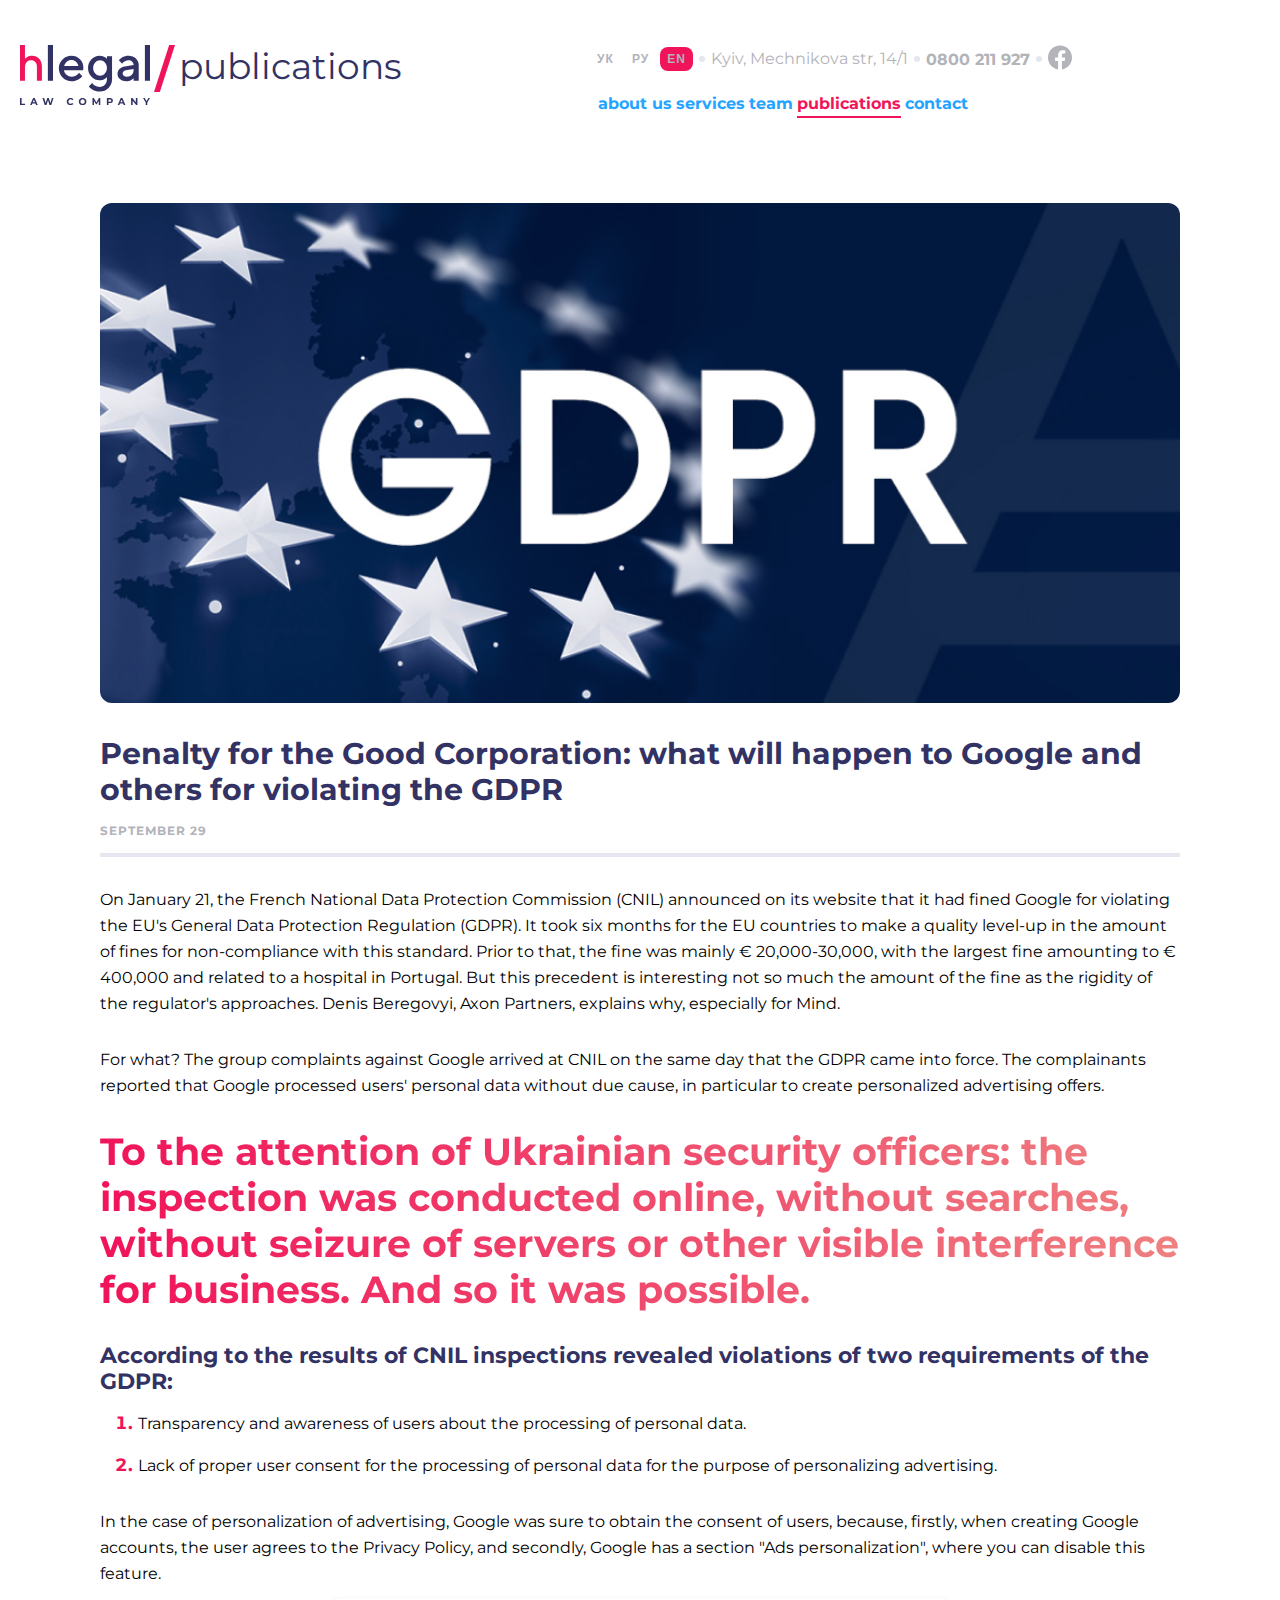
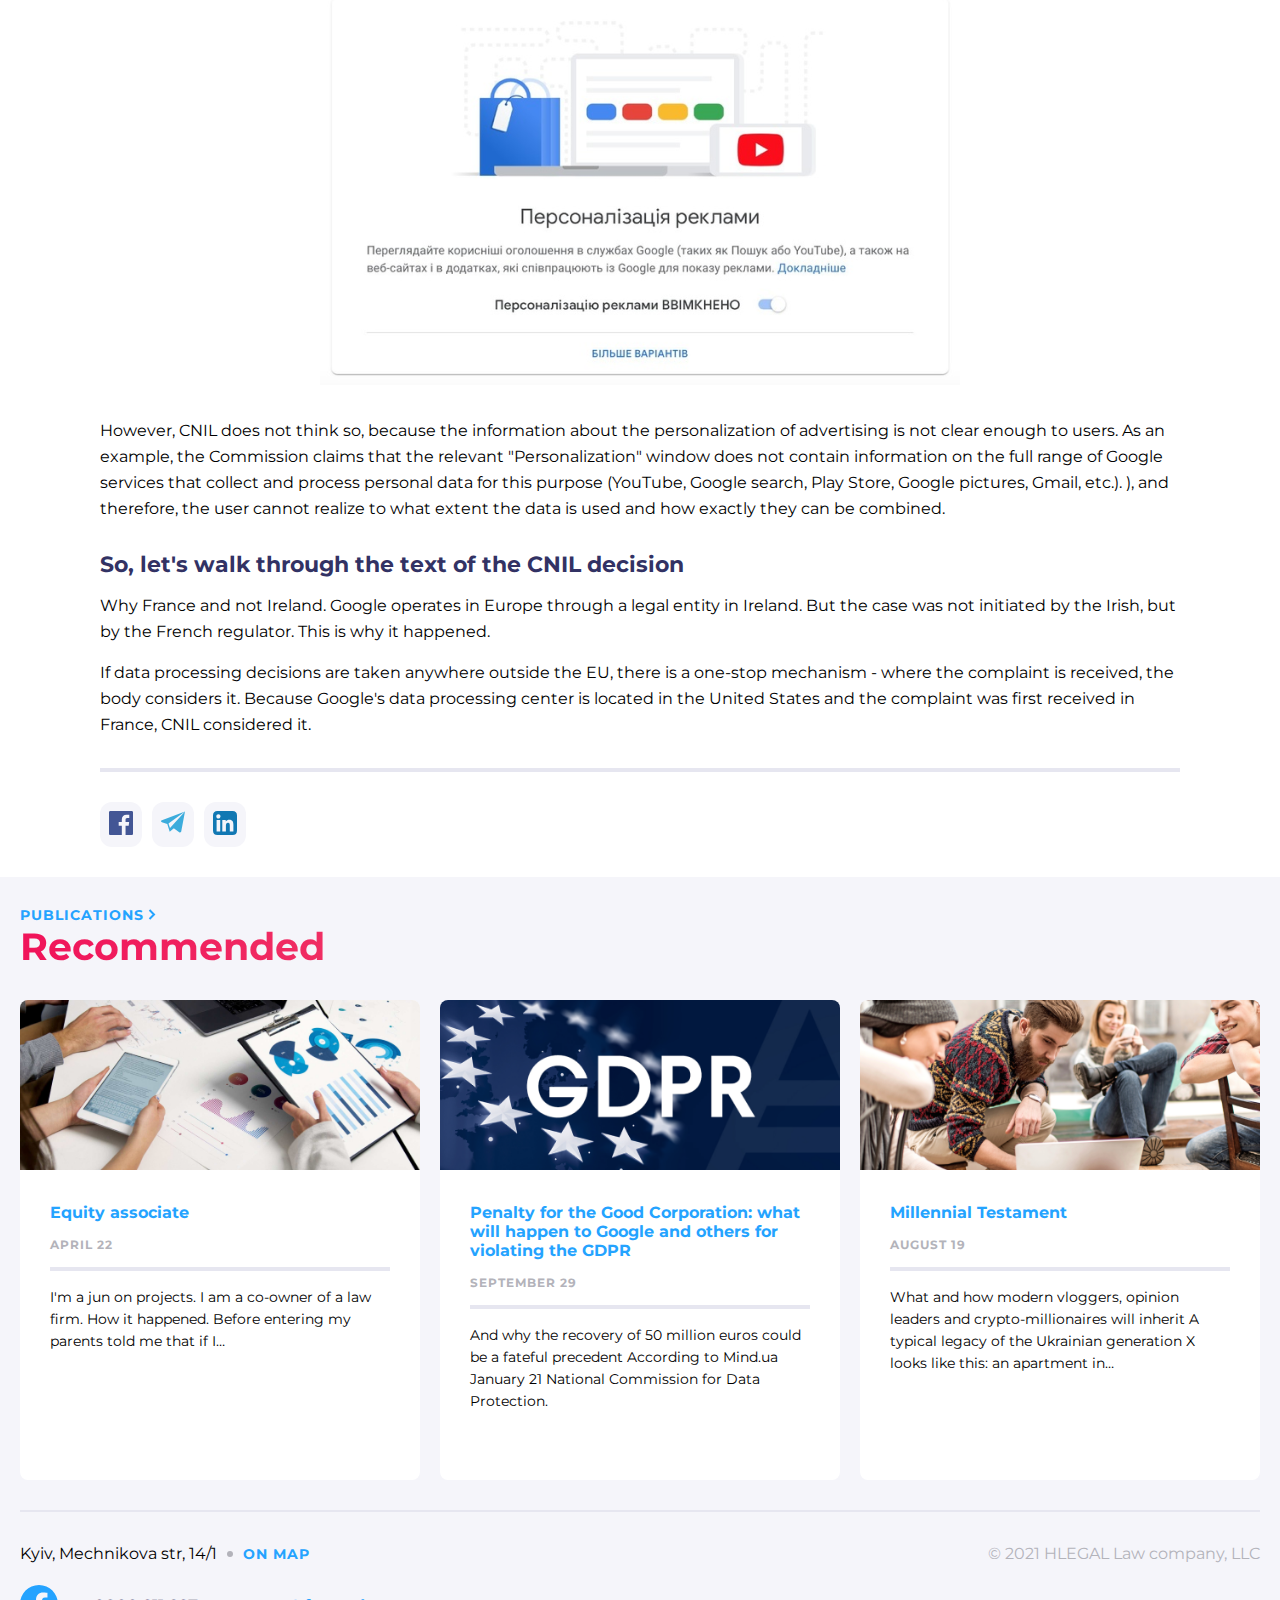
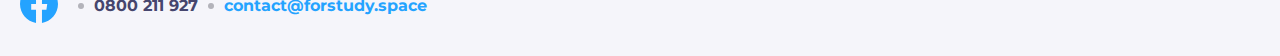
<file: pages/publication-entry-page.html>
<!DOCTYPE html>
<html lang="en">

<head>
    <meta charset="UTF-8">
    <meta http-equiv="X-UA-Compatible" content="IE=edge">
    <meta name="viewport" content="width=device-width, initial-scale=1.0">
    <title>Publication</title>
    <!-- CSS only -->
    <link href="https://cdn.jsdelivr.net/npm/bootstrap@5.2.0/dist/css/bootstrap.min.css" rel="stylesheet"
        integrity="sha384-gH2yIJqKdNHPEq0n4Mqa/HGKIhSkIHeL5AyhkYV8i59U5AR6csBvApHHNl/vI1Bx" crossorigin="anonymous">
    <!-- JavaScript Bundle with Popper -->
    <script src="https://cdn.jsdelivr.net/npm/bootstrap@5.2.0/dist/js/bootstrap.bundle.min.js"
        integrity="sha384-A3rJD856KowSb7dwlZdYEkO39Gagi7vIsF0jrRAoQmDKKtQBHUuLZ9AsSv4jD4Xa"
        crossorigin="anonymous"></script>
    <link rel="stylesheet" href="../style/index.css">
</head>

<body>
    <div class="container">
        <header class="header theme-dark justify-content-sm-between">
            <div class="header__logo">
                <a href="../index.html" class="header__logo-link">
                    <svg class="header__logo_size" viewBox="0 0 130 60" fill="none" xmlns="http://www.w3.org/2000/svg">
                        <path
                            d="M4.95672 0H0V35.7986H4.95672V22.5177C4.95672 20.2709 5.51557 18.4984 6.63326 17.2502C7.75095 16.002 9.2817 15.353 11.1769 15.353C12.8049 15.353 14.1655 15.9521 15.2589 17.1004C16.3523 18.2738 16.9112 19.7466 16.9112 21.5191V35.8236H21.8922V21.5191C21.8922 18.2238 20.9932 15.6276 19.1951 13.6804C17.3971 11.7332 15.0402 10.7596 12.1731 10.7596C11.347 10.7596 10.5209 10.8594 9.71906 11.0841C8.89294 11.3088 8.2369 11.5584 7.70235 11.833C7.16781 12.1076 6.65756 12.4072 6.1959 12.7567C5.73424 13.1062 5.41838 13.3558 5.27259 13.5056C5.1268 13.6554 5.00532 13.7552 4.95672 13.8301V0Z"
                            fill="#F0145A" />
                        <path class="theme-light-logo" d="M32.9726 0H27.8628V35.7689H32.9726V0Z" fill="white" />
                        <path class="theme-light-logo"
                            d="M63.1114 25.293L63.3669 22.7381C63.3669 19.3145 62.2428 16.453 59.9433 14.1536C57.6439 11.8541 54.7824 10.73 51.3588 10.73C47.9352 10.73 44.9715 11.9563 42.5188 14.4091C40.0661 16.8618 38.8397 19.7744 38.8397 23.2491C38.8397 26.826 40.1172 29.8919 42.621 32.4468C45.1248 35.0017 48.1396 36.2792 51.6143 36.2792C52.9429 36.2792 54.1692 36.0748 55.3956 35.7171C56.6219 35.3083 57.6439 34.8995 58.3593 34.4907C59.1258 34.0308 59.8922 33.5199 60.5565 32.9578C61.2208 32.3957 61.6807 31.9869 61.8851 31.7314C62.0895 31.4759 62.2428 31.3226 62.345 31.1693L59.0236 27.8479L58.2571 28.8188C57.7461 29.432 56.8774 30.0452 55.6511 30.7095C54.3736 31.3737 53.0451 31.6803 51.6143 31.6803C49.6215 31.6803 47.9352 31.0671 46.5045 29.7897C45.0737 28.5122 44.205 27.0304 43.9495 25.293H63.1114ZM51.3588 15.0733C53.2495 15.0733 54.7824 15.6354 56.0599 16.7085C57.2862 17.8327 58.0527 19.2123 58.3593 20.9497H44.1539C44.6138 19.2123 45.4314 17.8327 46.7089 16.7085C47.9352 15.6354 49.5193 15.0733 51.3588 15.0733Z"
                            fill="white" />
                        <path class="theme-light-logo"
                            d="M86.9429 34.2863C86.9429 36.5347 86.2786 38.3742 84.899 39.805C83.5704 41.1846 81.8842 41.9 79.7891 41.9C78.8694 41.9 77.9496 41.7467 77.0809 41.4912C76.2122 41.2357 75.548 40.9291 74.9859 40.5714C74.4238 40.2137 73.9128 39.856 73.4018 39.3962C72.9419 38.9363 72.6354 38.6297 72.4821 38.4764C72.3288 38.3231 72.2266 38.1698 72.1244 38.0676L68.803 41.389L69.2118 41.9C69.4673 42.2577 69.9271 42.7176 70.5403 43.2285C71.1535 43.6884 71.8689 44.1994 72.6864 44.7104C73.504 45.1703 74.526 45.5791 75.8034 45.9368C77.0809 46.2944 78.4095 46.4988 79.7891 46.4988C83.2638 46.4988 86.1253 45.3236 88.5269 42.9731C90.8775 40.5714 92.0527 37.7099 92.0527 34.2352V11.241H86.9429V13.7959L86.0742 13.0294C85.5121 12.5184 84.6435 12.0074 83.4171 11.4965C82.1907 10.9855 80.8622 10.73 79.5336 10.73C76.4166 10.73 73.7595 11.9052 71.4601 14.3069C69.1607 16.7085 68.0365 19.57 68.0365 22.9936C68.0365 26.4172 69.1607 29.2787 71.4601 31.6803C73.7595 34.0819 76.4166 35.2572 79.5336 35.2572C80.4023 35.2572 81.2199 35.155 82.0885 34.9506C82.9061 34.6951 83.5704 34.4396 84.1325 34.1841C84.6946 33.9286 85.2055 33.622 85.6654 33.2644C86.1253 32.9067 86.483 32.6512 86.5852 32.549L86.9429 32.1913V34.2863ZM73.1463 22.9936C73.1463 20.8475 73.8106 19.059 75.1903 17.5772C76.5699 16.0953 78.2051 15.3288 80.0446 15.3288C81.8842 15.3288 83.5193 16.0953 84.899 17.5772C86.2275 19.059 86.9429 20.8475 86.9429 22.9936C86.9429 25.1397 86.2275 26.9282 84.899 28.41C83.5193 29.8919 81.8842 30.6583 80.0446 30.6583C78.2051 30.6583 76.5699 29.8919 75.1903 28.41C73.8106 26.9282 73.1463 25.1397 73.1463 22.9936Z"
                            fill="white" />
                        <path class="theme-light-logo"
                            d="M118.724 35.7682V19.9277C118.724 17.3217 117.753 15.1244 115.863 13.3871C113.972 11.5987 111.519 10.73 108.504 10.73C107.329 10.73 106.154 10.8833 105.03 11.1899C103.906 11.5476 102.986 11.9052 102.321 12.314C101.657 12.7228 100.993 13.1827 100.38 13.7448C99.7666 14.2558 99.4089 14.6135 99.2045 14.8179C99.0512 15.0222 98.8979 15.1755 98.7957 15.3288L102.117 18.6502L102.781 17.7816C103.19 17.2195 103.906 16.7085 104.979 16.1464C106.052 15.5843 107.227 15.3288 108.504 15.3288C109.986 15.3288 111.213 15.7887 112.183 16.6574C113.154 17.5261 113.614 18.6502 113.614 19.9277L104.672 21.4606C102.475 21.8183 100.686 22.687 99.46 24.0667C98.1825 25.4463 97.5182 27.1326 97.5182 29.1254C97.5182 31.016 98.3358 32.6512 99.971 34.0819C101.657 35.5638 103.701 36.2792 106.205 36.2792C107.074 36.2792 107.891 36.177 108.709 35.9215C109.577 35.7171 110.242 35.4616 110.804 35.2061C111.366 34.9506 111.877 34.644 112.337 34.2863C112.797 33.9287 113.103 33.6732 113.308 33.571C113.461 33.4177 113.563 33.2644 113.614 33.2133V35.7682H118.724ZM106.971 31.6803C105.643 31.6803 104.57 31.3737 103.803 30.7606C102.986 30.1474 102.628 29.432 102.628 28.6144C102.628 27.7457 102.884 26.9793 103.446 26.4172C104.008 25.8551 104.774 25.4463 105.694 25.293L113.614 24.0156V24.5265C113.614 26.826 113.052 28.5633 111.877 29.8408C110.702 31.0671 109.066 31.6803 106.971 31.6803Z"
                            fill="white" />
                        <path class="theme-light-logo" d="M130 0H124.89V35.7689H130V0Z" fill="white" />
                        <path class="theme-light-logo" d="M0 53.1185H1.59915V58.7253H5.06396V60.0283H0V53.1185Z"
                            fill="white" />
                        <path class="theme-light-logo"
                            d="M15.5016 58.5477H12.2934L11.6814 60.0283H10.0428L13.1226 53.1185H14.702L17.7917 60.0283H16.1136L15.5016 58.5477ZM14.9982 57.3335L13.9025 54.688L12.8067 57.3335H14.9982Z"
                            fill="white" />
                        <path class="theme-light-logo"
                            d="M33.5121 53.1185L31.2516 60.0283H29.534L28.0138 55.3494L26.4443 60.0283H24.7366L22.4662 53.1185H24.1245L25.6842 57.9751L27.313 53.1185H28.7937L30.3731 58.0146L31.9821 53.1185H33.5121Z"
                            fill="white" />
                        <path class="theme-light-logo"
                            d="M50.5232 60.1468C49.819 60.1468 49.1807 59.9954 48.6082 59.6927C48.0422 59.3834 47.5947 58.959 47.2657 58.4193C46.9432 57.8731 46.782 57.2578 46.782 56.5734C46.782 55.889 46.9432 55.277 47.2657 54.7373C47.5947 54.1911 48.0422 53.7667 48.6082 53.464C49.1807 53.1547 49.8223 53 50.5331 53C51.1319 53 51.6716 53.1053 52.152 53.3159C52.6389 53.5265 53.047 53.8292 53.376 54.224L52.3494 55.1717C51.8821 54.6321 51.303 54.3622 50.612 54.3622C50.1843 54.3622 49.8026 54.4577 49.467 54.6485C49.1313 54.8328 48.8681 55.0927 48.6773 55.4283C48.493 55.764 48.4009 56.1456 48.4009 56.5734C48.4009 57.0012 48.493 57.3828 48.6773 57.7185C48.8681 58.0541 49.1313 58.3173 49.467 58.5082C49.8026 58.6924 50.1843 58.7846 50.612 58.7846C51.303 58.7846 51.8821 58.5115 52.3494 57.9653L53.376 58.9129C53.047 59.3143 52.6389 59.6203 52.152 59.8309C51.665 60.0415 51.1221 60.1468 50.5232 60.1468Z"
                            fill="white" />
                        <path class="theme-light-logo"
                            d="M62.5933 60.1468C61.876 60.1468 61.2278 59.9922 60.6487 59.6829C60.0761 59.3736 59.6253 58.9491 59.2963 58.4095C58.9738 57.8632 58.8126 57.2512 58.8126 56.5734C58.8126 55.8956 58.9738 55.2868 59.2963 54.7472C59.6253 54.201 60.0761 53.7733 60.6487 53.464C61.2278 53.1547 61.876 53 62.5933 53C63.3106 53 63.9555 53.1547 64.5281 53.464C65.1006 53.7733 65.5514 54.201 65.8804 54.7472C66.2095 55.2868 66.374 55.8956 66.374 56.5734C66.374 57.2512 66.2095 57.8632 65.8804 58.4095C65.5514 58.9491 65.1006 59.3736 64.5281 59.6829C63.9555 59.9922 63.3106 60.1468 62.5933 60.1468ZM62.5933 58.7846C63.0013 58.7846 63.3698 58.6924 63.6989 58.5082C64.0279 58.3173 64.2846 58.0541 64.4688 57.7185C64.6597 57.3828 64.7551 57.0012 64.7551 56.5734C64.7551 56.1456 64.6597 55.764 64.4688 55.4283C64.2846 55.0927 64.0279 54.8328 63.6989 54.6485C63.3698 54.4577 63.0013 54.3622 62.5933 54.3622C62.1853 54.3622 61.8168 54.4577 61.4877 54.6485C61.1587 54.8328 60.8987 55.0927 60.7079 55.4283C60.5236 55.764 60.4315 56.1456 60.4315 56.5734C60.4315 57.0012 60.5236 57.3828 60.7079 57.7185C60.8987 58.0541 61.1587 58.3173 61.4877 58.5082C61.8168 58.6924 62.1853 58.7846 62.5933 58.7846Z"
                            fill="white" />
                        <path class="theme-light-logo"
                            d="M78.7995 60.0283L78.7896 55.8824L76.7561 59.2979H76.0355L74.0119 55.9713V60.0283H72.5115V53.1185H73.8342L76.4205 57.4125L78.9673 53.1185H80.2802L80.2999 60.0283H78.7995Z"
                            fill="white" />
                        <path class="theme-light-logo"
                            d="M89.8659 53.1185C90.478 53.1185 91.0077 53.2205 91.4552 53.4245C91.9093 53.6285 92.2581 53.918 92.5016 54.2931C92.7451 54.6682 92.8668 55.1125 92.8668 55.6258C92.8668 56.1325 92.7451 56.5767 92.5016 56.9584C92.2581 57.3335 91.9093 57.623 91.4552 57.8271C91.0077 58.0245 90.478 58.1232 89.8659 58.1232H88.4741V60.0283H86.8749V53.1185H89.8659ZM89.7771 56.8202C90.2575 56.8202 90.6227 56.7182 90.8728 56.5142C91.1229 56.3036 91.2479 56.0074 91.2479 55.6258C91.2479 55.2375 91.1229 54.9414 90.8728 54.7373C90.6227 54.5268 90.2575 54.4215 89.7771 54.4215H88.4741V56.8202H89.7771Z"
                            fill="white" />
                        <path class="theme-light-logo"
                            d="M103.148 58.5477H99.9396L99.3276 60.0283H97.6889L100.769 53.1185H102.348L105.438 60.0283H103.76L103.148 58.5477ZM102.644 57.3335L101.549 54.688L100.453 57.3335H102.644Z"
                            fill="white" />
                        <path class="theme-light-logo"
                            d="M117.428 53.1185V60.0283H116.115L112.67 55.8331V60.0283H111.09V53.1185H112.413L115.848 57.3137V53.1185H117.428Z"
                            fill="white" />
                        <path class="theme-light-logo"
                            d="M127.315 57.5803V60.0283H125.716V57.5605L123.041 53.1185H124.739L126.585 56.1884L128.43 53.1185H130L127.315 57.5803Z"
                            fill="white" />
                    </svg>
                </a>
                <svg class="header__slash" viewBox="0 0 21 47" fill="none" xmlns="http://www.w3.org/2000/svg">
                    <path fill-rule="evenodd" clip-rule="evenodd" d="M15.1752 0H21L5.82482 47H0L15.1752 0Z"
                        fill="#F0145A" />
                </svg>

                <h2 class="page-name theme-light-logo">publications</h2>
            </div>
            <div class="header__panel header__panel-light">
                <div class="header__lang">
                    <button class="lang theme-light-text-gray">УК</button>
                    <button class="lang theme-light-text-gray">РУ</button>
                    <button class="lang theme-light-text-gray lang_active">EN</button>
                </div>
                <a href="#" class="header__city header-circle-start_grey theme-light-text-gray">Kyiv, Mechnikova
                    str,
                    14/1</a>
                <h4 class="header__call h-4 header-circle_grey theme-light-text-gray">0800 211 927</h4>
                <a href="https://www.facebook.com/Hillel.IT.School" target="_blank" class="header__facebook">
                    <svg width="24" height="25" viewBox="0 0 24 25" fill="none" xmlns="http://www.w3.org/2000/svg">
                        <path class="theme-light-facebook header__facebook_hover"
                            d="M24 12.5733C24 5.90541 18.6274 0.5 12 0.5C5.37258 0.5 0 5.90541 0 12.5733C0 18.5995 4.38823 23.5943 10.125 24.5V16.0633H7.07813V12.5733H10.125V9.91343C10.125 6.88755 11.9165 5.21615 14.6576 5.21615C15.9705 5.21615 17.3438 5.45195 17.3438 5.45195V8.42313H15.8306C14.3399 8.42313 13.875 9.35379 13.875 10.3086V12.5733H17.2031L16.6711 16.0633H13.875V24.5C19.6118 23.5943 24 18.5995 24 12.5733Z"
                            fill="white" />
                    </svg>
                </a>
            </div>

            <div class="offcanvas offcanvas-bottom" tabindex="-1" id="offcanvasBottom"
                aria-labelledby="offcanvasBottomLabel">
                <div class="offcanvas-header flex-column">
                    <button type="button" class="btn-close align-self-end" data-bs-dismiss="offcanvas"
                        aria-label="Close"></button>
                    <nav class="nav-canvas d-flex align-items-center">
                        <a href="./about-page.html" class="header__link h-4 theme-light-link">about us</a>
                        <a href="../pages/services.html" class="header__link h-4 theme-light-link">services</a>
                        <a href="../pages/team-page.html" class="header__link h-4 theme-light-link">team</a>
                        <a href="./publications-page.html" class="header__link h-4 link_active">publications</a>
                        <a href="./contact-page.html" class="header__link h-4 theme-light-link">contact</a>
                    </nav>
                </div>
            </div>
            <!-- CANVAS -->
            <div class="mark-dn" type="button" data-bs-toggle="offcanvas" data-bs-target="#offcanvasBottom"
                aria-controls="offcanvasBottom">
                <svg width="32" height="33" viewBox="0 0 32 33" fill="none" xmlns="http://www.w3.org/2000/svg">
                    <path d="M7 10.5H25" stroke="rgba(50, 50, 100, 1)" stroke-width="2" />
                    <path d="M7 16.5H25" stroke="rgba(50, 50, 100, 1)" stroke-width="2" />
                    <path d="M7 22.5H25" stroke="rgba(50, 50, 100, 1)" stroke-width="2" />
                </svg>
            </div>
        </header>

        <main class="pub-entry d-flex flex-column">
            <img src="../assets/publications-page/Publication-2.png" alt="publication" class="pub-entry__img mb-30">
            <h2 class="h-2 pub-entry__name theme-light-text-indigo pb-15">Penalty for the Good Corporation: what will
                happen
                to Google and others for
                violating the GDPR</h2>
            <h5 class="card__h5 pb-30 mb-30">September 29</h5>
            <p class="text-regular pb-30">On January 21, the French National Data Protection
                Commission
                (CNIL)
                announced
                on
                its website that it had fined Google for violating the EU's General Data Protection Regulation
                (GDPR).
                It took six months for the EU countries to make a quality level-up in the amount of fines for
                non-compliance with this standard. Prior to that, the fine was mainly € 20,000-30,000, with the
                largest
                fine amounting to € 400,000 and related to a hospital in Portugal. But this precedent is interesting
                not
                so much the amount of the fine as the rigidity of the regulator's approaches. Denis Beregovyi, Axon
                Partners, explains why, especially for Mind.</span>
            </p>
            <p class="text-regular pb-30">For what? The group complaints against Google arrived at CNIL on the same day
                that
                the GDPR came
                into
                force. The complainants reported that Google processed users' personal data without due cause, in
                particular to create personalized advertising offers.</p>
            <h1 class="pub-entry__h1 lg pb-30">To the attention of Ukrainian security officers: the inspection was
                conducted
                online, without
                searches, without seizure of servers or other visible interference for business. And so it was possible.
            </h1>
            <h3 class="h-3 pub-entry__list-name theme-light-text-indigo">According to the results of CNIL inspections
                revealed violations of two
                requirements of the GDPR:</h3>
            <ol class="pub-entry__list pb-30">
                <li class="pub-entry__list-item"><span class="text-regular pub-entry__list-item_color">Transparency and
                        awareness of
                        users about the processing of personal
                        data.</span></li>
                <li class="pub-entry__list-item"><span class="text-regular pub-entry__list-item_color">Lack of proper
                        user consent
                        for the processing of personal data for the
                        purpose of personalizing advertising.</span></li>
            </ol>
            <p class="text-regular">In the case of personalization of advertising, Google was sure to obtain the consent
                of users, because, firstly, when creating Google accounts, the user agrees to the Privacy Policy, and
                secondly, Google has a section "Ads personalization", where you can disable this feature.</p>
            <div class="pub-entry__img-wrap pb-30"><img src="../assets/publication-page-entry/image 2.png" alt="image"
                    class="pub-entry__img-2"></div>
            <p class="text-regular pb-30">However, CNIL does not think so, because the information about the
                personalization
                of advertising is not clear enough to users. As an example, the Commission claims that the relevant
                "Personalization" window does not contain information on the full range of Google services that collect
                and process personal data for this purpose (YouTube, Google search, Play Store, Google pictures, Gmail,
                etc.). ), and therefore, the user cannot realize to what extent the data is used and how exactly they
                can be combined.</p>
            <h3 class="h-3 theme-light-text-indigo pb-15">So, let's walk through the text of the CNIL decision</h3>
            <p class="text-regular pb-15">Why France and not Ireland. Google operates in Europe
                through a legal entity
                in
                Ireland. But the case was not initiated by the Irish, but by the French regulator. This is why it
                happened.
            </p>
            <p class="text-regular pb-30 pub-entry__separator mb-30">If data processing decisions are taken anywhere
                outside the EU, there is a one-stop
                mechanism -
                where the complaint is received, the body considers it. Because Google's data processing center is
                located in the United States and the complaint was first received in France, CNIL considered
                it.</p>
            <div class="pub-entry__nav">
                <a href="https://www.facebook.com/Hillel.IT.School/" class="pub-entry__link" target="_blank"><img
                        src="../assets/publication-page-entry/facebook.svg" alt="facebook"
                        class="pub-entry__link-img"></a>
                <a href="https://t.me/s/ithillel" class="pub-entry__link" target="_blank"><img
                        src="../assets/publication-page-entry/telegram.svg" alt="telegram"
                        class="pub-entry__link-img"></a>
                <a href="https://www.linkedin.com/company/hillel/" class="pub-entry__link" target="_blank"><img
                        src="../assets/publication-page-entry/linkedin.svg" alt="linkedin"
                        class="pub-entry__link-img"></a>
            </div>
        </main>
    </div>
    <div class="section-cards-wrap">
        <div class="container">
            <section class="cards">
                <a href="./pages/publications-page.html" class="items__link link_hover d-flex align-items-center">
                    <h3 class="items__h3 h3-caps">Publications</h3>
                    <svg width="8" height="11" viewBox="0 0 8 11" fill="none" xmlns="http://www.w3.org/2000/svg">
                        <path d="M1.5 1L6 5.5L1.5 10" stroke="#24A3FF" stroke-width="2" />
                    </svg>
                </a>
                <h2 class="cards__h2 lg">Recommended</h2>
                <div class="flex-cards">
                    <div class="coll-lg-4 coll-sm-6 coll-exsm-12">
                        <div class="pub-entry__card card">
                            <img src="../assets/homepage/card1.png" alt="Equity associate" class="card__img">
                            <div class="card__content">
                                <a href="#">
                                    <h4 class="card__h4 h-4">Equity associate</h4>
                                </a>
                                <h5 class="card__h5">April 22</h5>
                                <p class="card__text">I'm a jun on projects. I am a co-owner of a law firm. How it
                                    happened. Before
                                    entering
                                    my parents told me that if I…</p>
                            </div>
                        </div>
                    </div>
                    <div class="coll-lg-4 coll-sm-6 coll-exsm-12">
                        <div class="pub-entry__card card">
                            <img src="../assets/homepage/card2.png" alt="Equity associate" class="card__img">
                            <div class="card__content">
                                <a href="#">
                                    <h4 class="card__h4 h-4">Penalty for the Good Corporation: what will happen to
                                        Google and others for
                                        violating the GDPR</h4>
                                </a>
                                <h5 class="card__h5">September 29</h5>
                                <p class="card__text">And why the recovery of 50 million euros could be a fateful
                                    precedent According to
                                    Mind.ua January 21 National Commission for Data Protection.</p>
                            </div>
                        </div>
                    </div>
                    <div class="coll-lg-4 coll-sm-12">
                        <div class="pub-entry__card card card_height-sm">
                            <img src="../assets/homepage/card3.png" alt="Equity associate" class="card__img">
                            <div class="card__content">
                                <a href="#">
                                    <h4 class="card__h4 h-4">Millennial Testament</h4>
                                </a>
                                <h5 class="card__h5">August 19</h5>
                                <p class="card__text">What and how modern vloggers, opinion leaders and
                                    crypto-millionaires will inherit
                                    A typical legacy of the Ukrainian generation X looks like this: an apartment in…
                                </p>
                            </div>
                        </div>
                    </div>
                </div>
            </section>
        </div>
    </div>
    <div class="footer-wrap">
        <div class="container">
            <footer class="footer">
                <div class="footer__section">
                    <div class="footer__location">
                        <h4 class="footer__city footer-style-text">Kyiv, Mechnikova str, 14/1</h4>
                        <a href="https://www.google.com/maps/place/%D1%83%D0%BB.+%D0%9C%D0%B5%D1%87%D0%BD%D0%B8%D0%BA%D0%BE%D0%B2%D0%B0,+14%2F1,+%D0%9A%D0%B8%D0%B5%D0%B2,+02000/@50.436795,30.5305163,17z/data=!3m1!4b1!4m5!3m4!1s0x40d4cf07295b8e39:0x17b2112e2dc0e7a!8m2!3d50.436795!4d30.532705"
                            class="footer__link-map" target="_blank">
                            <h3 class="footer__h3 h3-caps">On map</h3>
                        </a>
                    </div>
                    <div class="footer__contacts">
                        <a href="https://www.facebook.com/Hillel.IT.School" class="footer__link-facebook"
                            target="_blank"><img src="../assets/footer/facebook-blue.svg" alt="facebook"
                                class="footer__img-facebook"></a>
                        <h4 class="footer__call h-4">0800 211 927</h4>
                        <a href="" class="footer__link-mail">
                            <h4 class="footer__link-mail-address  h-4">contact@forstudy.space</h4>
                        </a>
                    </div>
                </div>
                <div class="footer__copyright footer-style-text">© 2021 HLEGAL Law company, LLC</div>
            </footer>
        </div>
    </div>
</body>

</html>
</file>
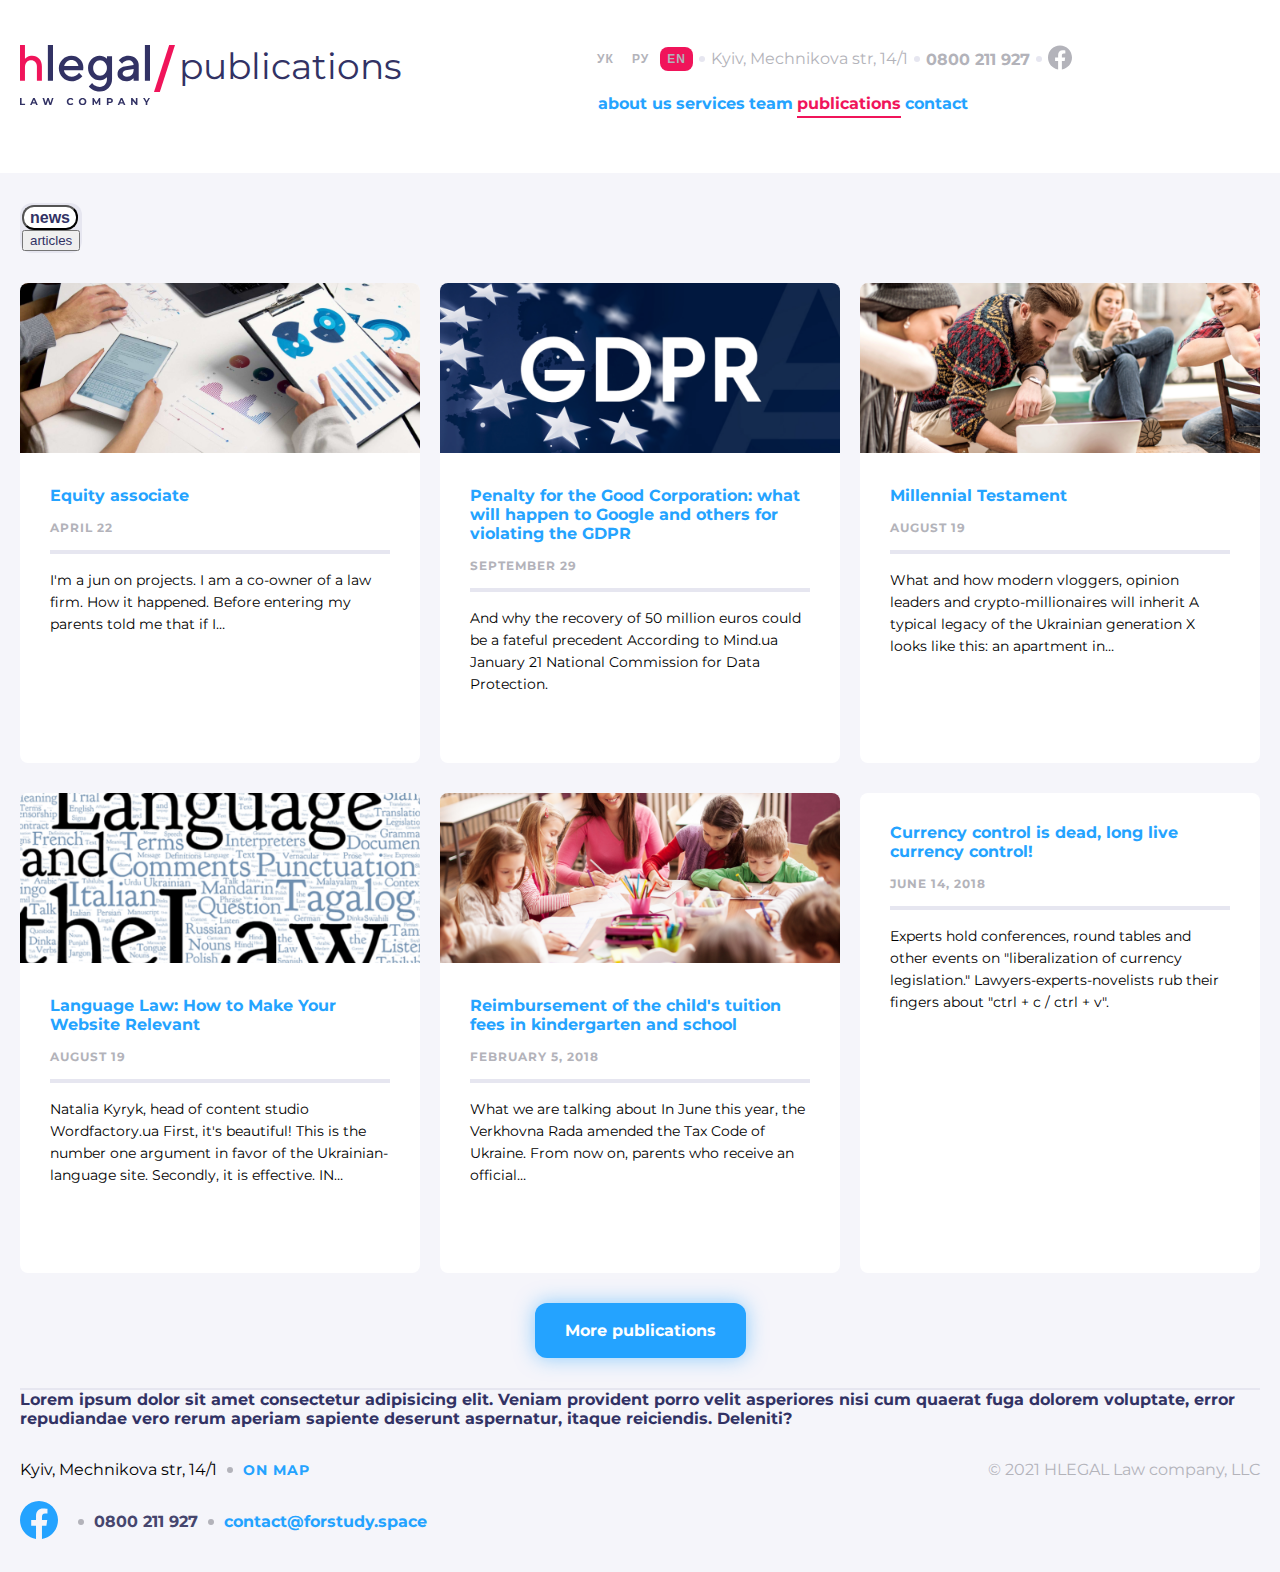
<file: pages/publications-page.html>
<!DOCTYPE html>
<html lang="en">

<head>
    <meta charset="UTF-8">
    <meta http-equiv="X-UA-Compatible" content="IE=edge">
    <meta name="viewport" content="width=device-width, initial-scale=1.0">
    <title>Publications</title>
    <!-- CSS only -->
    <link href="https://cdn.jsdelivr.net/npm/bootstrap@5.2.0/dist/css/bootstrap.min.css" rel="stylesheet"
        integrity="sha384-gH2yIJqKdNHPEq0n4Mqa/HGKIhSkIHeL5AyhkYV8i59U5AR6csBvApHHNl/vI1Bx" crossorigin="anonymous">
    <!-- JavaScript Bundle with Popper -->
    <script src="https://cdn.jsdelivr.net/npm/bootstrap@5.2.0/dist/js/bootstrap.bundle.min.js"
        integrity="sha384-A3rJD856KowSb7dwlZdYEkO39Gagi7vIsF0jrRAoQmDKKtQBHUuLZ9AsSv4jD4Xa"
        crossorigin="anonymous"></script>
    <link rel="stylesheet" href="../style/index.css">
</head>

<body>
    <div class="container">
        <header class="header theme-dark justify-content-sm-between">
            <div class="header__logo">
                <a href="../index.html" class="header__logo-link">
                    <svg class="header__logo_size" viewBox="0 0 130 60" fill="none" xmlns="http://www.w3.org/2000/svg">
                        <path
                            d="M4.95672 0H0V35.7986H4.95672V22.5177C4.95672 20.2709 5.51557 18.4984 6.63326 17.2502C7.75095 16.002 9.2817 15.353 11.1769 15.353C12.8049 15.353 14.1655 15.9521 15.2589 17.1004C16.3523 18.2738 16.9112 19.7466 16.9112 21.5191V35.8236H21.8922V21.5191C21.8922 18.2238 20.9932 15.6276 19.1951 13.6804C17.3971 11.7332 15.0402 10.7596 12.1731 10.7596C11.347 10.7596 10.5209 10.8594 9.71906 11.0841C8.89294 11.3088 8.2369 11.5584 7.70235 11.833C7.16781 12.1076 6.65756 12.4072 6.1959 12.7567C5.73424 13.1062 5.41838 13.3558 5.27259 13.5056C5.1268 13.6554 5.00532 13.7552 4.95672 13.8301V0Z"
                            fill="#F0145A" />
                        <path class="theme-light-logo" d="M32.9726 0H27.8628V35.7689H32.9726V0Z" fill="white" />
                        <path class="theme-light-logo"
                            d="M63.1114 25.293L63.3669 22.7381C63.3669 19.3145 62.2428 16.453 59.9433 14.1536C57.6439 11.8541 54.7824 10.73 51.3588 10.73C47.9352 10.73 44.9715 11.9563 42.5188 14.4091C40.0661 16.8618 38.8397 19.7744 38.8397 23.2491C38.8397 26.826 40.1172 29.8919 42.621 32.4468C45.1248 35.0017 48.1396 36.2792 51.6143 36.2792C52.9429 36.2792 54.1692 36.0748 55.3956 35.7171C56.6219 35.3083 57.6439 34.8995 58.3593 34.4907C59.1258 34.0308 59.8922 33.5199 60.5565 32.9578C61.2208 32.3957 61.6807 31.9869 61.8851 31.7314C62.0895 31.4759 62.2428 31.3226 62.345 31.1693L59.0236 27.8479L58.2571 28.8188C57.7461 29.432 56.8774 30.0452 55.6511 30.7095C54.3736 31.3737 53.0451 31.6803 51.6143 31.6803C49.6215 31.6803 47.9352 31.0671 46.5045 29.7897C45.0737 28.5122 44.205 27.0304 43.9495 25.293H63.1114ZM51.3588 15.0733C53.2495 15.0733 54.7824 15.6354 56.0599 16.7085C57.2862 17.8327 58.0527 19.2123 58.3593 20.9497H44.1539C44.6138 19.2123 45.4314 17.8327 46.7089 16.7085C47.9352 15.6354 49.5193 15.0733 51.3588 15.0733Z"
                            fill="white" />
                        <path class="theme-light-logo"
                            d="M86.9429 34.2863C86.9429 36.5347 86.2786 38.3742 84.899 39.805C83.5704 41.1846 81.8842 41.9 79.7891 41.9C78.8694 41.9 77.9496 41.7467 77.0809 41.4912C76.2122 41.2357 75.548 40.9291 74.9859 40.5714C74.4238 40.2137 73.9128 39.856 73.4018 39.3962C72.9419 38.9363 72.6354 38.6297 72.4821 38.4764C72.3288 38.3231 72.2266 38.1698 72.1244 38.0676L68.803 41.389L69.2118 41.9C69.4673 42.2577 69.9271 42.7176 70.5403 43.2285C71.1535 43.6884 71.8689 44.1994 72.6864 44.7104C73.504 45.1703 74.526 45.5791 75.8034 45.9368C77.0809 46.2944 78.4095 46.4988 79.7891 46.4988C83.2638 46.4988 86.1253 45.3236 88.5269 42.9731C90.8775 40.5714 92.0527 37.7099 92.0527 34.2352V11.241H86.9429V13.7959L86.0742 13.0294C85.5121 12.5184 84.6435 12.0074 83.4171 11.4965C82.1907 10.9855 80.8622 10.73 79.5336 10.73C76.4166 10.73 73.7595 11.9052 71.4601 14.3069C69.1607 16.7085 68.0365 19.57 68.0365 22.9936C68.0365 26.4172 69.1607 29.2787 71.4601 31.6803C73.7595 34.0819 76.4166 35.2572 79.5336 35.2572C80.4023 35.2572 81.2199 35.155 82.0885 34.9506C82.9061 34.6951 83.5704 34.4396 84.1325 34.1841C84.6946 33.9286 85.2055 33.622 85.6654 33.2644C86.1253 32.9067 86.483 32.6512 86.5852 32.549L86.9429 32.1913V34.2863ZM73.1463 22.9936C73.1463 20.8475 73.8106 19.059 75.1903 17.5772C76.5699 16.0953 78.2051 15.3288 80.0446 15.3288C81.8842 15.3288 83.5193 16.0953 84.899 17.5772C86.2275 19.059 86.9429 20.8475 86.9429 22.9936C86.9429 25.1397 86.2275 26.9282 84.899 28.41C83.5193 29.8919 81.8842 30.6583 80.0446 30.6583C78.2051 30.6583 76.5699 29.8919 75.1903 28.41C73.8106 26.9282 73.1463 25.1397 73.1463 22.9936Z"
                            fill="white" />
                        <path class="theme-light-logo"
                            d="M118.724 35.7682V19.9277C118.724 17.3217 117.753 15.1244 115.863 13.3871C113.972 11.5987 111.519 10.73 108.504 10.73C107.329 10.73 106.154 10.8833 105.03 11.1899C103.906 11.5476 102.986 11.9052 102.321 12.314C101.657 12.7228 100.993 13.1827 100.38 13.7448C99.7666 14.2558 99.4089 14.6135 99.2045 14.8179C99.0512 15.0222 98.8979 15.1755 98.7957 15.3288L102.117 18.6502L102.781 17.7816C103.19 17.2195 103.906 16.7085 104.979 16.1464C106.052 15.5843 107.227 15.3288 108.504 15.3288C109.986 15.3288 111.213 15.7887 112.183 16.6574C113.154 17.5261 113.614 18.6502 113.614 19.9277L104.672 21.4606C102.475 21.8183 100.686 22.687 99.46 24.0667C98.1825 25.4463 97.5182 27.1326 97.5182 29.1254C97.5182 31.016 98.3358 32.6512 99.971 34.0819C101.657 35.5638 103.701 36.2792 106.205 36.2792C107.074 36.2792 107.891 36.177 108.709 35.9215C109.577 35.7171 110.242 35.4616 110.804 35.2061C111.366 34.9506 111.877 34.644 112.337 34.2863C112.797 33.9287 113.103 33.6732 113.308 33.571C113.461 33.4177 113.563 33.2644 113.614 33.2133V35.7682H118.724ZM106.971 31.6803C105.643 31.6803 104.57 31.3737 103.803 30.7606C102.986 30.1474 102.628 29.432 102.628 28.6144C102.628 27.7457 102.884 26.9793 103.446 26.4172C104.008 25.8551 104.774 25.4463 105.694 25.293L113.614 24.0156V24.5265C113.614 26.826 113.052 28.5633 111.877 29.8408C110.702 31.0671 109.066 31.6803 106.971 31.6803Z"
                            fill="white" />
                        <path class="theme-light-logo" d="M130 0H124.89V35.7689H130V0Z" fill="white" />
                        <path class="theme-light-logo" d="M0 53.1185H1.59915V58.7253H5.06396V60.0283H0V53.1185Z"
                            fill="white" />
                        <path class="theme-light-logo"
                            d="M15.5016 58.5477H12.2934L11.6814 60.0283H10.0428L13.1226 53.1185H14.702L17.7917 60.0283H16.1136L15.5016 58.5477ZM14.9982 57.3335L13.9025 54.688L12.8067 57.3335H14.9982Z"
                            fill="white" />
                        <path class="theme-light-logo"
                            d="M33.5121 53.1185L31.2516 60.0283H29.534L28.0138 55.3494L26.4443 60.0283H24.7366L22.4662 53.1185H24.1245L25.6842 57.9751L27.313 53.1185H28.7937L30.3731 58.0146L31.9821 53.1185H33.5121Z"
                            fill="white" />
                        <path class="theme-light-logo"
                            d="M50.5232 60.1468C49.819 60.1468 49.1807 59.9954 48.6082 59.6927C48.0422 59.3834 47.5947 58.959 47.2657 58.4193C46.9432 57.8731 46.782 57.2578 46.782 56.5734C46.782 55.889 46.9432 55.277 47.2657 54.7373C47.5947 54.1911 48.0422 53.7667 48.6082 53.464C49.1807 53.1547 49.8223 53 50.5331 53C51.1319 53 51.6716 53.1053 52.152 53.3159C52.6389 53.5265 53.047 53.8292 53.376 54.224L52.3494 55.1717C51.8821 54.6321 51.303 54.3622 50.612 54.3622C50.1843 54.3622 49.8026 54.4577 49.467 54.6485C49.1313 54.8328 48.8681 55.0927 48.6773 55.4283C48.493 55.764 48.4009 56.1456 48.4009 56.5734C48.4009 57.0012 48.493 57.3828 48.6773 57.7185C48.8681 58.0541 49.1313 58.3173 49.467 58.5082C49.8026 58.6924 50.1843 58.7846 50.612 58.7846C51.303 58.7846 51.8821 58.5115 52.3494 57.9653L53.376 58.9129C53.047 59.3143 52.6389 59.6203 52.152 59.8309C51.665 60.0415 51.1221 60.1468 50.5232 60.1468Z"
                            fill="white" />
                        <path class="theme-light-logo"
                            d="M62.5933 60.1468C61.876 60.1468 61.2278 59.9922 60.6487 59.6829C60.0761 59.3736 59.6253 58.9491 59.2963 58.4095C58.9738 57.8632 58.8126 57.2512 58.8126 56.5734C58.8126 55.8956 58.9738 55.2868 59.2963 54.7472C59.6253 54.201 60.0761 53.7733 60.6487 53.464C61.2278 53.1547 61.876 53 62.5933 53C63.3106 53 63.9555 53.1547 64.5281 53.464C65.1006 53.7733 65.5514 54.201 65.8804 54.7472C66.2095 55.2868 66.374 55.8956 66.374 56.5734C66.374 57.2512 66.2095 57.8632 65.8804 58.4095C65.5514 58.9491 65.1006 59.3736 64.5281 59.6829C63.9555 59.9922 63.3106 60.1468 62.5933 60.1468ZM62.5933 58.7846C63.0013 58.7846 63.3698 58.6924 63.6989 58.5082C64.0279 58.3173 64.2846 58.0541 64.4688 57.7185C64.6597 57.3828 64.7551 57.0012 64.7551 56.5734C64.7551 56.1456 64.6597 55.764 64.4688 55.4283C64.2846 55.0927 64.0279 54.8328 63.6989 54.6485C63.3698 54.4577 63.0013 54.3622 62.5933 54.3622C62.1853 54.3622 61.8168 54.4577 61.4877 54.6485C61.1587 54.8328 60.8987 55.0927 60.7079 55.4283C60.5236 55.764 60.4315 56.1456 60.4315 56.5734C60.4315 57.0012 60.5236 57.3828 60.7079 57.7185C60.8987 58.0541 61.1587 58.3173 61.4877 58.5082C61.8168 58.6924 62.1853 58.7846 62.5933 58.7846Z"
                            fill="white" />
                        <path class="theme-light-logo"
                            d="M78.7995 60.0283L78.7896 55.8824L76.7561 59.2979H76.0355L74.0119 55.9713V60.0283H72.5115V53.1185H73.8342L76.4205 57.4125L78.9673 53.1185H80.2802L80.2999 60.0283H78.7995Z"
                            fill="white" />
                        <path class="theme-light-logo"
                            d="M89.8659 53.1185C90.478 53.1185 91.0077 53.2205 91.4552 53.4245C91.9093 53.6285 92.2581 53.918 92.5016 54.2931C92.7451 54.6682 92.8668 55.1125 92.8668 55.6258C92.8668 56.1325 92.7451 56.5767 92.5016 56.9584C92.2581 57.3335 91.9093 57.623 91.4552 57.8271C91.0077 58.0245 90.478 58.1232 89.8659 58.1232H88.4741V60.0283H86.8749V53.1185H89.8659ZM89.7771 56.8202C90.2575 56.8202 90.6227 56.7182 90.8728 56.5142C91.1229 56.3036 91.2479 56.0074 91.2479 55.6258C91.2479 55.2375 91.1229 54.9414 90.8728 54.7373C90.6227 54.5268 90.2575 54.4215 89.7771 54.4215H88.4741V56.8202H89.7771Z"
                            fill="white" />
                        <path class="theme-light-logo"
                            d="M103.148 58.5477H99.9396L99.3276 60.0283H97.6889L100.769 53.1185H102.348L105.438 60.0283H103.76L103.148 58.5477ZM102.644 57.3335L101.549 54.688L100.453 57.3335H102.644Z"
                            fill="white" />
                        <path class="theme-light-logo"
                            d="M117.428 53.1185V60.0283H116.115L112.67 55.8331V60.0283H111.09V53.1185H112.413L115.848 57.3137V53.1185H117.428Z"
                            fill="white" />
                        <path class="theme-light-logo"
                            d="M127.315 57.5803V60.0283H125.716V57.5605L123.041 53.1185H124.739L126.585 56.1884L128.43 53.1185H130L127.315 57.5803Z"
                            fill="white" />
                    </svg>
                </a>
                <svg class="header__slash" viewBox="0 0 21 47" fill="none" xmlns="http://www.w3.org/2000/svg">
                    <path fill-rule="evenodd" clip-rule="evenodd" d="M15.1752 0H21L5.82482 47H0L15.1752 0Z"
                        fill="#F0145A" />
                </svg>
                <h2 class="page-name theme-light-logo">publications</h2>
            </div>
            <div class="header__panel header__panel-light">
                <div class="header__lang">
                    <button class="lang theme-light-text-gray">УК</button>
                    <button class="lang theme-light-text-gray">РУ</button>
                    <button class="lang theme-light-text-gray lang_active">EN</button>
                </div>
                <a href="#" class="header__city header-circle-start_grey theme-light-text-gray">Kyiv, Mechnikova
                    str,
                    14/1</a>
                <h4 class="header__call h-4 header-circle_grey theme-light-text-gray">0800 211 927</h4>
                <a href="https://www.facebook.com/Hillel.IT.School" target="_blank" class="header__facebook">
                    <svg width="24" height="25" viewBox="0 0 24 25" fill="none" xmlns="http://www.w3.org/2000/svg">
                        <path class="theme-light-facebook header__facebook_hover"
                            d="M24 12.5733C24 5.90541 18.6274 0.5 12 0.5C5.37258 0.5 0 5.90541 0 12.5733C0 18.5995 4.38823 23.5943 10.125 24.5V16.0633H7.07813V12.5733H10.125V9.91343C10.125 6.88755 11.9165 5.21615 14.6576 5.21615C15.9705 5.21615 17.3438 5.45195 17.3438 5.45195V8.42313H15.8306C14.3399 8.42313 13.875 9.35379 13.875 10.3086V12.5733H17.2031L16.6711 16.0633H13.875V24.5C19.6118 23.5943 24 18.5995 24 12.5733Z"
                            fill="white" />
                    </svg>
                </a>
            </div>

            <div class="offcanvas offcanvas-bottom" tabindex="-1" id="offcanvasBottom"
                aria-labelledby="offcanvasBottomLabel">
                <div class="offcanvas-header flex-column">
                    <button type="button" class="btn-close align-self-end" data-bs-dismiss="offcanvas"
                        aria-label="Close"></button>
                    <nav class="nav-canvas d-flex align-items-center">
                        <a href="./about-page.html" class="header__link h-4 theme-light-link">about us</a>
                        <a href="../pages/services.html" class="header__link h-4 theme-light-link">services</a>
                        <a href="../pages/team-page.html" class="header__link h-4 theme-light-link">team</a>
                        <a href="./publications-page.html" class="header__link h-4 link_active">publications</a>
                        <a href="./contact-page.html" class="header__link h-4 theme-light-link">contact</a>
                    </nav>
                </div>
            </div>
            <!-- CANVAS -->
            <div class="mark-dn" type="button" data-bs-toggle="offcanvas" data-bs-target="#offcanvasBottom"
                aria-controls="offcanvasBottom">
                <svg width="32" height="33" viewBox="0 0 32 33" fill="none" xmlns="http://www.w3.org/2000/svg">
                    <path d="M7 10.5H25" stroke="rgba(50, 50, 100, 1)" stroke-width="2" />
                    <path d="M7 16.5H25" stroke="rgba(50, 50, 100, 1)" stroke-width="2" />
                    <path d="M7 22.5H25" stroke="rgba(50, 50, 100, 1)" stroke-width="2" />
                </svg>
            </div>
        </header>
    </div>

    <div class="section-cards-wrap">
        <div class="container">
            <div class="tabs d-flex flex-column align-items-center">
                <ul class="nav nav-pills mb-3" id="pills-tab" role="tablist">
                    <li class="nav-item" role="presentation">
                        <button class="nav-link active h-4" id="pills-news-tab" data-bs-toggle="pill"
                            data-bs-target="#pills-news" type="button" role="tab" aria-controls="pills-news"
                            aria-selected="true">news</button>
                    </li>
                    <li class="nav-item h-4" role="presentation">
                        <button class="nav-link" id="pills-articles-tab" data-bs-toggle="pill"
                            data-bs-target="#pills-articles" type="button" role="tab" aria-controls="pills-articles"
                            aria-selected="false">articles</button>
                    </li>
                </ul>
                <div class="tab-content" id="pills-tabContent">
                    <div class="tab-pane fade show active" id="pills-news" role="tabpanel"
                        aria-labelledby="pills-news-tab">
                        <section class="cards publication">
                            <div class="flex-cards">
                                <div class="coll-lg-4 coll-sm-6 coll-exsm-12">
                                    <div class="card publication__card">
                                        <img src="../assets/publications-page/Publication-1.png" alt="Equity associate"
                                            class="card__img publication__img">
                                        <div class="card__content">
                                            <a href="" class="publication__link card__h4 h-4">Equity associate
                                            </a>
                                            <h5 class="card__h5">April 22</h5>
                                            <p class="card__text">I'm a jun on projects. I am a co-owner of a law firm.
                                                How
                                                it
                                                happened. Before entering my parents told me that if I…</p>
                                        </div>
                                    </div>
                                </div>
                                <div class="coll-lg-4 coll-sm-6 coll-exsm-12">
                                    <div class="card publication__card">
                                        <img src="../assets/publications-page/Publication-2.png" alt="Equity associate"
                                            class="card__img publication__img">
                                        <div class="card__content">
                                            <a href="../pages/publication-entry-page.html"
                                                class="publication__link card__h4 h-4">Penalty for the Good Corporation:
                                                what
                                                will happen to Google and others for violating the GDPR
                                            </a>
                                            <h5 class="card__h5">September 29</h5>
                                            <p class="card__text">And why the recovery of 50 million euros could be a
                                                fateful
                                                precedent According to
                                                Mind.ua January 21 National Commission for Data Protection.</p>
                                        </div>
                                    </div>
                                </div>
                                <div class="coll-lg-4 coll-sm-6 coll-exsm-12">
                                    <div class="card publication__card">
                                        <img src="../assets/publications-page/Publication-3.png" alt="Equity associate"
                                            class="card__img publication__img">
                                        <div class="card__content">
                                            <a href="" class="publication__link card__h4 h-4">Millennial Testament
                                            </a>
                                            <h5 class="card__h5">August 19</h5>
                                            <p class="card__text">What and how modern vloggers, opinion leaders and
                                                crypto-millionaires will inherit A typical legacy of the Ukrainian
                                                generation X
                                                looks like this: an apartment in…</p>
                                        </div>
                                    </div>
                                </div>
                                <div class="coll-lg-4 coll-sm-6 coll-exsm-12">
                                    <div class="card publication__card">
                                        <img src="../assets/publications-page/Publication-4.png" alt="Equity associate"
                                            class="card__img publication__img">
                                        <div class="card__content">
                                            <a href="" class="publication__link card__h4 h-4">Language Law: How to Make
                                                Your
                                                Website
                                                Relevant
                                            </a>
                                            <h5 class="card__h5">August 19</h5>
                                            <p class="card__text">Natalia Kyryk, head of content studio Wordfactory.ua
                                                First, it's
                                                beautiful! This is the number one argument in favor of the
                                                Ukrainian-language site.
                                                Secondly, it is effective. IN…</p>
                                        </div>
                                    </div>
                                </div>
                                <div class="coll-lg-4 coll-sm-6 coll-exsm-12">
                                    <div class="card publication__card">
                                        <img src="../assets/publications-page/Publication-5.png" alt="Equity associate"
                                            class="card__img publication__img">
                                        <div class="card__content">
                                            <a href="" class="publication__link card__h4 h-4">Reimbursement of the
                                                child's
                                                tuition
                                                fees in kindergarten and school
                                            </a>
                                            <h5 class="card__h5">February 5, 2018</h5>
                                            <p class="card__text">What we are talking about In June this year, the
                                                Verkhovna
                                                Rada
                                                amended the Tax Code of Ukraine. From now on, parents who receive an
                                                official…</p>
                                        </div>
                                    </div>
                                </div>
                                <div class="coll-lg-4 coll-sm-6 coll-exsm-12">
                                    <div class="card publication__card">
                                        <div class="card__content mt-30">
                                            <a href="" class="publication__link card__h4 h-4">Currency control is dead,
                                                long
                                                live
                                                currency control!
                                            </a>
                                            <h5 class="card__h5">June 14, 2018</h5>
                                            <p class="card__text">Experts hold conferences, round tables and other
                                                events on
                                                "liberalization of currency legislation." Lawyers-experts-novelists rub
                                                their
                                                fingers about "ctrl + c / ctrl + v".</p>
                                        </div>
                                    </div>
                                </div>
                            </div>
                            <a href="" class="publication__link btn-blue h-4">More publications</a>
                        </section>
                    </div>
                    <div class="tab-pane fade" id="pills-articles" role="tabpanel" aria-labelledby="pills-articles-tab">
                        <p class="h-4 theme-light-text-indigo">Lorem ipsum dolor sit amet consectetur adipisicing elit.
                            Veniam provident
                            porro velit asperiores nisi cum quaerat fuga dolorem voluptate, error repudiandae vero rerum
                            aperiam sapiente deserunt aspernatur, itaque reiciendis. Deleniti?</p>
                    </div>
                </div>
            </div>
        </div>
        <div class="footer-wrap">
            <div class="container">
                <footer class="footer">
                    <div class="footer__section">
                        <div class="footer__location">
                            <h4 class="footer__city footer-style-text">Kyiv, Mechnikova str, 14/1</h4>
                            <a href="https://www.google.com/maps/place/%D1%83%D0%BB.+%D0%9C%D0%B5%D1%87%D0%BD%D0%B8%D0%BA%D0%BE%D0%B2%D0%B0,+14%2F1,+%D0%9A%D0%B8%D0%B5%D0%B2,+02000/@50.436795,30.5305163,17z/data=!3m1!4b1!4m5!3m4!1s0x40d4cf07295b8e39:0x17b2112e2dc0e7a!8m2!3d50.436795!4d30.532705"
                                class="footer__link-map" target="_blank">
                                <h3 class="footer__h3 h3-caps">On map</h3>
                            </a>
                        </div>
                        <div class="footer__contacts">
                            <a href="https://www.facebook.com/Hillel.IT.School" class="footer__link-facebook"
                                target="_blank"><img src="../assets/footer/facebook-blue.svg" alt="facebook"
                                    class="footer__img-facebook"></a>
                            <h4 class="footer__call h-4">0800 211 927</h4>
                            <a href="" class="footer__link-mail">
                                <h4 class="footer__link-mail-address  h-4">contact@forstudy.space</h4>
                            </a>
                        </div>
                    </div>
                    <div class="footer__copyright footer-style-text">© 2021 HLEGAL Law company, LLC</div>
                </footer>
            </div>
        </div>
</body>

</html>
</file>
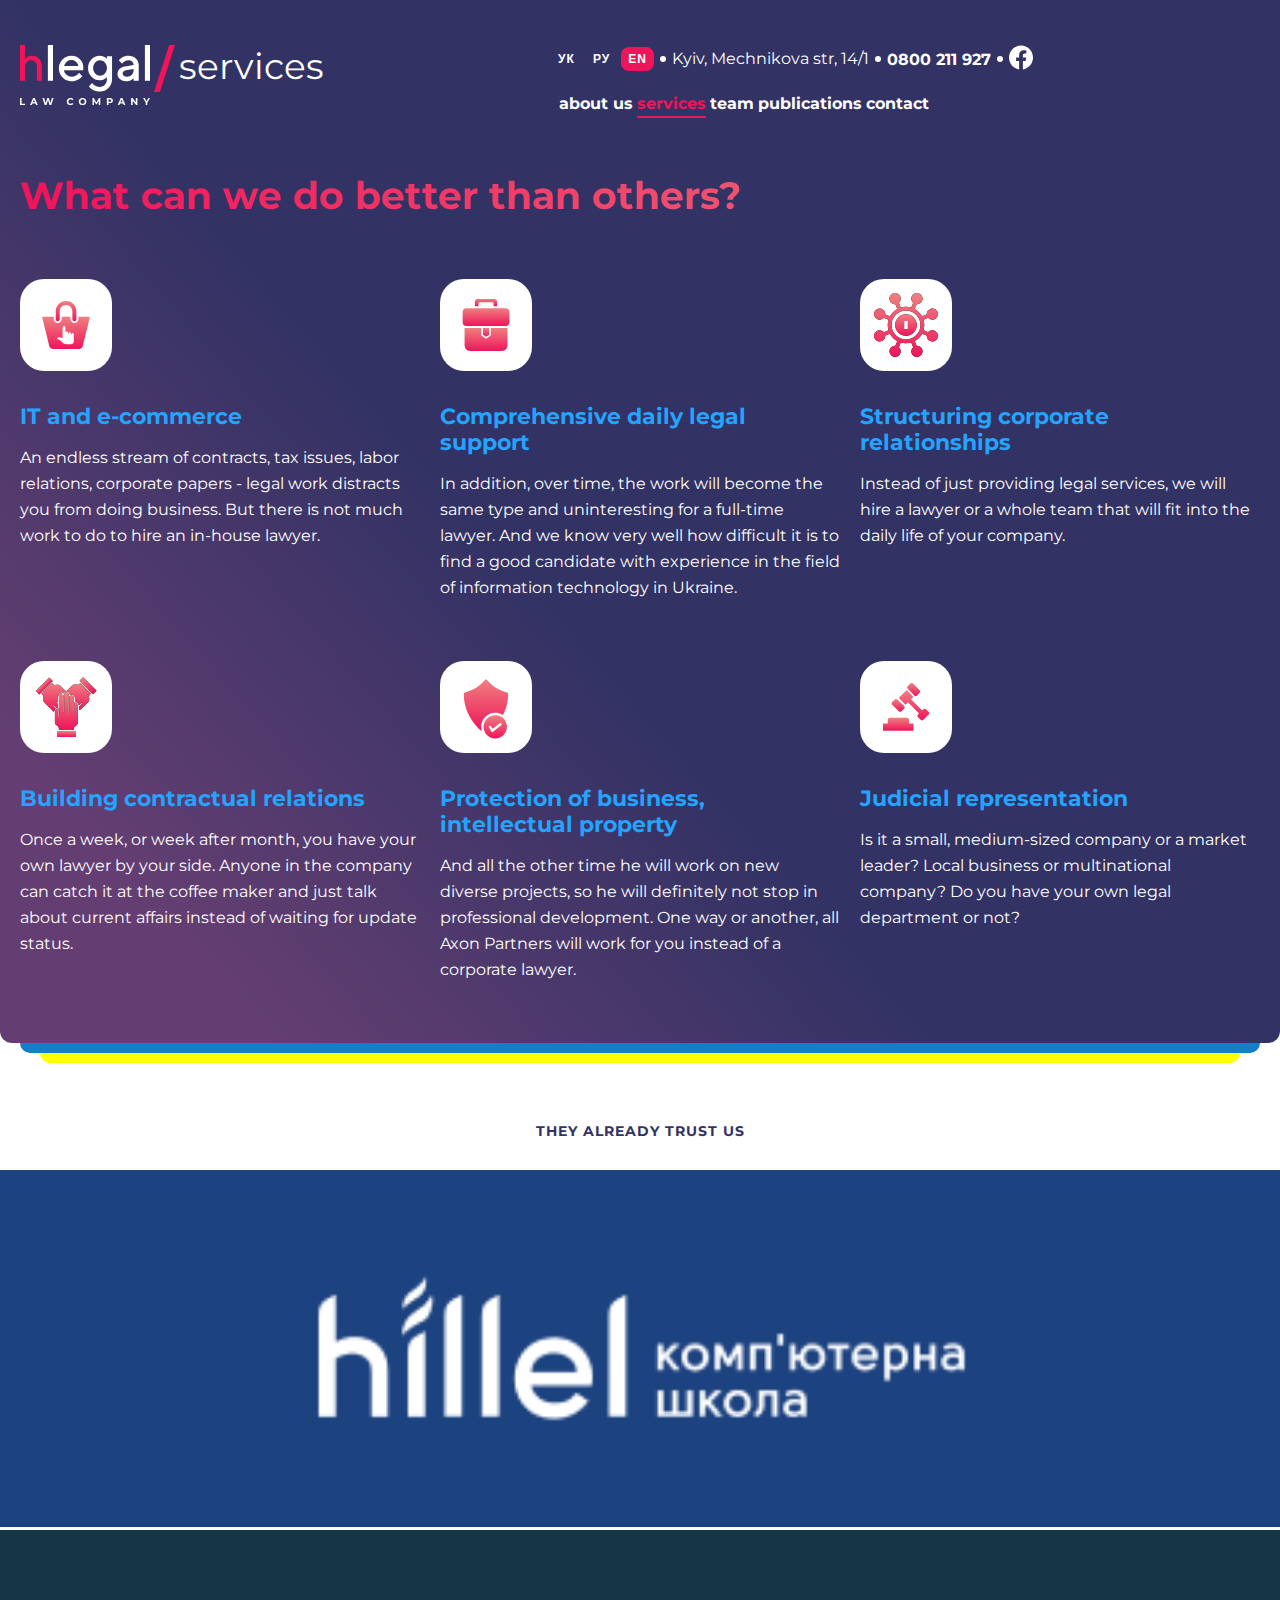
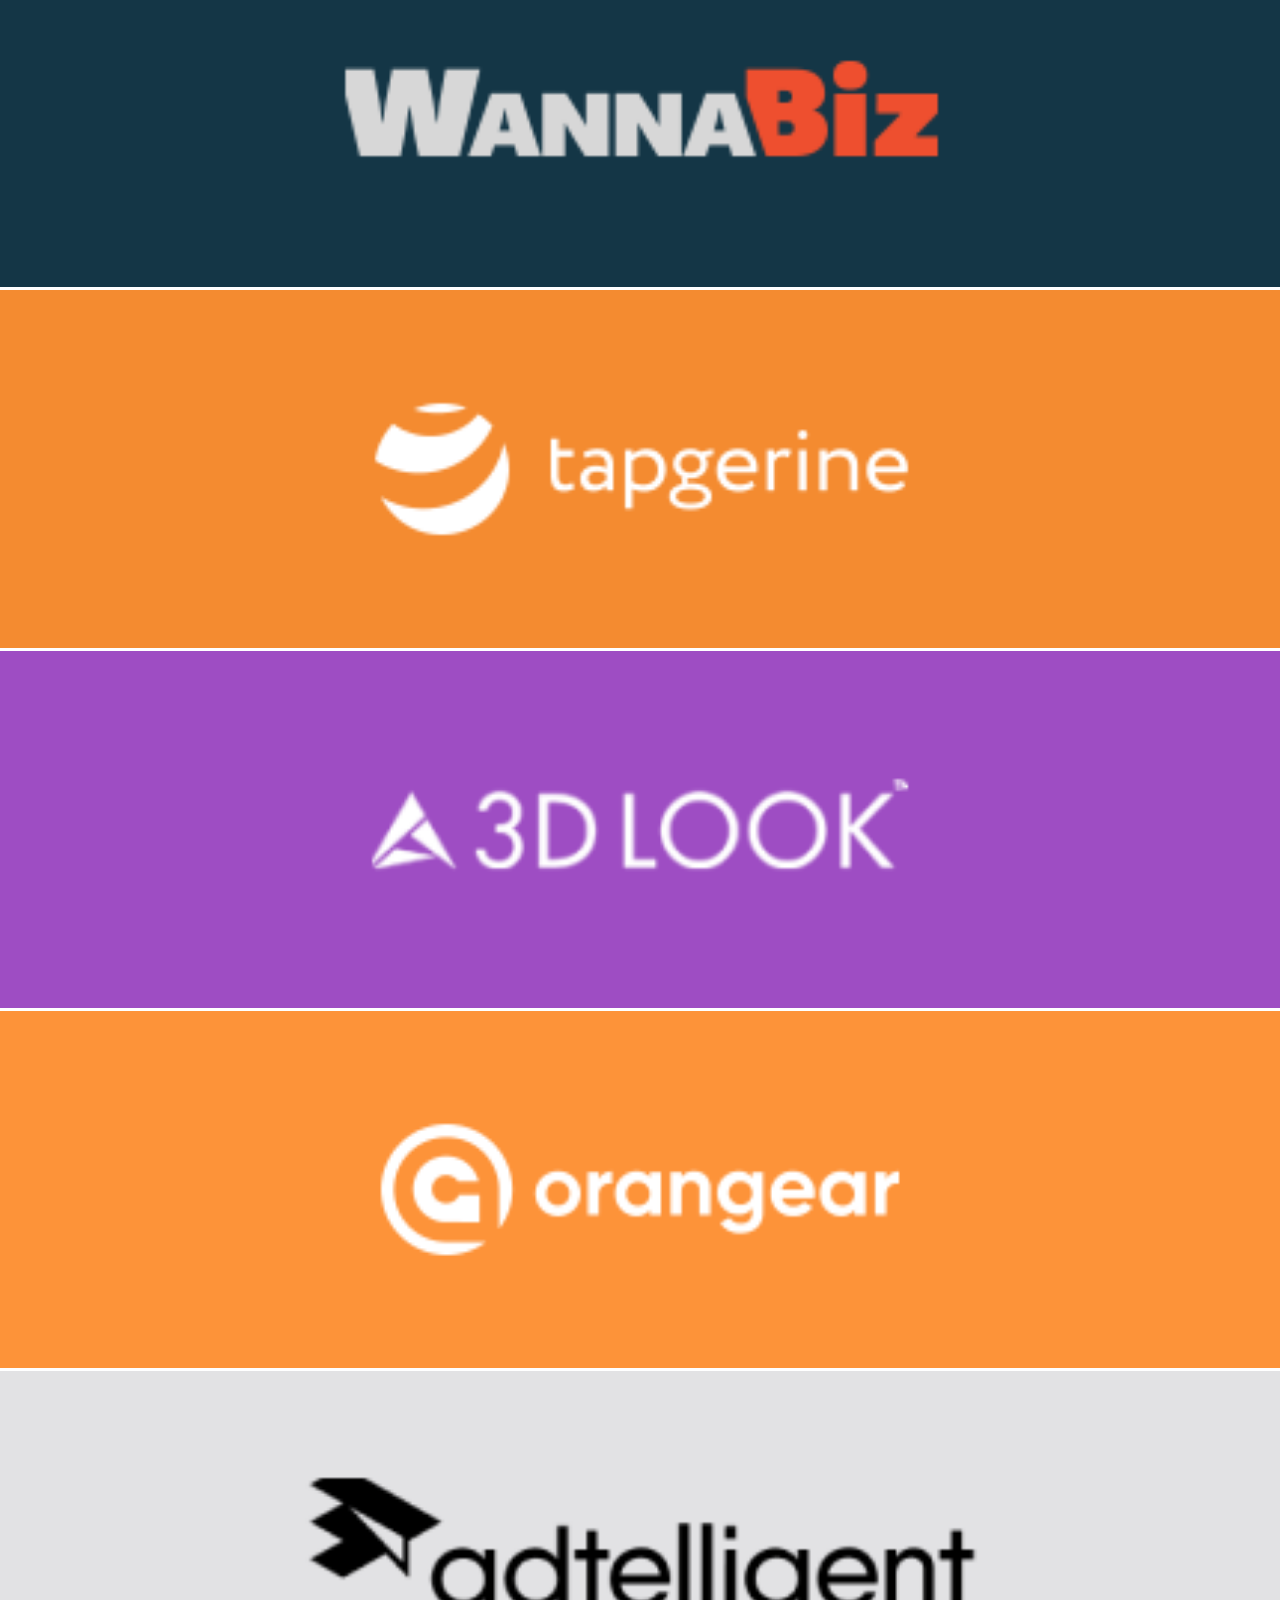
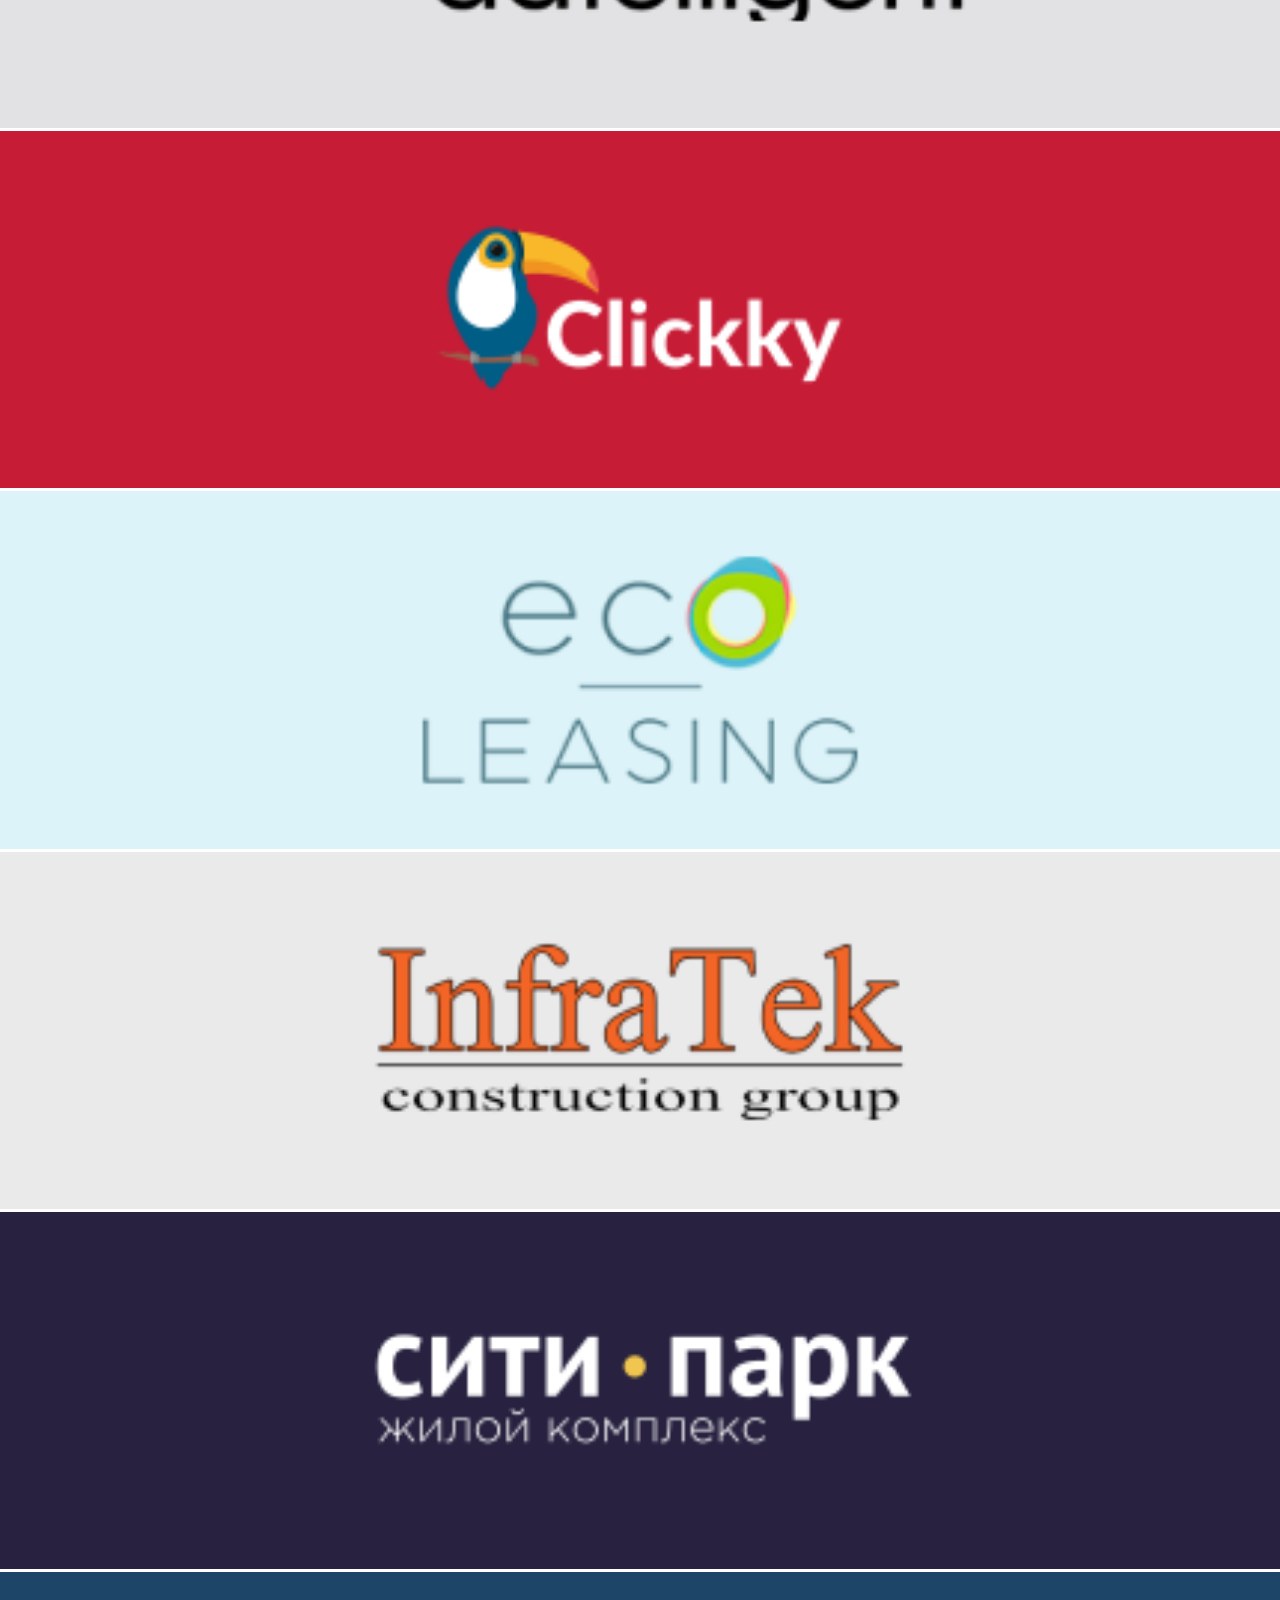
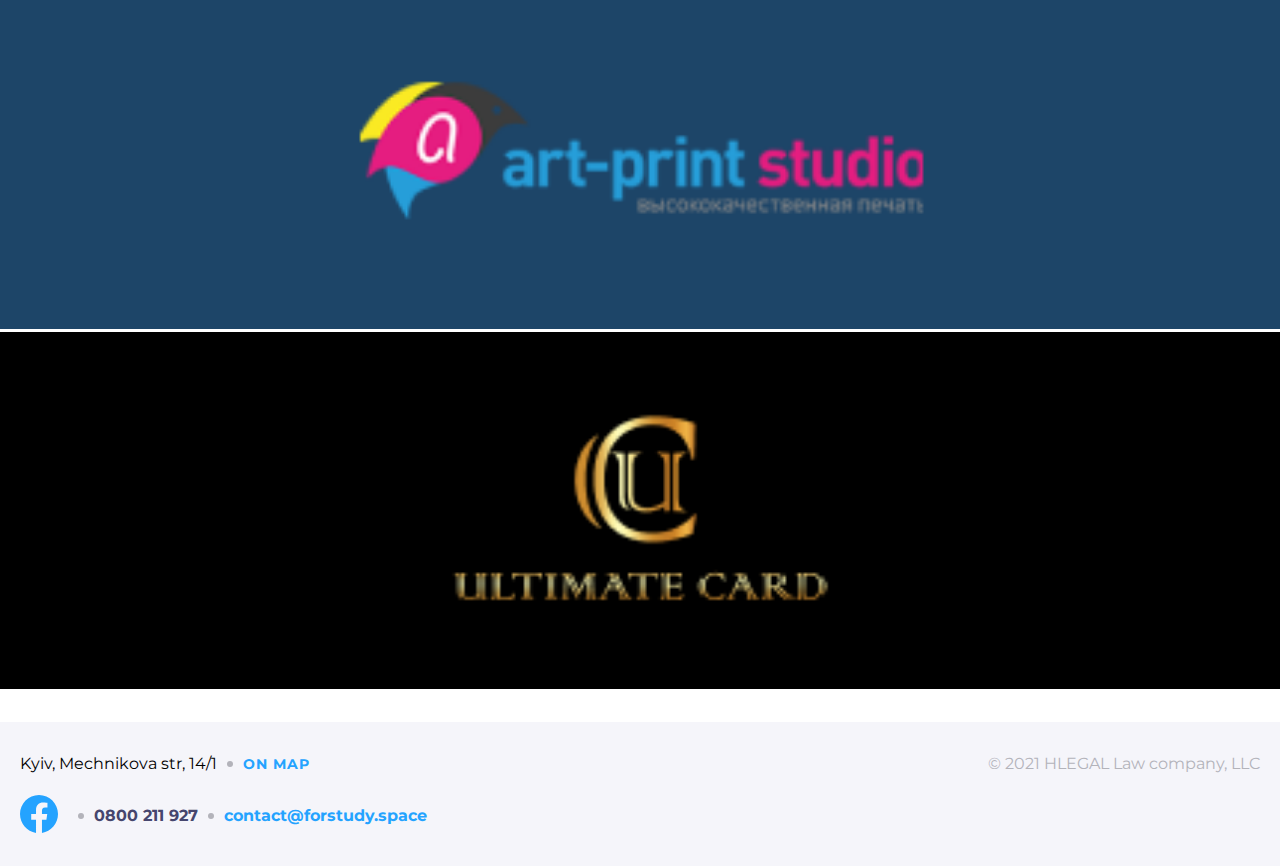
<file: pages/services.html>
<!-- DONE -->
<!DOCTYPE html>
<html lang="en">

<head>
    <meta charset="UTF-8">
    <meta http-equiv="X-UA-Compatible" content="IE=edge">
    <meta name="viewport" content="width=device-width, initial-scale=1.0">
    <title>Services</title>
    <!-- CSS only -->
    <link href="https://cdn.jsdelivr.net/npm/bootstrap@5.2.0/dist/css/bootstrap.min.css" rel="stylesheet"
        integrity="sha384-gH2yIJqKdNHPEq0n4Mqa/HGKIhSkIHeL5AyhkYV8i59U5AR6csBvApHHNl/vI1Bx" crossorigin="anonymous">
    <!-- JavaScript Bundle with Popper -->
    <script src="https://cdn.jsdelivr.net/npm/bootstrap@5.2.0/dist/js/bootstrap.bundle.min.js"
        integrity="sha384-A3rJD856KowSb7dwlZdYEkO39Gagi7vIsF0jrRAoQmDKKtQBHUuLZ9AsSv4jD4Xa"
        crossorigin="anonymous"></script>
    <link rel="stylesheet" href="../style/index.css">
</head>

<body>
    <div class="wrap-gradient">
        <div class="wrap-gradient__shadow-1"></div>
        <div class="wrap-gradient__shadow-2"></div>
        <div class="container">
            <header class="header theme-dark justify-content-sm-between">
                <div class="header__logo">
                    <a href="../index.html" class="header__logo-link">
                        <svg class="header__logo_size" viewBox="0 0 130 60" fill="none"
                            xmlns="http://www.w3.org/2000/svg">
                            <path
                                d="M4.95672 0H0V35.7986H4.95672V22.5177C4.95672 20.2709 5.51557 18.4984 6.63326 17.2502C7.75095 16.002 9.2817 15.353 11.1769 15.353C12.8049 15.353 14.1655 15.9521 15.2589 17.1004C16.3523 18.2738 16.9112 19.7466 16.9112 21.5191V35.8236H21.8922V21.5191C21.8922 18.2238 20.9932 15.6276 19.1951 13.6804C17.3971 11.7332 15.0402 10.7596 12.1731 10.7596C11.347 10.7596 10.5209 10.8594 9.71906 11.0841C8.89294 11.3088 8.2369 11.5584 7.70235 11.833C7.16781 12.1076 6.65756 12.4072 6.1959 12.7567C5.73424 13.1062 5.41838 13.3558 5.27259 13.5056C5.1268 13.6554 5.00532 13.7552 4.95672 13.8301V0Z"
                                fill="#F0145A" />
                            <path class="" d="M32.9726 0H27.8628V35.7689H32.9726V0Z" fill="white" />
                            <path class=""
                                d="M63.1114 25.293L63.3669 22.7381C63.3669 19.3145 62.2428 16.453 59.9433 14.1536C57.6439 11.8541 54.7824 10.73 51.3588 10.73C47.9352 10.73 44.9715 11.9563 42.5188 14.4091C40.0661 16.8618 38.8397 19.7744 38.8397 23.2491C38.8397 26.826 40.1172 29.8919 42.621 32.4468C45.1248 35.0017 48.1396 36.2792 51.6143 36.2792C52.9429 36.2792 54.1692 36.0748 55.3956 35.7171C56.6219 35.3083 57.6439 34.8995 58.3593 34.4907C59.1258 34.0308 59.8922 33.5199 60.5565 32.9578C61.2208 32.3957 61.6807 31.9869 61.8851 31.7314C62.0895 31.4759 62.2428 31.3226 62.345 31.1693L59.0236 27.8479L58.2571 28.8188C57.7461 29.432 56.8774 30.0452 55.6511 30.7095C54.3736 31.3737 53.0451 31.6803 51.6143 31.6803C49.6215 31.6803 47.9352 31.0671 46.5045 29.7897C45.0737 28.5122 44.205 27.0304 43.9495 25.293H63.1114ZM51.3588 15.0733C53.2495 15.0733 54.7824 15.6354 56.0599 16.7085C57.2862 17.8327 58.0527 19.2123 58.3593 20.9497H44.1539C44.6138 19.2123 45.4314 17.8327 46.7089 16.7085C47.9352 15.6354 49.5193 15.0733 51.3588 15.0733Z"
                                fill="white" />
                            <path class=""
                                d="M86.9429 34.2863C86.9429 36.5347 86.2786 38.3742 84.899 39.805C83.5704 41.1846 81.8842 41.9 79.7891 41.9C78.8694 41.9 77.9496 41.7467 77.0809 41.4912C76.2122 41.2357 75.548 40.9291 74.9859 40.5714C74.4238 40.2137 73.9128 39.856 73.4018 39.3962C72.9419 38.9363 72.6354 38.6297 72.4821 38.4764C72.3288 38.3231 72.2266 38.1698 72.1244 38.0676L68.803 41.389L69.2118 41.9C69.4673 42.2577 69.9271 42.7176 70.5403 43.2285C71.1535 43.6884 71.8689 44.1994 72.6864 44.7104C73.504 45.1703 74.526 45.5791 75.8034 45.9368C77.0809 46.2944 78.4095 46.4988 79.7891 46.4988C83.2638 46.4988 86.1253 45.3236 88.5269 42.9731C90.8775 40.5714 92.0527 37.7099 92.0527 34.2352V11.241H86.9429V13.7959L86.0742 13.0294C85.5121 12.5184 84.6435 12.0074 83.4171 11.4965C82.1907 10.9855 80.8622 10.73 79.5336 10.73C76.4166 10.73 73.7595 11.9052 71.4601 14.3069C69.1607 16.7085 68.0365 19.57 68.0365 22.9936C68.0365 26.4172 69.1607 29.2787 71.4601 31.6803C73.7595 34.0819 76.4166 35.2572 79.5336 35.2572C80.4023 35.2572 81.2199 35.155 82.0885 34.9506C82.9061 34.6951 83.5704 34.4396 84.1325 34.1841C84.6946 33.9286 85.2055 33.622 85.6654 33.2644C86.1253 32.9067 86.483 32.6512 86.5852 32.549L86.9429 32.1913V34.2863ZM73.1463 22.9936C73.1463 20.8475 73.8106 19.059 75.1903 17.5772C76.5699 16.0953 78.2051 15.3288 80.0446 15.3288C81.8842 15.3288 83.5193 16.0953 84.899 17.5772C86.2275 19.059 86.9429 20.8475 86.9429 22.9936C86.9429 25.1397 86.2275 26.9282 84.899 28.41C83.5193 29.8919 81.8842 30.6583 80.0446 30.6583C78.2051 30.6583 76.5699 29.8919 75.1903 28.41C73.8106 26.9282 73.1463 25.1397 73.1463 22.9936Z"
                                fill="white" />
                            <path class=""
                                d="M118.724 35.7682V19.9277C118.724 17.3217 117.753 15.1244 115.863 13.3871C113.972 11.5987 111.519 10.73 108.504 10.73C107.329 10.73 106.154 10.8833 105.03 11.1899C103.906 11.5476 102.986 11.9052 102.321 12.314C101.657 12.7228 100.993 13.1827 100.38 13.7448C99.7666 14.2558 99.4089 14.6135 99.2045 14.8179C99.0512 15.0222 98.8979 15.1755 98.7957 15.3288L102.117 18.6502L102.781 17.7816C103.19 17.2195 103.906 16.7085 104.979 16.1464C106.052 15.5843 107.227 15.3288 108.504 15.3288C109.986 15.3288 111.213 15.7887 112.183 16.6574C113.154 17.5261 113.614 18.6502 113.614 19.9277L104.672 21.4606C102.475 21.8183 100.686 22.687 99.46 24.0667C98.1825 25.4463 97.5182 27.1326 97.5182 29.1254C97.5182 31.016 98.3358 32.6512 99.971 34.0819C101.657 35.5638 103.701 36.2792 106.205 36.2792C107.074 36.2792 107.891 36.177 108.709 35.9215C109.577 35.7171 110.242 35.4616 110.804 35.2061C111.366 34.9506 111.877 34.644 112.337 34.2863C112.797 33.9287 113.103 33.6732 113.308 33.571C113.461 33.4177 113.563 33.2644 113.614 33.2133V35.7682H118.724ZM106.971 31.6803C105.643 31.6803 104.57 31.3737 103.803 30.7606C102.986 30.1474 102.628 29.432 102.628 28.6144C102.628 27.7457 102.884 26.9793 103.446 26.4172C104.008 25.8551 104.774 25.4463 105.694 25.293L113.614 24.0156V24.5265C113.614 26.826 113.052 28.5633 111.877 29.8408C110.702 31.0671 109.066 31.6803 106.971 31.6803Z"
                                fill="white" />
                            <path class="o" d="M130 0H124.89V35.7689H130V0Z" fill="white" />
                            <path class="" d="M0 53.1185H1.59915V58.7253H5.06396V60.0283H0V53.1185Z" fill="white" />
                            <path class=""
                                d="M15.5016 58.5477H12.2934L11.6814 60.0283H10.0428L13.1226 53.1185H14.702L17.7917 60.0283H16.1136L15.5016 58.5477ZM14.9982 57.3335L13.9025 54.688L12.8067 57.3335H14.9982Z"
                                fill="white" />
                            <path class=""
                                d="M33.5121 53.1185L31.2516 60.0283H29.534L28.0138 55.3494L26.4443 60.0283H24.7366L22.4662 53.1185H24.1245L25.6842 57.9751L27.313 53.1185H28.7937L30.3731 58.0146L31.9821 53.1185H33.5121Z"
                                fill="white" />
                            <path class=""
                                d="M50.5232 60.1468C49.819 60.1468 49.1807 59.9954 48.6082 59.6927C48.0422 59.3834 47.5947 58.959 47.2657 58.4193C46.9432 57.8731 46.782 57.2578 46.782 56.5734C46.782 55.889 46.9432 55.277 47.2657 54.7373C47.5947 54.1911 48.0422 53.7667 48.6082 53.464C49.1807 53.1547 49.8223 53 50.5331 53C51.1319 53 51.6716 53.1053 52.152 53.3159C52.6389 53.5265 53.047 53.8292 53.376 54.224L52.3494 55.1717C51.8821 54.6321 51.303 54.3622 50.612 54.3622C50.1843 54.3622 49.8026 54.4577 49.467 54.6485C49.1313 54.8328 48.8681 55.0927 48.6773 55.4283C48.493 55.764 48.4009 56.1456 48.4009 56.5734C48.4009 57.0012 48.493 57.3828 48.6773 57.7185C48.8681 58.0541 49.1313 58.3173 49.467 58.5082C49.8026 58.6924 50.1843 58.7846 50.612 58.7846C51.303 58.7846 51.8821 58.5115 52.3494 57.9653L53.376 58.9129C53.047 59.3143 52.6389 59.6203 52.152 59.8309C51.665 60.0415 51.1221 60.1468 50.5232 60.1468Z"
                                fill="white" />
                            <path class=""
                                d="M62.5933 60.1468C61.876 60.1468 61.2278 59.9922 60.6487 59.6829C60.0761 59.3736 59.6253 58.9491 59.2963 58.4095C58.9738 57.8632 58.8126 57.2512 58.8126 56.5734C58.8126 55.8956 58.9738 55.2868 59.2963 54.7472C59.6253 54.201 60.0761 53.7733 60.6487 53.464C61.2278 53.1547 61.876 53 62.5933 53C63.3106 53 63.9555 53.1547 64.5281 53.464C65.1006 53.7733 65.5514 54.201 65.8804 54.7472C66.2095 55.2868 66.374 55.8956 66.374 56.5734C66.374 57.2512 66.2095 57.8632 65.8804 58.4095C65.5514 58.9491 65.1006 59.3736 64.5281 59.6829C63.9555 59.9922 63.3106 60.1468 62.5933 60.1468ZM62.5933 58.7846C63.0013 58.7846 63.3698 58.6924 63.6989 58.5082C64.0279 58.3173 64.2846 58.0541 64.4688 57.7185C64.6597 57.3828 64.7551 57.0012 64.7551 56.5734C64.7551 56.1456 64.6597 55.764 64.4688 55.4283C64.2846 55.0927 64.0279 54.8328 63.6989 54.6485C63.3698 54.4577 63.0013 54.3622 62.5933 54.3622C62.1853 54.3622 61.8168 54.4577 61.4877 54.6485C61.1587 54.8328 60.8987 55.0927 60.7079 55.4283C60.5236 55.764 60.4315 56.1456 60.4315 56.5734C60.4315 57.0012 60.5236 57.3828 60.7079 57.7185C60.8987 58.0541 61.1587 58.3173 61.4877 58.5082C61.8168 58.6924 62.1853 58.7846 62.5933 58.7846Z"
                                fill="white" />
                            <path class=""
                                d="M78.7995 60.0283L78.7896 55.8824L76.7561 59.2979H76.0355L74.0119 55.9713V60.0283H72.5115V53.1185H73.8342L76.4205 57.4125L78.9673 53.1185H80.2802L80.2999 60.0283H78.7995Z"
                                fill="white" />
                            <path class=""
                                d="M89.8659 53.1185C90.478 53.1185 91.0077 53.2205 91.4552 53.4245C91.9093 53.6285 92.2581 53.918 92.5016 54.2931C92.7451 54.6682 92.8668 55.1125 92.8668 55.6258C92.8668 56.1325 92.7451 56.5767 92.5016 56.9584C92.2581 57.3335 91.9093 57.623 91.4552 57.8271C91.0077 58.0245 90.478 58.1232 89.8659 58.1232H88.4741V60.0283H86.8749V53.1185H89.8659ZM89.7771 56.8202C90.2575 56.8202 90.6227 56.7182 90.8728 56.5142C91.1229 56.3036 91.2479 56.0074 91.2479 55.6258C91.2479 55.2375 91.1229 54.9414 90.8728 54.7373C90.6227 54.5268 90.2575 54.4215 89.7771 54.4215H88.4741V56.8202H89.7771Z"
                                fill="white" />
                            <path class=""
                                d="M103.148 58.5477H99.9396L99.3276 60.0283H97.6889L100.769 53.1185H102.348L105.438 60.0283H103.76L103.148 58.5477ZM102.644 57.3335L101.549 54.688L100.453 57.3335H102.644Z"
                                fill="white" />
                            <path class="o"
                                d="M117.428 53.1185V60.0283H116.115L112.67 55.8331V60.0283H111.09V53.1185H112.413L115.848 57.3137V53.1185H117.428Z"
                                fill="white" />
                            <path class=""
                                d="M127.315 57.5803V60.0283H125.716V57.5605L123.041 53.1185H124.739L126.585 56.1884L128.43 53.1185H130L127.315 57.5803Z"
                                fill="white" />
                        </svg>
                    </a>
                    <svg class="header__slash" viewBox="0 0 21 47" fill="none" xmlns="http://www.w3.org/2000/svg">
                        <path fill-rule="evenodd" clip-rule="evenodd" d="M15.1752 0H21L5.82482 47H0L15.1752 0Z"
                            fill="#F0145A" />
                    </svg>
                    <h2 class="page-name">services</h2>
                </div>
                <div class="header__panel">
                    <div class="header__lang">
                        <button class="lang theme-dark">УК</button>
                        <button class="lang theme-dark">РУ</button>
                        <button class="lang theme-dark lang_active">EN</button>
                    </div>
                    <a href="#" class="header__city text-link theme-dark">Kyiv, Mechnikova str, 14/1</a>
                    <h4 class="header__call h-4">0800 211 927</h4>
                    <a href="https://www.facebook.com/Hillel.IT.School" target="_blank" class="header__facebook">
                        <svg width="24" height="25" viewBox="0 0 24 25" fill="none" xmlns="http://www.w3.org/2000/svg">
                            <path class="header__facebook_hover"
                                d="M24 12.5733C24 5.90541 18.6274 0.5 12 0.5C5.37258 0.5 0 5.90541 0 12.5733C0 18.5995 4.38823 23.5943 10.125 24.5V16.0633H7.07813V12.5733H10.125V9.91343C10.125 6.88755 11.9165 5.21615 14.6576 5.21615C15.9705 5.21615 17.3438 5.45195 17.3438 5.45195V8.42313H15.8306C14.3399 8.42313 13.875 9.35379 13.875 10.3086V12.5733H17.2031L16.6711 16.0633H13.875V24.5C19.6118 23.5943 24 18.5995 24 12.5733Z"
                                fill="white" />
                        </svg>
                    </a>
                </div>

                <div class="offcanvas offcanvas-bottom" tabindex="-1" id="offcanvasBottom"
                    aria-labelledby="offcanvasBottomLabel">
                    <div class="offcanvas-header flex-column">
                        <button type="button" class="btn-close align-self-end" data-bs-dismiss="offcanvas"
                            aria-label="Close"></button>
                        <nav class="nav-canvas d-flex align-items-center">
                            <a href="./about-page.html" class="header__link h-4">about us</a>
                            <a href="../pages/services.html" class="header__link h-4 link_active">services</a>
                            <a href="../pages/team-page.html" class="header__link h-4">team</a>
                            <a href="./publications-page.html" class="header__link h-4">publications</a>
                            <a href="./contact-page.html" class="header__link h-4">contact</a>
                        </nav>
                    </div>
                </div>
                <!-- CANVAS -->
                <div class="mark-dn" type="button" data-bs-toggle="offcanvas" data-bs-target="#offcanvasBottom"
                    aria-controls="offcanvasBottom">
                    <svg width="32" height="33" viewBox="0 0 32 33" fill="none" xmlns="http://www.w3.org/2000/svg">
                        <path d="M7 10.5H25" stroke="white" stroke-width="2" />
                        <path d="M7 16.5H25" stroke="white" stroke-width="2" />
                        <path d="M7 22.5H25" stroke="white" stroke-width="2" />
                    </svg>
                </div>
            </header>

            <section class="items">
                <h2 class="items__h2 lg">What can we do better than others?</h2>
                <div class="items-flex">
                    <div class="item coll-lg-4 coll-sm-6 coll-exsm-12 theme-dark">
                        <a href="./service-entry-page.html" class="item__link"><img src="../assets/homepage/Icon1.svg"
                                alt="icon" class="item__img"></a>
                        <a href="../pages/service-entry-page.html" class="item__link ">
                            <h3 class="item__h3 h-3 link_hover">IT and e-commerce</h3>
                        </a>
                        <p class="item__text text-regular">
                            An endless stream of contracts, tax issues, labor relations,
                            corporate papers - legal work distracts you from doing business.
                            But there is not much work to do to hire an in-house lawyer.
                        </p>
                    </div>
                    <div class="item coll-lg-4 coll-sm-6 coll-exsm-12 theme-dark">
                        <img src="../assets/homepage/Icon2.svg" alt="icon" class="item__img">
                        <h3 class="item__h3 h-3">Comprehensive daily
                            legal support</h3>
                        <p class="item__text text-regular">
                            In addition, over time, the work will become the same type and uninteresting for a full-time
                            lawyer. And we
                            know very well how difficult it is to find a good candidate with experience in the field of
                            information
                            technology in Ukraine.
                        </p>
                    </div>
                    <div class="item coll-lg-4 coll-sm-6 coll-exsm-12 theme-dark">
                        <img src="../assets/homepage/Icon3.svg" alt="icon" class="item__img">
                        <h3 class="item__h3 h-3">Structuring corporate relationships</h3>
                        <p class="item__text text-regular">Instead of just providing legal services, we will hire a
                            lawyer or a whole
                            team that will fit into the daily life of your company.
                        </p>
                    </div>
                    <div class="item coll-lg-4 coll-sm-6 coll-exsm-12 theme-dark">
                        <img src="../assets/homepage/Icon4.svg" alt="icon" class="item__img">
                        <h3 class="item__h3 h-3">Building contractual relations</h3>
                        <p class="item__text text-regular">Once a week, or week after month, you have your own lawyer by
                            your side.
                            Anyone in the company can catch it at the coffee maker and just talk about current affairs
                            instead of
                            waiting for update status.
                        </p>
                    </div>
                    <div class="item coll-lg-4 coll-sm-6 coll-exsm-12 theme-dark">
                        <img src="../assets/homepage/Icon5.svg" alt="icon" class="item__img">
                        <h3 class="item__h3 h-3">Protection of business, intellectual property</h3>
                        <p class="item__text text-regular">And all the other time he will work on new diverse projects,
                            so he will
                            definitely not stop in professional development. One way or another, all Axon Partners will
                            work for you
                            instead of a corporate lawyer.
                        </p>
                    </div>
                    <div class="item coll-lg-4 coll-sm-6 coll-exsm-12 theme-dark">
                        <img src="../assets/homepage/Icon6.svg" alt="icon" class="item__img">
                        <h3 class="item__h3 h-3">Judicial representation</h3>
                        <p class="item__text text-regular">Is it a small, medium-sized company or a market leader? Local
                            business or
                            multinational company? Do you have your own legal department or not?
                        </p>
                    </div>
                </div>
            </section>
        </div>
    </div>

    <div class="container-tiles">
        <div class="tiles">
            <h3 class="tiles__text h3-caps">They already trust us</h3>
            <div class="tiles__set d-flex">
                <a href="https://dnipro.ithillel.ua/?gclid=Cj0KCQjwgO2XBhCaARIsANrW2X1vAITamoCDRpEbvurm1cnSESH6fOOX8mVsrjl55eAioWijPeG7fIMaAo1MEALw_wcB"
                    class="tiles__link coll-lg-3 coll-exsm-12" target="_blank"><img src="../assets/homepage/tile1.png"
                        alt="" class="tiles__img "></a>
                <a href="https://inventure.com.ua/tools/investors/wannabiz" class="tiles__link coll-lg-3 coll-exsm-12"
                    target="_blank"><img src="../assets/homepage/tile2.png" alt="" class="tiles__img "></a>
                <a href="https://cpa-rating.ru/partnerka/tapgerine-com" class="tiles__link coll-lg-3 coll-exsm-12"
                    target="_blank"><img src="../assets/homepage/tile3.png" alt="" class="tiles__img "></a>
                <a href="https://3dlook.me/" class="tiles__link coll-lg-3 coll-exsm-12" target="_blank"><img
                        src="../assets/homepage/tile4.png" alt="" class="tiles__img "></a>
                <a href="https://twitter.com/orangearcompany" class="tiles__link coll-lg-3 coll-exsm-12"
                    target="_blank"><img src="../assets/homepage/tile5.png" alt="" class="tiles__img"></a>
                <a href="https://jobs.dou.ua/companies/adtelligent/" class="tiles__link coll-lg-3 coll-exsm-12"
                    target="_blank"><img src="../assets/homepage/tile6.png" alt="" class="tiles__img "></a>
                <a href="https://clickky.biz/" class="tiles__link coll-lg-3 coll-exsm-12 tiles_display-none"
                    target="_blank"><img src="../assets/homepage/tile7.png" alt="" class="tiles__img "></a>
                <a href="https://www.facebook.com/ecolease.com.ua"
                    class="tiles__link coll-lg-3 coll-exsm-12 tiles_display-none" target="_blank"><img
                        src="../assets/homepage/tile8.png" alt="" class="tiles__img "></a>
                <a href="https://www.infatek.com/" class="tiles__link coll-lg-3 coll-exsm-12 tiles_display-none"
                    target="_blank"><img src="../assets/homepage/tile9.png" alt="" class="tiles__img "></a>
                <a href="https://city-park.com.ua/" class="tiles__link coll-lg-3 coll-exsm-12 tiles_display-none"
                    target="_blank"><img src="../assets/homepage/tile10.png" alt="" class="tiles__img "></a>
                <a href="https://www.artprintstudio.com.ua/"
                    class="tiles__link coll-lg-3 coll-exsm-12 tiles_display-none" target="_blank"><img
                        src="../assets/homepage/tile11.png" alt="" class="tiles__img "></a>
                <a href="http://www.ultimate-card.com/" class="tiles__link coll-lg-3 coll-exsm-12 tiles_display-none"
                    target="_blank"><img src="../assets/homepage/tile12.png" alt="" class="tiles__img "></a>
            </div>
        </div>
    </div>

    <div class="footer-wrap">
        <div class="container">
            <footer class="footer">
                <div class="footer__section">
                    <div class="footer__location">
                        <h4 class="footer__city footer-style-text">Kyiv, Mechnikova str, 14/1</h4>
                        <a href="https://www.google.com/maps/place/%D1%83%D0%BB.+%D0%9C%D0%B5%D1%87%D0%BD%D0%B8%D0%BA%D0%BE%D0%B2%D0%B0,+14%2F1,+%D0%9A%D0%B8%D0%B5%D0%B2,+02000/@50.436795,30.5305163,17z/data=!3m1!4b1!4m5!3m4!1s0x40d4cf07295b8e39:0x17b2112e2dc0e7a!8m2!3d50.436795!4d30.532705"
                            class="footer__link-map" target="_blank">
                            <h3 class="footer__h3 h3-caps">On map</h3>
                        </a>
                    </div>
                    <div class="footer__contacts">
                        <a href="https://www.facebook.com/Hillel.IT.School" class="footer__link-facebook"
                            target="_blank"><img src="../assets/footer/facebook-blue.svg" alt="facebook"
                                class="footer__img-facebook"></a>
                        <h4 class="footer__call h-4">0800 211 927</h4>
                        <a href="" class="footer__link-mail">
                            <h4 class="footer__link-mail-address  h-4">contact@forstudy.space</h4>
                        </a>
                    </div>
                </div>
                <div class="footer__copyright footer-style-text">© 2021 HLEGAL Law company, LLC</div>
            </footer>
        </div>
    </div>
</body>

</html>
</file>
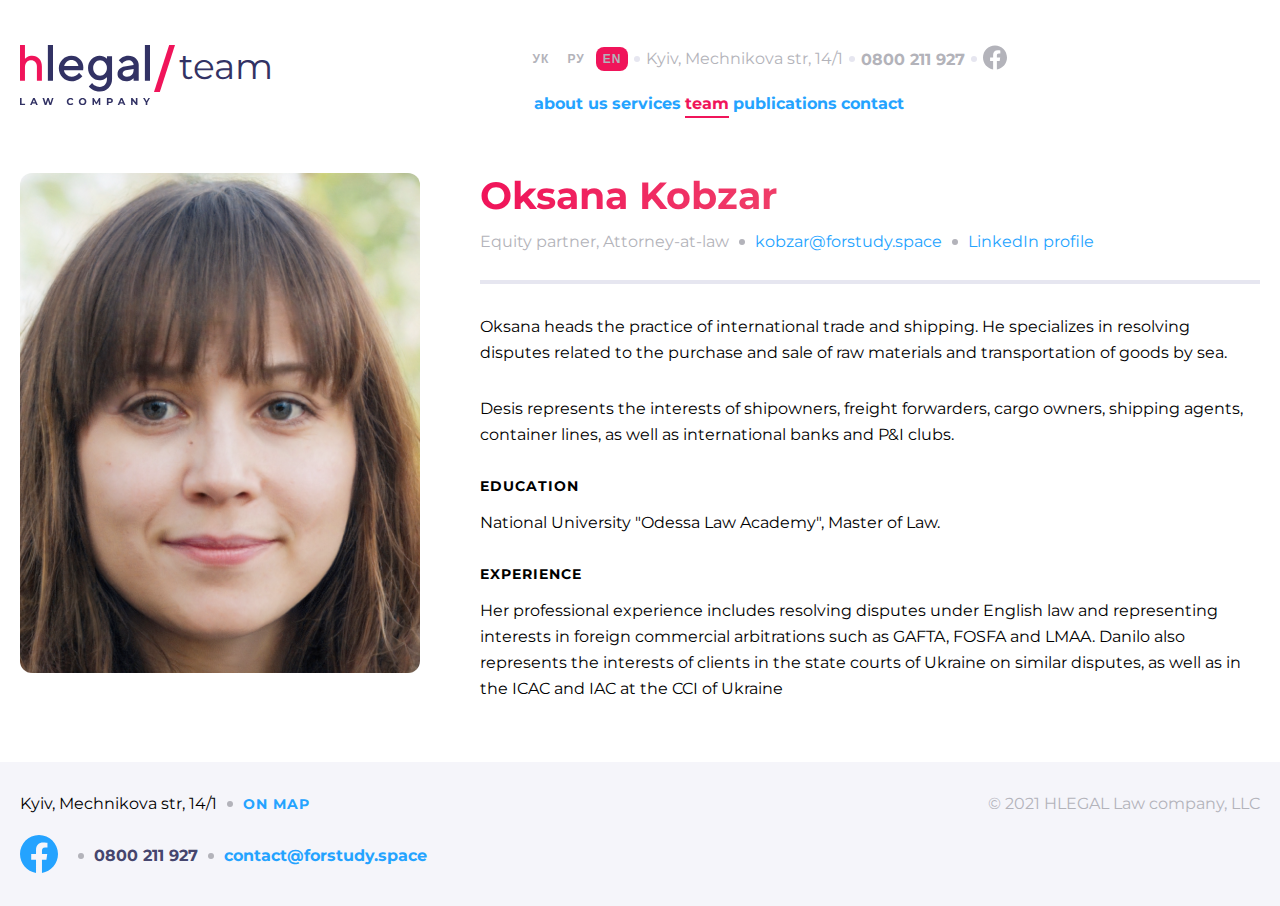
<file: pages/team-entry-page-oksana.html>
<!DOCTYPE html>
<html lang="en">

<head>
    <meta charset="UTF-8">
    <meta http-equiv="X-UA-Compatible" content="IE=edge">
    <meta name="viewport" content="width=device-width, initial-scale=1.0">
    <title>Team</title>
    <!-- CSS only -->
    <link href="https://cdn.jsdelivr.net/npm/bootstrap@5.2.0/dist/css/bootstrap.min.css" rel="stylesheet"
        integrity="sha384-gH2yIJqKdNHPEq0n4Mqa/HGKIhSkIHeL5AyhkYV8i59U5AR6csBvApHHNl/vI1Bx" crossorigin="anonymous">
    <!-- JavaScript Bundle with Popper -->
    <script src="https://cdn.jsdelivr.net/npm/bootstrap@5.2.0/dist/js/bootstrap.bundle.min.js"
        integrity="sha384-A3rJD856KowSb7dwlZdYEkO39Gagi7vIsF0jrRAoQmDKKtQBHUuLZ9AsSv4jD4Xa"
        crossorigin="anonymous"></script>
    <link rel="stylesheet" href="../style/index.css">
</head>

<body>
    <div class="flex-container">
        <div class="container">
            <header class="header theme-dark justify-content-sm-between">
                <div class="header__logo">
                    <a href="../index.html" class="header__logo-link">
                        <svg class="header__logo_size" viewBox="0 0 130 60" fill="none"
                            xmlns="http://www.w3.org/2000/svg">
                            <path
                                d="M4.95672 0H0V35.7986H4.95672V22.5177C4.95672 20.2709 5.51557 18.4984 6.63326 17.2502C7.75095 16.002 9.2817 15.353 11.1769 15.353C12.8049 15.353 14.1655 15.9521 15.2589 17.1004C16.3523 18.2738 16.9112 19.7466 16.9112 21.5191V35.8236H21.8922V21.5191C21.8922 18.2238 20.9932 15.6276 19.1951 13.6804C17.3971 11.7332 15.0402 10.7596 12.1731 10.7596C11.347 10.7596 10.5209 10.8594 9.71906 11.0841C8.89294 11.3088 8.2369 11.5584 7.70235 11.833C7.16781 12.1076 6.65756 12.4072 6.1959 12.7567C5.73424 13.1062 5.41838 13.3558 5.27259 13.5056C5.1268 13.6554 5.00532 13.7552 4.95672 13.8301V0Z"
                                fill="#F0145A" />
                            <path class="theme-light-logo" d="M32.9726 0H27.8628V35.7689H32.9726V0Z" fill="white" />
                            <path class="theme-light-logo"
                                d="M63.1114 25.293L63.3669 22.7381C63.3669 19.3145 62.2428 16.453 59.9433 14.1536C57.6439 11.8541 54.7824 10.73 51.3588 10.73C47.9352 10.73 44.9715 11.9563 42.5188 14.4091C40.0661 16.8618 38.8397 19.7744 38.8397 23.2491C38.8397 26.826 40.1172 29.8919 42.621 32.4468C45.1248 35.0017 48.1396 36.2792 51.6143 36.2792C52.9429 36.2792 54.1692 36.0748 55.3956 35.7171C56.6219 35.3083 57.6439 34.8995 58.3593 34.4907C59.1258 34.0308 59.8922 33.5199 60.5565 32.9578C61.2208 32.3957 61.6807 31.9869 61.8851 31.7314C62.0895 31.4759 62.2428 31.3226 62.345 31.1693L59.0236 27.8479L58.2571 28.8188C57.7461 29.432 56.8774 30.0452 55.6511 30.7095C54.3736 31.3737 53.0451 31.6803 51.6143 31.6803C49.6215 31.6803 47.9352 31.0671 46.5045 29.7897C45.0737 28.5122 44.205 27.0304 43.9495 25.293H63.1114ZM51.3588 15.0733C53.2495 15.0733 54.7824 15.6354 56.0599 16.7085C57.2862 17.8327 58.0527 19.2123 58.3593 20.9497H44.1539C44.6138 19.2123 45.4314 17.8327 46.7089 16.7085C47.9352 15.6354 49.5193 15.0733 51.3588 15.0733Z"
                                fill="white" />
                            <path class="theme-light-logo"
                                d="M86.9429 34.2863C86.9429 36.5347 86.2786 38.3742 84.899 39.805C83.5704 41.1846 81.8842 41.9 79.7891 41.9C78.8694 41.9 77.9496 41.7467 77.0809 41.4912C76.2122 41.2357 75.548 40.9291 74.9859 40.5714C74.4238 40.2137 73.9128 39.856 73.4018 39.3962C72.9419 38.9363 72.6354 38.6297 72.4821 38.4764C72.3288 38.3231 72.2266 38.1698 72.1244 38.0676L68.803 41.389L69.2118 41.9C69.4673 42.2577 69.9271 42.7176 70.5403 43.2285C71.1535 43.6884 71.8689 44.1994 72.6864 44.7104C73.504 45.1703 74.526 45.5791 75.8034 45.9368C77.0809 46.2944 78.4095 46.4988 79.7891 46.4988C83.2638 46.4988 86.1253 45.3236 88.5269 42.9731C90.8775 40.5714 92.0527 37.7099 92.0527 34.2352V11.241H86.9429V13.7959L86.0742 13.0294C85.5121 12.5184 84.6435 12.0074 83.4171 11.4965C82.1907 10.9855 80.8622 10.73 79.5336 10.73C76.4166 10.73 73.7595 11.9052 71.4601 14.3069C69.1607 16.7085 68.0365 19.57 68.0365 22.9936C68.0365 26.4172 69.1607 29.2787 71.4601 31.6803C73.7595 34.0819 76.4166 35.2572 79.5336 35.2572C80.4023 35.2572 81.2199 35.155 82.0885 34.9506C82.9061 34.6951 83.5704 34.4396 84.1325 34.1841C84.6946 33.9286 85.2055 33.622 85.6654 33.2644C86.1253 32.9067 86.483 32.6512 86.5852 32.549L86.9429 32.1913V34.2863ZM73.1463 22.9936C73.1463 20.8475 73.8106 19.059 75.1903 17.5772C76.5699 16.0953 78.2051 15.3288 80.0446 15.3288C81.8842 15.3288 83.5193 16.0953 84.899 17.5772C86.2275 19.059 86.9429 20.8475 86.9429 22.9936C86.9429 25.1397 86.2275 26.9282 84.899 28.41C83.5193 29.8919 81.8842 30.6583 80.0446 30.6583C78.2051 30.6583 76.5699 29.8919 75.1903 28.41C73.8106 26.9282 73.1463 25.1397 73.1463 22.9936Z"
                                fill="white" />
                            <path class="theme-light-logo"
                                d="M118.724 35.7682V19.9277C118.724 17.3217 117.753 15.1244 115.863 13.3871C113.972 11.5987 111.519 10.73 108.504 10.73C107.329 10.73 106.154 10.8833 105.03 11.1899C103.906 11.5476 102.986 11.9052 102.321 12.314C101.657 12.7228 100.993 13.1827 100.38 13.7448C99.7666 14.2558 99.4089 14.6135 99.2045 14.8179C99.0512 15.0222 98.8979 15.1755 98.7957 15.3288L102.117 18.6502L102.781 17.7816C103.19 17.2195 103.906 16.7085 104.979 16.1464C106.052 15.5843 107.227 15.3288 108.504 15.3288C109.986 15.3288 111.213 15.7887 112.183 16.6574C113.154 17.5261 113.614 18.6502 113.614 19.9277L104.672 21.4606C102.475 21.8183 100.686 22.687 99.46 24.0667C98.1825 25.4463 97.5182 27.1326 97.5182 29.1254C97.5182 31.016 98.3358 32.6512 99.971 34.0819C101.657 35.5638 103.701 36.2792 106.205 36.2792C107.074 36.2792 107.891 36.177 108.709 35.9215C109.577 35.7171 110.242 35.4616 110.804 35.2061C111.366 34.9506 111.877 34.644 112.337 34.2863C112.797 33.9287 113.103 33.6732 113.308 33.571C113.461 33.4177 113.563 33.2644 113.614 33.2133V35.7682H118.724ZM106.971 31.6803C105.643 31.6803 104.57 31.3737 103.803 30.7606C102.986 30.1474 102.628 29.432 102.628 28.6144C102.628 27.7457 102.884 26.9793 103.446 26.4172C104.008 25.8551 104.774 25.4463 105.694 25.293L113.614 24.0156V24.5265C113.614 26.826 113.052 28.5633 111.877 29.8408C110.702 31.0671 109.066 31.6803 106.971 31.6803Z"
                                fill="white" />
                            <path class="theme-light-logo" d="M130 0H124.89V35.7689H130V0Z" fill="white" />
                            <path class="theme-light-logo" d="M0 53.1185H1.59915V58.7253H5.06396V60.0283H0V53.1185Z"
                                fill="white" />
                            <path class="theme-light-logo"
                                d="M15.5016 58.5477H12.2934L11.6814 60.0283H10.0428L13.1226 53.1185H14.702L17.7917 60.0283H16.1136L15.5016 58.5477ZM14.9982 57.3335L13.9025 54.688L12.8067 57.3335H14.9982Z"
                                fill="white" />
                            <path class="theme-light-logo"
                                d="M33.5121 53.1185L31.2516 60.0283H29.534L28.0138 55.3494L26.4443 60.0283H24.7366L22.4662 53.1185H24.1245L25.6842 57.9751L27.313 53.1185H28.7937L30.3731 58.0146L31.9821 53.1185H33.5121Z"
                                fill="white" />
                            <path class="theme-light-logo"
                                d="M50.5232 60.1468C49.819 60.1468 49.1807 59.9954 48.6082 59.6927C48.0422 59.3834 47.5947 58.959 47.2657 58.4193C46.9432 57.8731 46.782 57.2578 46.782 56.5734C46.782 55.889 46.9432 55.277 47.2657 54.7373C47.5947 54.1911 48.0422 53.7667 48.6082 53.464C49.1807 53.1547 49.8223 53 50.5331 53C51.1319 53 51.6716 53.1053 52.152 53.3159C52.6389 53.5265 53.047 53.8292 53.376 54.224L52.3494 55.1717C51.8821 54.6321 51.303 54.3622 50.612 54.3622C50.1843 54.3622 49.8026 54.4577 49.467 54.6485C49.1313 54.8328 48.8681 55.0927 48.6773 55.4283C48.493 55.764 48.4009 56.1456 48.4009 56.5734C48.4009 57.0012 48.493 57.3828 48.6773 57.7185C48.8681 58.0541 49.1313 58.3173 49.467 58.5082C49.8026 58.6924 50.1843 58.7846 50.612 58.7846C51.303 58.7846 51.8821 58.5115 52.3494 57.9653L53.376 58.9129C53.047 59.3143 52.6389 59.6203 52.152 59.8309C51.665 60.0415 51.1221 60.1468 50.5232 60.1468Z"
                                fill="white" />
                            <path class="theme-light-logo"
                                d="M62.5933 60.1468C61.876 60.1468 61.2278 59.9922 60.6487 59.6829C60.0761 59.3736 59.6253 58.9491 59.2963 58.4095C58.9738 57.8632 58.8126 57.2512 58.8126 56.5734C58.8126 55.8956 58.9738 55.2868 59.2963 54.7472C59.6253 54.201 60.0761 53.7733 60.6487 53.464C61.2278 53.1547 61.876 53 62.5933 53C63.3106 53 63.9555 53.1547 64.5281 53.464C65.1006 53.7733 65.5514 54.201 65.8804 54.7472C66.2095 55.2868 66.374 55.8956 66.374 56.5734C66.374 57.2512 66.2095 57.8632 65.8804 58.4095C65.5514 58.9491 65.1006 59.3736 64.5281 59.6829C63.9555 59.9922 63.3106 60.1468 62.5933 60.1468ZM62.5933 58.7846C63.0013 58.7846 63.3698 58.6924 63.6989 58.5082C64.0279 58.3173 64.2846 58.0541 64.4688 57.7185C64.6597 57.3828 64.7551 57.0012 64.7551 56.5734C64.7551 56.1456 64.6597 55.764 64.4688 55.4283C64.2846 55.0927 64.0279 54.8328 63.6989 54.6485C63.3698 54.4577 63.0013 54.3622 62.5933 54.3622C62.1853 54.3622 61.8168 54.4577 61.4877 54.6485C61.1587 54.8328 60.8987 55.0927 60.7079 55.4283C60.5236 55.764 60.4315 56.1456 60.4315 56.5734C60.4315 57.0012 60.5236 57.3828 60.7079 57.7185C60.8987 58.0541 61.1587 58.3173 61.4877 58.5082C61.8168 58.6924 62.1853 58.7846 62.5933 58.7846Z"
                                fill="white" />
                            <path class="theme-light-logo"
                                d="M78.7995 60.0283L78.7896 55.8824L76.7561 59.2979H76.0355L74.0119 55.9713V60.0283H72.5115V53.1185H73.8342L76.4205 57.4125L78.9673 53.1185H80.2802L80.2999 60.0283H78.7995Z"
                                fill="white" />
                            <path class="theme-light-logo"
                                d="M89.8659 53.1185C90.478 53.1185 91.0077 53.2205 91.4552 53.4245C91.9093 53.6285 92.2581 53.918 92.5016 54.2931C92.7451 54.6682 92.8668 55.1125 92.8668 55.6258C92.8668 56.1325 92.7451 56.5767 92.5016 56.9584C92.2581 57.3335 91.9093 57.623 91.4552 57.8271C91.0077 58.0245 90.478 58.1232 89.8659 58.1232H88.4741V60.0283H86.8749V53.1185H89.8659ZM89.7771 56.8202C90.2575 56.8202 90.6227 56.7182 90.8728 56.5142C91.1229 56.3036 91.2479 56.0074 91.2479 55.6258C91.2479 55.2375 91.1229 54.9414 90.8728 54.7373C90.6227 54.5268 90.2575 54.4215 89.7771 54.4215H88.4741V56.8202H89.7771Z"
                                fill="white" />
                            <path class="theme-light-logo"
                                d="M103.148 58.5477H99.9396L99.3276 60.0283H97.6889L100.769 53.1185H102.348L105.438 60.0283H103.76L103.148 58.5477ZM102.644 57.3335L101.549 54.688L100.453 57.3335H102.644Z"
                                fill="white" />
                            <path class="theme-light-logo"
                                d="M117.428 53.1185V60.0283H116.115L112.67 55.8331V60.0283H111.09V53.1185H112.413L115.848 57.3137V53.1185H117.428Z"
                                fill="white" />
                            <path class="theme-light-logo"
                                d="M127.315 57.5803V60.0283H125.716V57.5605L123.041 53.1185H124.739L126.585 56.1884L128.43 53.1185H130L127.315 57.5803Z"
                                fill="white" />
                        </svg>
                    </a>
                    <svg class="header__slash" viewBox="0 0 21 47" fill="none" xmlns="http://www.w3.org/2000/svg">
                        <path fill-rule="evenodd" clip-rule="evenodd" d="M15.1752 0H21L5.82482 47H0L15.1752 0Z"
                            fill="#F0145A" />
                    </svg>
                    <h2 class="page-name theme-light-logo">team
                    </h2>
                </div>
                <div class="header__panel header__panel-light">
                    <div class="header__lang">
                        <button class="lang theme-light-text-gray">УК</button>
                        <button class="lang theme-light-text-gray">РУ</button>
                        <button class="lang theme-light-text-gray lang_active">EN</button>
                    </div>
                    <a href="#" class="header__city header-circle-start_grey theme-light-text-gray">Kyiv, Mechnikova
                        str,
                        14/1</a>
                    <h4 class="header__call h-4 header-circle_grey theme-light-text-gray">0800 211 927</h4>
                    <a href="https://www.facebook.com/Hillel.IT.School" target="_blank" class="header__facebook">
                        <svg width="24" height="25" viewBox="0 0 24 25" fill="none" xmlns="http://www.w3.org/2000/svg">
                            <path class="theme-light-facebook header__facebook_hover"
                                d="M24 12.5733C24 5.90541 18.6274 0.5 12 0.5C5.37258 0.5 0 5.90541 0 12.5733C0 18.5995 4.38823 23.5943 10.125 24.5V16.0633H7.07813V12.5733H10.125V9.91343C10.125 6.88755 11.9165 5.21615 14.6576 5.21615C15.9705 5.21615 17.3438 5.45195 17.3438 5.45195V8.42313H15.8306C14.3399 8.42313 13.875 9.35379 13.875 10.3086V12.5733H17.2031L16.6711 16.0633H13.875V24.5C19.6118 23.5943 24 18.5995 24 12.5733Z"
                                fill="white" />
                        </svg>
                    </a>
                </div>

                <div class="offcanvas offcanvas-bottom" tabindex="-1" id="offcanvasBottom"
                    aria-labelledby="offcanvasBottomLabel">
                    <div class="offcanvas-header flex-column">
                        <button type="button" class="btn-close align-self-end" data-bs-dismiss="offcanvas"
                            aria-label="Close"></button>
                        <nav class="nav-canvas d-flex align-items-center">
                            <a href="./about-page.html" class="header__link h-4 theme-light-link">about us</a>
                            <a href="../pages/services.html" class="header__link h-4 theme-light-link">services</a>
                            <a href="../pages/team-page.html" class="header__link h-4 link_active">team</a>
                            <a href="./publications-page.html"
                                class="header__link h-4 theme-light-link">publications</a>
                            <a href="./contact-page.html" class="header__link h-4 theme-light-link">contact</a>
                        </nav>
                    </div>
                </div>
                <!-- CANVAS -->
                <div class="mark-dn" type="button" data-bs-toggle="offcanvas" data-bs-target="#offcanvasBottom"
                    aria-controls="offcanvasBottom">
                    <svg width="32" height="33" viewBox="0 0 32 33" fill="none" xmlns="http://www.w3.org/2000/svg">
                        <path d="M7 10.5H25" stroke="rgba(50, 50, 100, 1)" stroke-width="2" />
                        <path d="M7 16.5H25" stroke="rgba(50, 50, 100, 1)" stroke-width="2" />
                        <path d="M7 22.5H25" stroke="rgba(50, 50, 100, 1)" stroke-width="2" />
                    </svg>
                </div>
            </header>
        </div>

        <div class="container main-wrap">
            <main class="employee">
                <img src="../assets/team-page/Oksana-Kobzar.png" alt="Oksana-Kobzar" class="employee__img">

                <div class="employee__info-wrap">
                    <h1 class="employee__h1 lg">Oksana Kobzar</h1>
                    <div class="employee__contacts">
                        <h4 class="employee__position theme-light-text-gray">Equity partner, Attorney-at-law</h4>
                        <a href="" class="employee__mail theme-light-link" target="_blank">kobzar@forstudy.space</a>
                        <a href="https://www.linkedin.com/home/?originalSubdomain=ua"
                            class="employee__linkid theme-light-link" target="_blank">LinkedIn profile</a>
                    </div>
                </div>

                <div class="separator"></div>

                <div class="employee__text-wrap">
                    <p class="employee__text text-regular employee__pb30">Oksana heads the practice of international
                        trade and
                        shipping. He
                        specializes in
                        resolving disputes related to the purchase and sale of raw materials and transportation of
                        goods
                        by
                        sea.</p>
                    <p class="employee__text text-regular">
                        Desis represents the interests of shipowners, freight forwarders, cargo owners, shipping
                        agents,
                        container lines, as well as international banks and P&I clubs.</p>
                    <h3 class="employee__h3 h3-caps">Education</h3>
                    <p class="employee__text text-regular">National University "Odessa Law Academy", Master of Law.
                    </p>
                    <h3 class="employee__h3 h3-caps">Experience</h3>
                    <p class="employee__text text-regular">Her professional experience includes resolving disputes
                        under
                        English law and representing interests in foreign commercial arbitrations such as GAFTA,
                        FOSFA
                        and
                        LMAA. Danilo also represents the interests of clients in the state courts of Ukraine on
                        similar
                        disputes, as well as in the ICAC and IAC at the CCI of Ukraine</p>
                </div>
            </main>
        </div>

        <div class="footer-wrap">
            <div class="container">
                <footer class="footer">
                    <div class="footer__section">
                        <div class="footer__location">
                            <h4 class="footer__city footer-style-text">Kyiv, Mechnikova str, 14/1</h4>
                            <a href="https://www.google.com/maps/place/%D1%83%D0%BB.+%D0%9C%D0%B5%D1%87%D0%BD%D0%B8%D0%BA%D0%BE%D0%B2%D0%B0,+14%2F1,+%D0%9A%D0%B8%D0%B5%D0%B2,+02000/@50.436795,30.5305163,17z/data=!3m1!4b1!4m5!3m4!1s0x40d4cf07295b8e39:0x17b2112e2dc0e7a!8m2!3d50.436795!4d30.532705"
                                class="footer__link-map" target="_blank">
                                <h3 class="footer__h3 h3-caps">On map</h3>
                            </a>
                        </div>
                        <div class="footer__contacts">
                            <a href="https://www.facebook.com/Hillel.IT.School" class="footer__link-facebook"
                                target="_blank"><img src="../assets/footer/facebook-blue.svg" alt="facebook"
                                    class="footer__img-facebook"></a>
                            <h4 class="footer__call h-4">0800 211 927</h4>
                            <a href="" class="footer__link-mail">
                                <h4 class="footer__link-mail-address  h-4">contact@forstudy.space</h4>
                            </a>
                        </div>
                    </div>
                    <div class="footer__copyright footer-style-text">© 2021 HLEGAL Law company, LLC</div>
                </footer>
            </div>
        </div>
    </div>
</body>

</html>
</file>
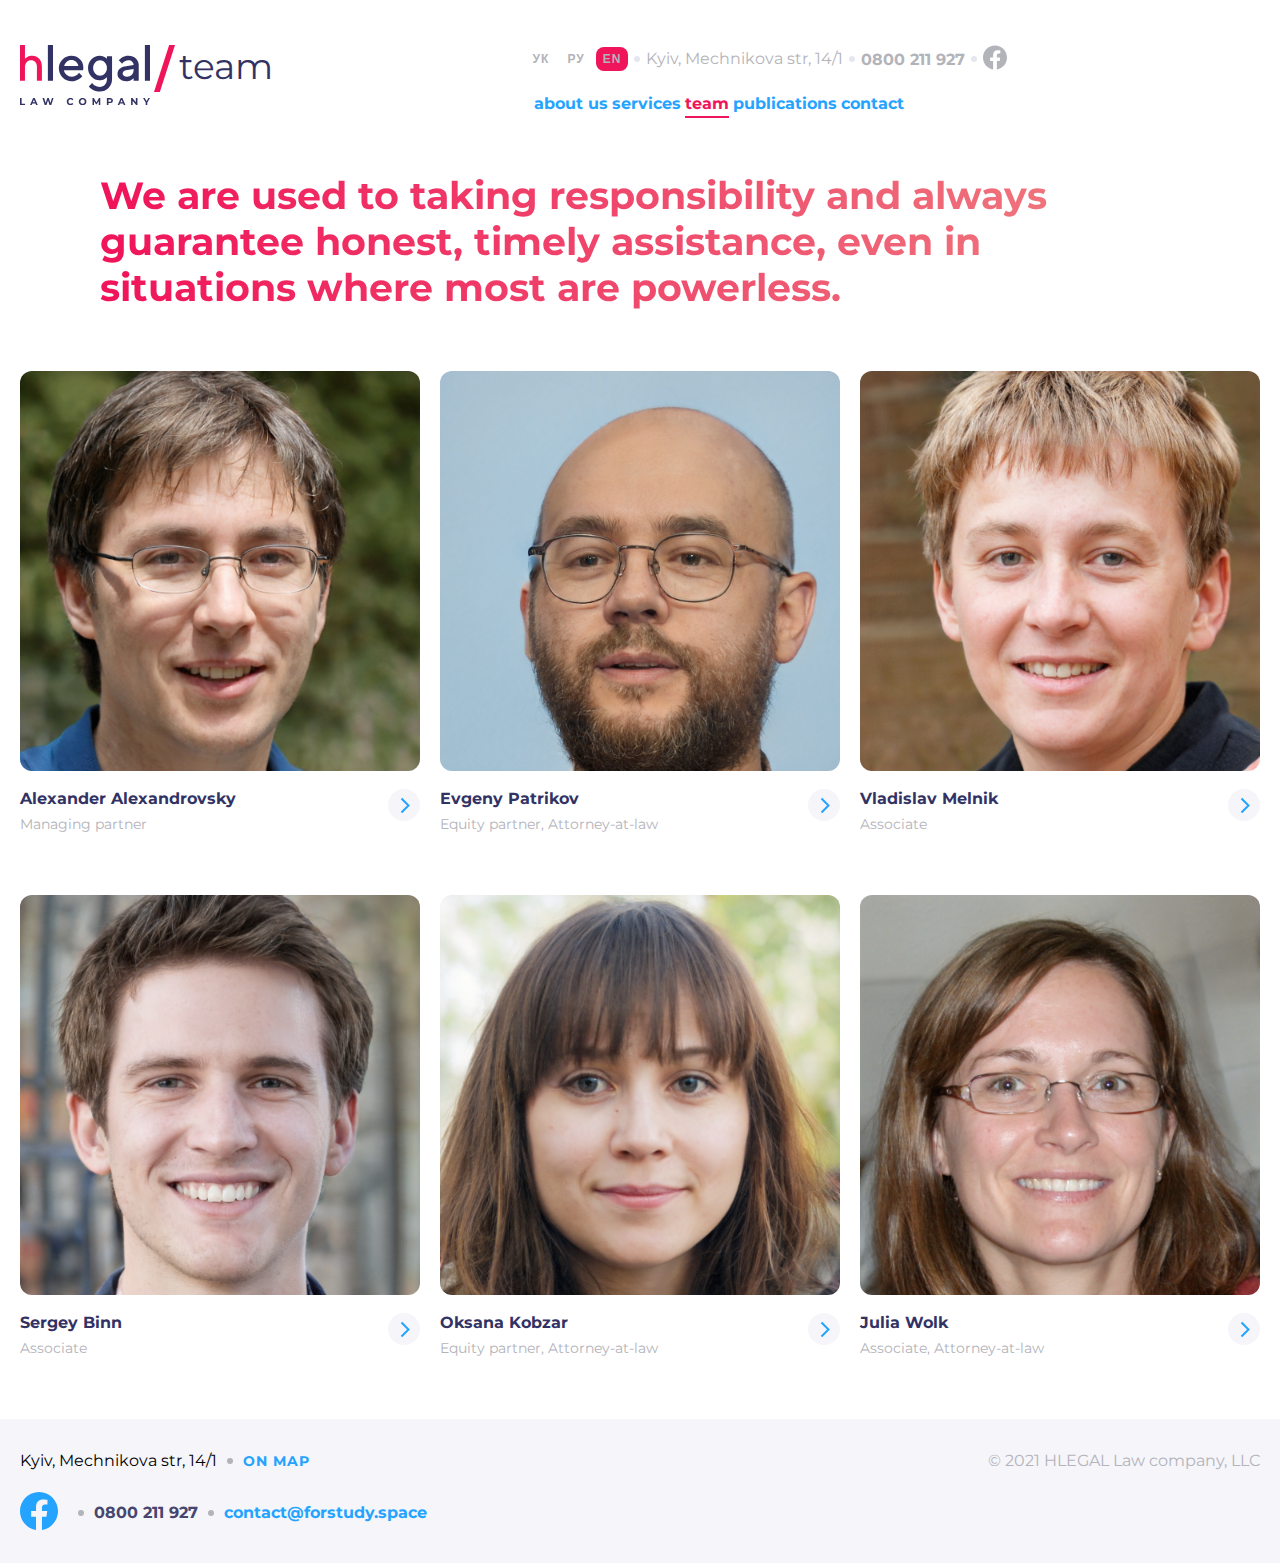
<file: pages/team-page.html>
<!DOCTYPE html>
<html lang="en">

<head>
    <meta charset="UTF-8">
    <meta http-equiv="X-UA-Compatible" content="IE=edge">
    <meta name="viewport" content="width=device-width, initial-scale=1.0">
    <title>Team</title>
    <!-- CSS only -->
    <link href="https://cdn.jsdelivr.net/npm/bootstrap@5.2.0/dist/css/bootstrap.min.css" rel="stylesheet"
        integrity="sha384-gH2yIJqKdNHPEq0n4Mqa/HGKIhSkIHeL5AyhkYV8i59U5AR6csBvApHHNl/vI1Bx" crossorigin="anonymous">
    <!-- JavaScript Bundle with Popper -->
    <script src="https://cdn.jsdelivr.net/npm/bootstrap@5.2.0/dist/js/bootstrap.bundle.min.js"
        integrity="sha384-A3rJD856KowSb7dwlZdYEkO39Gagi7vIsF0jrRAoQmDKKtQBHUuLZ9AsSv4jD4Xa"
        crossorigin="anonymous"></script>
    <link rel="stylesheet" href="../style/index.css">
</head>

<body>
    <div class="container">
        <header class="header theme-dark justify-content-sm-between">
            <div class="header__logo">
                <a href="../index.html" class="header__logo-link">
                    <svg class="header__logo_size" viewBox="0 0 130 60" fill="none" xmlns="http://www.w3.org/2000/svg">
                        <path
                            d="M4.95672 0H0V35.7986H4.95672V22.5177C4.95672 20.2709 5.51557 18.4984 6.63326 17.2502C7.75095 16.002 9.2817 15.353 11.1769 15.353C12.8049 15.353 14.1655 15.9521 15.2589 17.1004C16.3523 18.2738 16.9112 19.7466 16.9112 21.5191V35.8236H21.8922V21.5191C21.8922 18.2238 20.9932 15.6276 19.1951 13.6804C17.3971 11.7332 15.0402 10.7596 12.1731 10.7596C11.347 10.7596 10.5209 10.8594 9.71906 11.0841C8.89294 11.3088 8.2369 11.5584 7.70235 11.833C7.16781 12.1076 6.65756 12.4072 6.1959 12.7567C5.73424 13.1062 5.41838 13.3558 5.27259 13.5056C5.1268 13.6554 5.00532 13.7552 4.95672 13.8301V0Z"
                            fill="#F0145A" />
                        <path class="theme-light-logo" d="M32.9726 0H27.8628V35.7689H32.9726V0Z" fill="white" />
                        <path class="theme-light-logo"
                            d="M63.1114 25.293L63.3669 22.7381C63.3669 19.3145 62.2428 16.453 59.9433 14.1536C57.6439 11.8541 54.7824 10.73 51.3588 10.73C47.9352 10.73 44.9715 11.9563 42.5188 14.4091C40.0661 16.8618 38.8397 19.7744 38.8397 23.2491C38.8397 26.826 40.1172 29.8919 42.621 32.4468C45.1248 35.0017 48.1396 36.2792 51.6143 36.2792C52.9429 36.2792 54.1692 36.0748 55.3956 35.7171C56.6219 35.3083 57.6439 34.8995 58.3593 34.4907C59.1258 34.0308 59.8922 33.5199 60.5565 32.9578C61.2208 32.3957 61.6807 31.9869 61.8851 31.7314C62.0895 31.4759 62.2428 31.3226 62.345 31.1693L59.0236 27.8479L58.2571 28.8188C57.7461 29.432 56.8774 30.0452 55.6511 30.7095C54.3736 31.3737 53.0451 31.6803 51.6143 31.6803C49.6215 31.6803 47.9352 31.0671 46.5045 29.7897C45.0737 28.5122 44.205 27.0304 43.9495 25.293H63.1114ZM51.3588 15.0733C53.2495 15.0733 54.7824 15.6354 56.0599 16.7085C57.2862 17.8327 58.0527 19.2123 58.3593 20.9497H44.1539C44.6138 19.2123 45.4314 17.8327 46.7089 16.7085C47.9352 15.6354 49.5193 15.0733 51.3588 15.0733Z"
                            fill="white" />
                        <path class="theme-light-logo"
                            d="M86.9429 34.2863C86.9429 36.5347 86.2786 38.3742 84.899 39.805C83.5704 41.1846 81.8842 41.9 79.7891 41.9C78.8694 41.9 77.9496 41.7467 77.0809 41.4912C76.2122 41.2357 75.548 40.9291 74.9859 40.5714C74.4238 40.2137 73.9128 39.856 73.4018 39.3962C72.9419 38.9363 72.6354 38.6297 72.4821 38.4764C72.3288 38.3231 72.2266 38.1698 72.1244 38.0676L68.803 41.389L69.2118 41.9C69.4673 42.2577 69.9271 42.7176 70.5403 43.2285C71.1535 43.6884 71.8689 44.1994 72.6864 44.7104C73.504 45.1703 74.526 45.5791 75.8034 45.9368C77.0809 46.2944 78.4095 46.4988 79.7891 46.4988C83.2638 46.4988 86.1253 45.3236 88.5269 42.9731C90.8775 40.5714 92.0527 37.7099 92.0527 34.2352V11.241H86.9429V13.7959L86.0742 13.0294C85.5121 12.5184 84.6435 12.0074 83.4171 11.4965C82.1907 10.9855 80.8622 10.73 79.5336 10.73C76.4166 10.73 73.7595 11.9052 71.4601 14.3069C69.1607 16.7085 68.0365 19.57 68.0365 22.9936C68.0365 26.4172 69.1607 29.2787 71.4601 31.6803C73.7595 34.0819 76.4166 35.2572 79.5336 35.2572C80.4023 35.2572 81.2199 35.155 82.0885 34.9506C82.9061 34.6951 83.5704 34.4396 84.1325 34.1841C84.6946 33.9286 85.2055 33.622 85.6654 33.2644C86.1253 32.9067 86.483 32.6512 86.5852 32.549L86.9429 32.1913V34.2863ZM73.1463 22.9936C73.1463 20.8475 73.8106 19.059 75.1903 17.5772C76.5699 16.0953 78.2051 15.3288 80.0446 15.3288C81.8842 15.3288 83.5193 16.0953 84.899 17.5772C86.2275 19.059 86.9429 20.8475 86.9429 22.9936C86.9429 25.1397 86.2275 26.9282 84.899 28.41C83.5193 29.8919 81.8842 30.6583 80.0446 30.6583C78.2051 30.6583 76.5699 29.8919 75.1903 28.41C73.8106 26.9282 73.1463 25.1397 73.1463 22.9936Z"
                            fill="white" />
                        <path class="theme-light-logo"
                            d="M118.724 35.7682V19.9277C118.724 17.3217 117.753 15.1244 115.863 13.3871C113.972 11.5987 111.519 10.73 108.504 10.73C107.329 10.73 106.154 10.8833 105.03 11.1899C103.906 11.5476 102.986 11.9052 102.321 12.314C101.657 12.7228 100.993 13.1827 100.38 13.7448C99.7666 14.2558 99.4089 14.6135 99.2045 14.8179C99.0512 15.0222 98.8979 15.1755 98.7957 15.3288L102.117 18.6502L102.781 17.7816C103.19 17.2195 103.906 16.7085 104.979 16.1464C106.052 15.5843 107.227 15.3288 108.504 15.3288C109.986 15.3288 111.213 15.7887 112.183 16.6574C113.154 17.5261 113.614 18.6502 113.614 19.9277L104.672 21.4606C102.475 21.8183 100.686 22.687 99.46 24.0667C98.1825 25.4463 97.5182 27.1326 97.5182 29.1254C97.5182 31.016 98.3358 32.6512 99.971 34.0819C101.657 35.5638 103.701 36.2792 106.205 36.2792C107.074 36.2792 107.891 36.177 108.709 35.9215C109.577 35.7171 110.242 35.4616 110.804 35.2061C111.366 34.9506 111.877 34.644 112.337 34.2863C112.797 33.9287 113.103 33.6732 113.308 33.571C113.461 33.4177 113.563 33.2644 113.614 33.2133V35.7682H118.724ZM106.971 31.6803C105.643 31.6803 104.57 31.3737 103.803 30.7606C102.986 30.1474 102.628 29.432 102.628 28.6144C102.628 27.7457 102.884 26.9793 103.446 26.4172C104.008 25.8551 104.774 25.4463 105.694 25.293L113.614 24.0156V24.5265C113.614 26.826 113.052 28.5633 111.877 29.8408C110.702 31.0671 109.066 31.6803 106.971 31.6803Z"
                            fill="white" />
                        <path class="theme-light-logo" d="M130 0H124.89V35.7689H130V0Z" fill="white" />
                        <path class="theme-light-logo" d="M0 53.1185H1.59915V58.7253H5.06396V60.0283H0V53.1185Z"
                            fill="white" />
                        <path class="theme-light-logo"
                            d="M15.5016 58.5477H12.2934L11.6814 60.0283H10.0428L13.1226 53.1185H14.702L17.7917 60.0283H16.1136L15.5016 58.5477ZM14.9982 57.3335L13.9025 54.688L12.8067 57.3335H14.9982Z"
                            fill="white" />
                        <path class="theme-light-logo"
                            d="M33.5121 53.1185L31.2516 60.0283H29.534L28.0138 55.3494L26.4443 60.0283H24.7366L22.4662 53.1185H24.1245L25.6842 57.9751L27.313 53.1185H28.7937L30.3731 58.0146L31.9821 53.1185H33.5121Z"
                            fill="white" />
                        <path class="theme-light-logo"
                            d="M50.5232 60.1468C49.819 60.1468 49.1807 59.9954 48.6082 59.6927C48.0422 59.3834 47.5947 58.959 47.2657 58.4193C46.9432 57.8731 46.782 57.2578 46.782 56.5734C46.782 55.889 46.9432 55.277 47.2657 54.7373C47.5947 54.1911 48.0422 53.7667 48.6082 53.464C49.1807 53.1547 49.8223 53 50.5331 53C51.1319 53 51.6716 53.1053 52.152 53.3159C52.6389 53.5265 53.047 53.8292 53.376 54.224L52.3494 55.1717C51.8821 54.6321 51.303 54.3622 50.612 54.3622C50.1843 54.3622 49.8026 54.4577 49.467 54.6485C49.1313 54.8328 48.8681 55.0927 48.6773 55.4283C48.493 55.764 48.4009 56.1456 48.4009 56.5734C48.4009 57.0012 48.493 57.3828 48.6773 57.7185C48.8681 58.0541 49.1313 58.3173 49.467 58.5082C49.8026 58.6924 50.1843 58.7846 50.612 58.7846C51.303 58.7846 51.8821 58.5115 52.3494 57.9653L53.376 58.9129C53.047 59.3143 52.6389 59.6203 52.152 59.8309C51.665 60.0415 51.1221 60.1468 50.5232 60.1468Z"
                            fill="white" />
                        <path class="theme-light-logo"
                            d="M62.5933 60.1468C61.876 60.1468 61.2278 59.9922 60.6487 59.6829C60.0761 59.3736 59.6253 58.9491 59.2963 58.4095C58.9738 57.8632 58.8126 57.2512 58.8126 56.5734C58.8126 55.8956 58.9738 55.2868 59.2963 54.7472C59.6253 54.201 60.0761 53.7733 60.6487 53.464C61.2278 53.1547 61.876 53 62.5933 53C63.3106 53 63.9555 53.1547 64.5281 53.464C65.1006 53.7733 65.5514 54.201 65.8804 54.7472C66.2095 55.2868 66.374 55.8956 66.374 56.5734C66.374 57.2512 66.2095 57.8632 65.8804 58.4095C65.5514 58.9491 65.1006 59.3736 64.5281 59.6829C63.9555 59.9922 63.3106 60.1468 62.5933 60.1468ZM62.5933 58.7846C63.0013 58.7846 63.3698 58.6924 63.6989 58.5082C64.0279 58.3173 64.2846 58.0541 64.4688 57.7185C64.6597 57.3828 64.7551 57.0012 64.7551 56.5734C64.7551 56.1456 64.6597 55.764 64.4688 55.4283C64.2846 55.0927 64.0279 54.8328 63.6989 54.6485C63.3698 54.4577 63.0013 54.3622 62.5933 54.3622C62.1853 54.3622 61.8168 54.4577 61.4877 54.6485C61.1587 54.8328 60.8987 55.0927 60.7079 55.4283C60.5236 55.764 60.4315 56.1456 60.4315 56.5734C60.4315 57.0012 60.5236 57.3828 60.7079 57.7185C60.8987 58.0541 61.1587 58.3173 61.4877 58.5082C61.8168 58.6924 62.1853 58.7846 62.5933 58.7846Z"
                            fill="white" />
                        <path class="theme-light-logo"
                            d="M78.7995 60.0283L78.7896 55.8824L76.7561 59.2979H76.0355L74.0119 55.9713V60.0283H72.5115V53.1185H73.8342L76.4205 57.4125L78.9673 53.1185H80.2802L80.2999 60.0283H78.7995Z"
                            fill="white" />
                        <path class="theme-light-logo"
                            d="M89.8659 53.1185C90.478 53.1185 91.0077 53.2205 91.4552 53.4245C91.9093 53.6285 92.2581 53.918 92.5016 54.2931C92.7451 54.6682 92.8668 55.1125 92.8668 55.6258C92.8668 56.1325 92.7451 56.5767 92.5016 56.9584C92.2581 57.3335 91.9093 57.623 91.4552 57.8271C91.0077 58.0245 90.478 58.1232 89.8659 58.1232H88.4741V60.0283H86.8749V53.1185H89.8659ZM89.7771 56.8202C90.2575 56.8202 90.6227 56.7182 90.8728 56.5142C91.1229 56.3036 91.2479 56.0074 91.2479 55.6258C91.2479 55.2375 91.1229 54.9414 90.8728 54.7373C90.6227 54.5268 90.2575 54.4215 89.7771 54.4215H88.4741V56.8202H89.7771Z"
                            fill="white" />
                        <path class="theme-light-logo"
                            d="M103.148 58.5477H99.9396L99.3276 60.0283H97.6889L100.769 53.1185H102.348L105.438 60.0283H103.76L103.148 58.5477ZM102.644 57.3335L101.549 54.688L100.453 57.3335H102.644Z"
                            fill="white" />
                        <path class="theme-light-logo"
                            d="M117.428 53.1185V60.0283H116.115L112.67 55.8331V60.0283H111.09V53.1185H112.413L115.848 57.3137V53.1185H117.428Z"
                            fill="white" />
                        <path class="theme-light-logo"
                            d="M127.315 57.5803V60.0283H125.716V57.5605L123.041 53.1185H124.739L126.585 56.1884L128.43 53.1185H130L127.315 57.5803Z"
                            fill="white" />
                    </svg>
                </a>
                <svg class="header__slash" viewBox="0 0 21 47" fill="none" xmlns="http://www.w3.org/2000/svg">
                    <path fill-rule="evenodd" clip-rule="evenodd" d="M15.1752 0H21L5.82482 47H0L15.1752 0Z"
                        fill="#F0145A" />
                </svg>
                <h2 class="page-name theme-light-logo">team
                </h2>
            </div>
            <div class="header__panel header__panel-light">
                <div class="header__lang">
                    <button class="lang theme-light-text-gray">УК</button>
                    <button class="lang theme-light-text-gray">РУ</button>
                    <button class="lang theme-light-text-gray lang_active">EN</button>
                </div>
                <a href="#" class="header__city header-circle-start_grey theme-light-text-gray">Kyiv, Mechnikova str,
                    14/1</a>
                <h4 class="header__call h-4 header-circle_grey theme-light-text-gray">0800 211 927</h4>
                <a href="https://www.facebook.com/Hillel.IT.School" target="_blank" class="header__facebook">
                    <svg width="24" height="25" viewBox="0 0 24 25" fill="none" xmlns="http://www.w3.org/2000/svg">
                        <path class="theme-light-facebook header__facebook_hover"
                            d="M24 12.5733C24 5.90541 18.6274 0.5 12 0.5C5.37258 0.5 0 5.90541 0 12.5733C0 18.5995 4.38823 23.5943 10.125 24.5V16.0633H7.07813V12.5733H10.125V9.91343C10.125 6.88755 11.9165 5.21615 14.6576 5.21615C15.9705 5.21615 17.3438 5.45195 17.3438 5.45195V8.42313H15.8306C14.3399 8.42313 13.875 9.35379 13.875 10.3086V12.5733H17.2031L16.6711 16.0633H13.875V24.5C19.6118 23.5943 24 18.5995 24 12.5733Z"
                            fill="white" />
                    </svg>
                </a>
            </div>

            <div class="offcanvas offcanvas-bottom" tabindex="-1" id="offcanvasBottom"
                aria-labelledby="offcanvasBottomLabel">
                <div class="offcanvas-header flex-column">
                    <button type="button" class="btn-close align-self-end" data-bs-dismiss="offcanvas"
                        aria-label="Close"></button>
                    <nav class="nav-canvas d-flex align-items-center">
                        <a href="./about-page.html" class="header__link h-4 theme-light-link">about us</a>
                        <a href="../pages/services.html" class="header__link h-4 theme-light-link">services</a>
                        <a href="../pages/team-page.html" class="header__link h-4 link_active">team</a>
                        <a href="./publications-page.html" class="header__link h-4 theme-light-link">publications</a>
                        <a href="./contact-page.html" class="header__link h-4 theme-light-link">contact</a>
                    </nav>
                </div>
            </div>
            <!-- CANVAS -->
            <div class="mark-dn" type="button" data-bs-toggle="offcanvas" data-bs-target="#offcanvasBottom"
                aria-controls="offcanvasBottom">
                <svg width="32" height="33" viewBox="0 0 32 33" fill="none" xmlns="http://www.w3.org/2000/svg">
                    <path d="M7 10.5H25" stroke="rgba(50, 50, 100, 1)" stroke-width="2" />
                    <path d="M7 16.5H25" stroke="rgba(50, 50, 100, 1)" stroke-width="2" />
                    <path d="M7 22.5H25" stroke="rgba(50, 50, 100, 1)" stroke-width="2" />
                </svg>
            </div>
        </header>

        <main class="main">
            <h1 class="main__text lg">We are used to taking responsibility and always guarantee honest, timely
                assistance,
                even in situations where most are powerless.</h1>
        </main>
        <section class="staff">
            <div class="staff__card coll-lg-4 coll-sm-6 coll-exsm-12">
                <img src="../assets/team-page/Alexander-Alexandrovsky.png" alt="" class="staff__photo">
                <div class="staff__content">
                    <div class="staff__person">
                        <a href="" class="staff__link theme-light-text-indigo">
                            <h4 class="staff__h4 h-4">Alexander Alexandrovsky</h4>
                        </a>
                        <p class="staff__position theme-light-text-gray">Managing partner</p>
                    </div>
                    <a href="" class="staff__link-arrow">
                        <svg width="32" height="32" viewBox="0 0 32 32" fill="none" xmlns="http://www.w3.org/2000/svg">
                            <circle cx="16" cy="16" r="16" fill="#F5F5FA" class="staff__circle" />
                            <path d="M13.5 23.5L20.5 16.5L13.5 9.5" stroke="#24A3FF" stroke-width="2"
                                class="staff__arrow" />
                        </svg>
                    </a>
                </div>
            </div>
            <div class="staff__card coll-lg-4 coll-sm-6 coll-exsm-12">
                <img src="../assets/team-page/Yevhen-Patrikov.png" alt="" class="staff__photo">
                <div class="staff__content">
                    <div class="staff__person">
                        <a href="" class="staff__link theme-light-text-indigo">
                            <h4 class="staff__h4 h-4">Evgeny Patrikov</h4>
                        </a>
                        <p class="staff__position theme-light-text-gray">Equity partner, Attorney-at-law</p>
                    </div>
                    <a href="" class="staff__link-arrow">
                        <svg width="32" height="32" viewBox="0 0 32 32" fill="none" xmlns="http://www.w3.org/2000/svg">
                            <circle cx="16" cy="16" r="16" fill="#F5F5FA" class="staff__circle" />
                            <path d="M13.5 23.5L20.5 16.5L13.5 9.5" stroke="#24A3FF" stroke-width="2"
                                class="staff__arrow" />
                        </svg>
                    </a>
                </div>
            </div>
            <div class="staff__card coll-lg-4 coll-sm-6 coll-exsm-12">
                <img src="../assets/team-page/Vladislav-Melnik.png" alt="" class="staff__photo">
                <div class="staff__content">
                    <div class="staff__person">
                        <a href="" class="staff__link theme-light-text-indigo">
                            <h4 class="staff__h4 h-4">Vladislav Melnik</h4>
                        </a>
                        <p class="staff__position theme-light-text-gray">Associate</p>
                    </div>
                    <a href="" class="staff__link-arrow">
                        <svg width="32" height="32" viewBox="0 0 32 32" fill="none" xmlns="http://www.w3.org/2000/svg">
                            <circle cx="16" cy="16" r="16" fill="#F5F5FA" class="staff__circle" />
                            <path d="M13.5 23.5L20.5 16.5L13.5 9.5" stroke="#24A3FF" stroke-width="2"
                                class="staff__arrow" />
                        </svg>
                    </a>
                </div>
            </div>
            <div class="staff__card coll-lg-4 coll-sm-6 coll-exsm-12">
                <img src="../assets/team-page/Sergey-Binn.png" alt="" class="staff__photo">
                <div class="staff__content">
                    <div class="staff__person">
                        <a href="" class="staff__link theme-light-text-indigo">
                            <h4 class="staff__h4 h-4">Sergey Binn</h4>
                        </a>
                        <p class="staff__position theme-light-text-gray">Associate</p>
                    </div>
                    <a href="" class="staff__link-arrow">
                        <svg width="32" height="32" viewBox="0 0 32 32" fill="none" xmlns="http://www.w3.org/2000/svg">
                            <circle cx="16" cy="16" r="16" fill="#F5F5FA" class="staff__circle" />
                            <path d="M13.5 23.5L20.5 16.5L13.5 9.5" stroke="#24A3FF" stroke-width="2"
                                class="staff__arrow" />
                        </svg>
                    </a>
                </div>
            </div>
            <div class="staff__card coll-lg-4 coll-sm-6 coll-exsm-12">
                <img src="../assets/team-page/Oksana-Kobzar.png" alt="" class="staff__photo">
                <div class="staff__content">
                    <div class="staff__person">
                        <a href="./team-entry-page-oksana.html" class="staff__link theme-light-text-indigo">
                            <h4 class="staff__h4 h-4">Oksana Kobzar</h4>
                        </a>
                        <p class="staff__position theme-light-text-gray">Equity partner, Attorney-at-law</p>
                    </div>
                    <a href="./team-entry-page-oksana.html" class="staff__link-arrow">
                        <svg width="32" height="32" viewBox="0 0 32 32" fill="none" xmlns="http://www.w3.org/2000/svg">
                            <circle cx="16" cy="16" r="16" fill="#F5F5FA" class="staff__circle" />
                            <path d="M13.5 23.5L20.5 16.5L13.5 9.5" stroke="#24A3FF" stroke-width="2"
                                class="staff__arrow" />
                        </svg>
                    </a>
                </div>
            </div>
            <div class="staff__card coll-lg-4 coll-sm-6 coll-exsm-12">
                <img src="../assets/team-page/Julia-Wolk.png" alt="" class="staff__photo">
                <div class="staff__content">
                    <div class="staff__person">
                        <a href="" class="staff__link theme-light-text-indigo">
                            <h4 class="staff__h4 h-4">Julia Wolk</h4>
                        </a>
                        <p class="staff__position theme-light-text-gray">Associate, Attorney-at-law</p>
                    </div>
                    <a href="" class="staff__link-arrow">
                        <svg width="32" height="32" viewBox="0 0 32 32" fill="none" xmlns="http://www.w3.org/2000/svg">
                            <circle cx="16" cy="16" r="16" fill="#F5F5FA" class="staff__circle" />
                            <path d="M13.5 23.5L20.5 16.5L13.5 9.5" stroke="#24A3FF" stroke-width="2"
                                class="staff__arrow" />
                        </svg>
                    </a>
                </div>
            </div>
        </section>
    </div>
    <div class="footer-wrap">
        <div class="container">
            <footer class="footer">
                <div class="footer__section">
                    <div class="footer__location">
                        <h4 class="footer__city footer-style-text">Kyiv, Mechnikova str, 14/1</h4>
                        <a href="https://www.google.com/maps/place/%D1%83%D0%BB.+%D0%9C%D0%B5%D1%87%D0%BD%D0%B8%D0%BA%D0%BE%D0%B2%D0%B0,+14%2F1,+%D0%9A%D0%B8%D0%B5%D0%B2,+02000/@50.436795,30.5305163,17z/data=!3m1!4b1!4m5!3m4!1s0x40d4cf07295b8e39:0x17b2112e2dc0e7a!8m2!3d50.436795!4d30.532705"
                            class="footer__link-map" target="_blank">
                            <h3 class="footer__h3 h3-caps">On map</h3>
                        </a>
                    </div>
                    <div class="footer__contacts">
                        <a href="https://www.facebook.com/Hillel.IT.School" class="footer__link-facebook"
                            target="_blank"><img src="../assets/footer/facebook-blue.svg" alt="facebook"
                                class="footer__img-facebook"></a>
                        <h4 class="footer__call h-4">0800 211 927</h4>
                        <a href="" class="footer__link-mail">
                            <h4 class="footer__link-mail-address  h-4">contact@forstudy.space</h4>
                        </a>
                    </div>
                </div>
                <div class="footer__copyright footer-style-text">© 2021 HLEGAL Law company, LLC</div>
            </footer>
        </div>
    </div>
</body>

</html>
</file>
<file: style/index.css>
@charset "UTF-8";
@import url("https://fonts.googleapis.com/css2?family=Montserrat:wght@400;700&display=swap");
html, body, div, span, applet, object, iframe,
h1, h2, h3, h4, h5, h6, p, blockquote, pre,
a, abbr, acronym, address, big, cite, code,
del, dfn, em, img, ins, kbd, q, s, samp,
small, strike, strong, sub, sup, tt, var,
b, u, i, center,
dl, dt, dd, ol, ul, li,
fieldset, form, label, legend,
table, caption, tbody, tfoot, thead, tr, th, td,
article, aside, canvas, details, embed,
figure, figcaption, footer, header, hgroup,
menu, nav, output, ruby, section, summary,
time, mark, audio, video {
  margin: 0;
  padding: 0;
  border: 0;
  font-size: 100%;
  font: inherit;
  vertical-align: baseline;
}

/* HTML5 display-role reset for older browsers */
article, aside, details, figcaption, figure,
footer, header, hgroup, menu, nav, section {
  display: block;
}

body {
  line-height: 1;
}

ol, ul {
  list-style: none;
}

blockquote, q {
  quotes: none;
}

blockquote:before, blockquote:after,
q:before, q:after {
  content: "";
  content: none;
}

table {
  border-collapse: collapse;
  border-spacing: 0;
}

a {
  text-decoration: none;
}

* {
  box-sizing: border-box;
}

body {
  font-family: "Montserrat", sans-serif;
}

.container {
  margin: 0 auto;
  width: 100%;
  padding: 0 20px;
  max-width: 1640px;
}
@media screen and (max-width: 1920px) {
  .container {
    max-width: 1640px;
    padding: 0 20px;
  }
}
@media screen and (max-width: 1440px) {
  .container {
    max-width: 1360px;
    padding: 0 20px;
  }
}
@media screen and (max-width: 1024px) {
  .container {
    max-width: 934px;
    padding: 0 15px;
  }
}
@media screen and (max-width: 768px) {
  .container {
    max-width: 678px;
    padding: 0 15px;
  }
}

.container-page-service {
  margin: 0 auto;
  width: 100%;
}
@media screen and (max-width: 1920px) {
  .container-page-service {
    max-width: 1360px;
  }
}
@media screen and (max-width: 1440px) {
  .container-page-service {
    max-width: 1080px;
  }
}
@media screen and (max-width: 768px) {
  .container-page-service {
    padding: 0 15px;
  }
}

.container-tiles {
  max-width: 1760px;
  margin: 0 auto;
}

.link_hover, path, circle {
  color: #24A3FF;
  transition: 0.5s ease;
}
.link_hover:hover, path:hover, circle:hover {
  color: #F0145A;
}
.link_hover:hover path, path:hover path, circle:hover path {
  stroke: #F0145A;
}

.mt-30 {
  margin-top: 30px;
}

.mb-30 {
  margin-bottom: 30px;
}

.pb-30 {
  padding-bottom: 30px;
}

.pb-15 {
  padding-bottom: 15px;
}

.pb-6 {
  padding-bottom: 6px;
}

.lg {
  font-weight: 700;
  font-size: 38px;
  line-height: 46px;
}

.h-2 {
  font-weight: 700;
  font-size: 30px;
  line-height: 36px;
}

.h-3 {
  font-weight: 700;
  font-size: 22px;
  line-height: 26px;
}

.h3-caps {
  font-weight: 700;
  font-size: 14px;
  line-height: 17px;
  letter-spacing: 1px;
  text-transform: uppercase;
}

.h-4 {
  font-weight: 700;
  font-size: 16px;
  line-height: 19px;
}

.text-regular {
  font-weight: 400;
  font-size: 16px;
  line-height: 26px;
}

.text-list {
  font-weight: 400;
  font-size: 18px;
  line-height: 26px;
}

.text-link {
  font-weight: 400;
  font-size: 16px;
  line-height: 20px;
}

.page-name {
  font-weight: 400;
  font-size: 36px;
  line-height: 43px;
}
@media screen and (max-width: 576px) {
  .page-name {
    font-weight: 400;
    font-size: 20px;
    line-height: 24px;
  }
}

.slider-text {
  font-weight: 400;
  font-size: 19px;
  line-height: 30px;
}

.contact-text {
  font-weight: 400;
  font-size: 21px;
  line-height: 30px;
}

.footer-style-text {
  font-weight: 400;
  font-size: 16px;
  line-height: 20px;
}

.employee__mail::before, .employee__mail::after, .header-circle_grey::after, .header-circle_grey::before, .header-circle-start_grey::before, .header__call::after, .header__call::before {
  display: block;
  width: 6px;
  height: 6px;
  border-radius: 50%;
  background-color: rgb(255, 255, 255);
}

.tab__link.active, .pub-entry__h1, .employee__h1, .main__text, .service-item__h1, .theme-text-gradient, .cards__h2, .items__h2 {
  background: linear-gradient(90.13deg, #F0145A 0.84%, #EF8080 99.96%);
  -webkit-background-clip: text;
  -webkit-text-fill-color: transparent;
  background-clip: text;
}

.contact__link path, .pub-entry__link, .staff__link, a {
  transition: 0.5s ease;
}

.btn-blue {
  color: rgb(255, 255, 255);
  padding: 18px 30px;
  border-radius: 12px;
  border: none;
  background-color: #24A3FF;
  box-shadow: 0px 0px 20px rgba(36, 163, 255, 0.5);
  transition: 0.4s ease;
}
.btn-blue:hover {
  transform: scale(1.1);
  color: rgb(255, 255, 255);
}

.coll-wrap {
  margin: 0 -10px;
}

.coll-lg-3 {
  flex: 0 0 auto;
  width: 25%;
}

.coll-lg-4 {
  flex: 0 0 auto;
  width: 33.3333333333%;
  padding: 0 10px;
}

.coll-lg-6 {
  flex: 0 0 auto;
  width: 50%;
  padding: 0 10px;
}

.coll-lg-8 {
  flex: 0 0 auto;
  width: 60%;
  padding: 0 10px;
}

@media screen and (max-width: 768px) {
  .coll-sm-6 {
    flex: 0 0 auto;
    width: 50%;
    padding: 0 10px;
  }
  .coll-sm-12 {
    flex: 0 0 auto;
    width: 100%;
    padding: 0 10px;
  }
}
@media screen and (max-width: 576px) {
  .coll-exsm-12 {
    flex: 0 0 auto;
    width: 100%;
    padding: 0 10px;
  }
}
.wrap-gradient {
  background: linear-gradient(228.57deg, #323264 11.93%, #323264 57.17%, #643E72 87.46%);
  min-height: 100vh;
  width: 100%;
  border-radius: 0 0 12px 12px;
  position: relative;
  display: flex;
  flex-direction: column;
  align-items: center;
  margin-bottom: 50px;
}
@media screen and (max-width: 576px) {
  .wrap-gradient {
    margin-bottom: 20px;
  }
}
.wrap-gradient__shadow-1 {
  border-radius: 0 0 12px 12px;
  background-color: #147ec9;
  height: 10px;
  width: calc(100% - 40px);
  position: absolute;
  bottom: -10px;
}
.wrap-gradient__shadow-2 {
  border-radius: 0 0 12px 12px;
  background-color: #ff0;
  height: 10px;
  width: calc(100% - 80px);
  position: absolute;
  bottom: -20px;
}

.head-wrap {
  min-height: 100vh;
  position: relative;
  width: 100%;
}
.head-wrap__bg {
  position: absolute;
  min-height: 100%;
  width: 100%;
  display: flex;
  justify-content: center;
  overflow-x: hidden;
}
.head-wrap__object {
  height: 100%;
  position: absolute;
}
.head__content {
  position: relative;
  min-height: calc(100vh - 20px);
  justify-content: space-between;
}
.head__h1 {
  color: rgb(255, 255, 255);
  position: relative;
  text-align: center;
}
.head__link {
  position: relative;
}
.head__link:hover circle {
  stroke: #F0145A;
}
.head__link:hover path {
  stroke: #F0145A;
}

.tab {
  margin: 0 auto;
  padding: 60px 0;
}
@media screen and (max-width: 768px) {
  .tab {
    flex-direction: column;
    padding: 30px 0;
  }
}
@media screen and (max-width: 768px) {
  .tab__wrap {
    overflow-x: auto;
    overflow-y: hidden;
    width: 100%;
  }
}
.tab__nav {
  padding: 0 60px 0 0;
  gap: 30px 0;
  flex-direction: column;
  align-items: flex-end;
}
@media screen and (max-width: 768px) {
  .tab__nav {
    padding: 0 0 60px 0;
    flex-direction: row;
    align-items: center;
    gap: 0 30px;
    overflow-x: auto;
    overflow-y: hidden;
    width: 100%;
  }
}
.tab__link {
  max-width: 400px;
  background-color: transparent;
  border: none;
}
@media screen and (max-width: 768px) {
  .tab__link {
    font-weight: 700;
    font-size: 30px;
    line-height: 36px;
  }
}
.tab__link:hover {
  color: #F0145A;
}
.tab-attachments {
  max-width: 861px;
  min-height: 303px;
  padding: 0 0 0 60px;
  justify-content: center;
  border-left: 4px solid #E6E6F0;
}
@media screen and (max-width: 768px) {
  .tab-attachments {
    padding: 60px 0 0 0;
    border-left: none;
    border-top: 4px solid #E6E6F0;
    justify-content: start;
  }
}

@media screen and (max-width: 576px) {
  .items__h2 {
    font-weight: 700;
    font-size: 30px;
    line-height: 36px;
  }
}
.items__h3 {
  display: inline-block;
}

.items-flex {
  display: flex;
  flex-wrap: wrap;
  gap: 60px 0;
  margin: 0 -10px;
  padding: 60px 0;
}
@media screen and (max-width: 576px) {
  .items-flex {
    padding: 30px 0 60px 0;
    gap: 30px 0;
  }
}

.item__img {
  width: 92px;
}
.item__h3 {
  color: #24A3FF;
  padding: 30px 0 15px 0;
}

.worker {
  gap: 0 20px;
  border-radius: 12px;
  overflow: hidden;
}
@media screen and (max-width: 850px) {
  .worker {
    flex-direction: column;
  }
}
.worker__content {
  padding: 30px;
}
.worker__img {
  max-width: 400px;
  height: auto;
  display: block;
  align-self: stretch;
  -o-object-fit: cover;
     object-fit: cover;
}
@media screen and (max-width: 850px) {
  .worker__img {
    max-width: 100%;
  }
}
@media screen and (max-width: 576px) {
  .worker__text {
    font-weight: 700;
    font-size: 30px;
    line-height: 36px;
  }
}

.tiles {
  padding: 30px 0 60px 0;
}
@media screen and (max-width: 1440px) {
  .tiles {
    padding: 30px 0;
  }
}
.tiles__text {
  color: #323264;
  padding-bottom: 30px;
  text-align: center;
  text-transform: uppercase;
}
.tiles__set {
  flex-wrap: wrap;
  border-radius: 12px;
  overflow: hidden;
}
@media screen and (max-width: 1440px) {
  .tiles__set {
    border-radius: 0px;
  }
}
.tiles__img {
  width: 100%;
  height: 100%;
}
@media screen and (max-width: 576px) {
  .tiles_display-none {
    display: none;
  }
}

.section-cards-wrap {
  background-color: #F5F5FA;
  padding-top: 30px;
}

.flex-cards {
  display: flex;
  flex-wrap: wrap;
  margin: 0 -10px;
  padding: 30px 0;
  gap: 30px 0;
}

.cards {
  border-bottom: 2px solid #E6E6F0;
}
.cards__h3 {
  color: #24A3FF;
  padding-bottom: 10px;
}
.cards__h3::after {
  border-color: #24A3FF;
}
.card {
  background-color: white;
  border-radius: 8px;
  overflow: hidden;
  min-height: 430px;
  padding-bottom: 30px;
}
@media screen and (max-width: 1314px) {
  .card {
    min-height: 480px;
  }
}
@media screen and (max-width: 1120px) {
  .card {
    min-height: 465px;
  }
}
@media screen and (max-width: 1024px) {
  .card {
    min-height: 530px;
  }
}
@media screen and (max-width: 768px) {
  .card {
    min-height: 522px;
  }
}
@media screen and (max-width: 576px) {
  .card {
    min-height: -webkit-fit-content;
    min-height: -moz-fit-content;
    min-height: fit-content;
  }
}
@media screen and (max-width: 768px) {
  .card_height-sm {
    min-height: 381px;
  }
}
@media screen and (max-width: 576px) {
  .card_height-sm {
    min-height: -webkit-fit-content;
    min-height: -moz-fit-content;
    min-height: fit-content;
  }
}
.card__img {
  width: 100%;
  height: 200px;
  -o-object-fit: cover;
     object-fit: cover;
  padding-bottom: 30px;
}
@media screen and (max-width: 1024px) {
  .card__img {
    max-height: 200px;
    -o-object-fit: cover;
       object-fit: cover;
  }
}
@media screen and (max-width: 576px) {
  .card__img {
    max-height: 315px;
  }
}
.card__content {
  padding: 0 30px;
}
.card__h4 {
  color: #24A3FF;
  padding-bottom: 15px;
}
.card__h5 {
  color: #B3B3BA;
  font-weight: 700;
  font-size: 12px;
  line-height: 15px;
  letter-spacing: 1px;
  text-transform: uppercase;
  padding-bottom: 15px;
  border-bottom: 4px solid #E6E6F0;
}
.card__text {
  font-weight: 400;
  font-size: 14px;
  line-height: 22px;
  padding-top: 15px;
}

a:hover {
  color: #F0145A;
}

.header {
  width: 100%;
  padding: 45px 0 60px 0;
  position: relative;
  z-index: 10;
  display: grid;
  grid-template-areas: "logo-content panel" "logo-content navigation";
  gap: 21px 0;
}
@media screen and (max-width: 950px) {
  .header {
    grid-template-areas: "panel" "logo-content" "navigation";
    justify-content: flex-start;
  }
}
@media screen and (max-width: 576px) {
  .header {
    justify-content: space-between;
    grid-template-areas: "panel panel" "logo-content navigation";
  }
}
.header__logo {
  grid-area: logo-content;
  display: flex;
  align-items: flex-start;
  gap: 0 4px;
}
.header__logo_size {
  width: 130px;
  height: 60px;
}
@media screen and (max-width: 576px) {
  .header__logo_size {
    width: 69px;
    height: 32px;
  }
}
.header__slash {
  width: 21px;
  height: 47px;
}
@media screen and (max-width: 576px) {
  .header__slash {
    width: 12px;
    height: 26px;
  }
}
.header__panel {
  grid-area: panel;
  display: flex;
  flex-direction: row;
  align-items: center;
  gap: 6px;
}
.header__navigation {
  grid-area: navigation;
  display: flex;
  flex-wrap: wrap;
  gap: 15px;
  justify-content: end;
}
@media screen and (max-width: 810px) {
  .header__navigation {
    justify-content: start;
  }
}
@media screen and (max-width: 576px) {
  .header__navigation {
    display: none;
  }
}
.header__city {
  display: flex;
  align-items: center;
  gap: 6px;
}
.header__city::before {
  content: "";
  display: block;
  width: 6px;
  height: 6px;
  border-radius: 50%;
  background-color: rgb(255, 255, 255);
}
.header__call {
  display: flex;
  align-items: center;
  gap: 6px;
}
.header__call::before {
  content: "";
}
.header__call::after {
  content: "";
}
.header-circle-start_grey::before {
  content: "";
  background-color: #E6E6F0;
}
.header-circle_grey::before {
  content: "";
  background-color: #E6E6F0;
}
.header-circle_grey::after {
  content: "";
  background-color: #E6E6F0;
}
.header__facebook_hover {
  transition: 0.5s ease;
}
.header__facebook_hover:hover {
  fill: #F0145A;
}
.header__link {
  transition: 0.2s linear;
  padding-bottom: 3px;
  border-bottom: 2px solid transparent;
  color: rgb(255, 255, 255);
}
.header__link:hover {
  color: #F0145A;
  padding-bottom: 3px;
  border-bottom: 2px solid #F0145A;
}
@media screen and (max-width: 576px) {
  .header__link {
    width: 100%;
    text-align: center;
    color: #24A3FF;
    background-color: #F5F5FA;
    border-radius: 12px;
    padding: 7px 0;
  }
  .header__link:hover {
    background-color: #EDEDF7;
    color: #F0145A;
    padding: 7px 0;
    border: none;
  }
}

.lang {
  background-color: transparent;
  padding: 5px 7px;
  border-radius: 8px;
  border: none;
  cursor: pointer;
  transition: 0.5s linear;
  font-weight: 700;
  font-size: 12px;
  line-height: 14px;
  letter-spacing: 1px;
}
.lang:hover {
  background-color: rgba(255, 255, 255, 0.2);
}
.lang:active {
  background-color: #F0145A;
}
.lang_active {
  background-color: #F0145A;
}

.link_active {
  color: #F0145A;
  padding-bottom: 3px;
  border-bottom: 2px solid #F0145A;
}
@media screen and (max-width: 768px) {
  .link_active {
    border: none;
    padding-bottom: 3px;
    border-bottom: 2px solid #F0145A;
  }
}
@media screen and (max-width: 576px) {
  .link_active {
    border: none;
    padding-bottom: 7px;
  }
}

@media screen and (max-width: 576px) {
  .header {
    padding: 0 0 9px 0;
  }
  .header__panel {
    position: relative;
    padding: 10px 0;
    justify-content: space-between;
  }
  .header__panel::after {
    content: "";
    position: absolute;
    height: 45px;
    width: 100vw;
    left: -15px;
    background-color: rgba(245, 245, 250, 0.2);
    z-index: -1;
  }
  .header__panel-light::after {
    background-color: #F5F5FA;
  }
  .header__city {
    display: none;
  }
  .header__facebook {
    display: none;
  }
  .header__call::before, .header__call::after {
    display: none;
  }
  .header__logo-content {
    max-height: 57px;
  }
}
.mark-dn {
  display: none;
}
@media screen and (max-width: 576px) {
  .mark-dn {
    display: inline-block;
    justify-self: end;
  }
}

.nav-canvas {
  gap: 15px;
  width: 100%;
}

.offcanvas {
  border-top-left-radius: 12px;
  border-top-right-radius: 12px;
  max-width: 100%;
  min-height: 40vh;
  margin: 0 8px;
}
.offcanvas.offcanvas-bottom {
  height: auto;
}
@media screen and (min-width: 577px) {
  .offcanvas.offcanvas-bottom {
    border: none;
    position: static;
    transform: translate(0);
    min-height: auto;
    transform: translate(0);
    visibility: visible;
    background-color: transparent;
  }
  .offcanvas .offcanvas-header {
    padding: 0;
  }
  .offcanvas .btn-close {
    display: none;
  }
  .offcanvas .nav-canvas {
    margin-top: 0;
    justify-content: flex-end;
  }
}
@media screen and (max-width: 576px) {
  .offcanvas .offcanvas-header, .offcanvas .nav-canvas {
    flex-direction: column;
    gap: 10px;
  }
}
@media screen and (max-width: 950px) {
  .offcanvas .nav-canvas {
    justify-content: flex-start;
  }
}

.theme-dark {
  color: rgb(255, 255, 255);
}

.theme-light-text-indigo {
  color: #323264;
}

.theme-light-text-gray {
  color: #B3B3BA;
}

.theme-light-logo {
  fill: #323264;
  color: #323264;
}

.theme-light-facebook {
  fill: #B3B3BA;
}

.theme-light-link {
  color: #24A3FF;
}

.footer-wrap {
  background-color: #F5F5FA;
}

.footer {
  display: flex;
  flex-wrap: wrap;
  justify-content: space-between;
  padding: 32px 0 30px 0;
}
@media screen and (max-width: 768px) {
  .footer {
    align-items: center;
    flex-direction: column;
    gap: 30px 0;
  }
}
.footer__location {
  display: flex;
  align-items: center;
  padding-bottom: 21px;
}
.footer__city {
  display: flex;
  align-items: center;
  padding-right: 10px;
  gap: 0 10px;
}
.footer__city::after {
  content: "";
  display: block;
  width: 6px;
  height: 6px;
  border-radius: 50%;
  background-color: #B3B3BA;
}
.footer__link-map {
  color: #24A3FF;
}
.footer__contacts {
  display: flex;
  align-items: center;
  gap: 0 10px;
}
.footer__call {
  display: flex;
  align-items: center;
  padding-left: 10px;
  gap: 0 10px;
  color: #46466E;
}
.footer__call::before {
  content: "";
  display: block;
  width: 6px;
  height: 6px;
  border-radius: 50%;
  background-color: #B3B3BA;
}
.footer__call::after {
  content: "";
  display: block;
  width: 6px;
  height: 6px;
  border-radius: 50%;
  background-color: #B3B3BA;
}
.footer__link-mail {
  color: #24A3FF;
}
.footer__copyright {
  color: #B3B3BA;
}
@media screen and (max-width: 768px) {
  .footer__copyright {
    text-align: center;
  }
}

@media screen and (max-width: 576px) {
  .footer__city::after {
    display: none;
  }
  .footer__location {
    flex-direction: column;
    gap: 10px 0;
  }
  .footer__contacts {
    flex-direction: column;
    gap: 10px 0;
  }
  .footer__call::after {
    display: none;
  }
  .footer__call::before {
    display: none;
  }
}
.header-service__logo {
  display: flex;
  align-items: flex-start;
  gap: 0 4px;
}

.service-item {
  display: flex;
  flex-direction: column;
  gap: 28px 0;
  align-items: center;
  padding-top: 60px;
}
.service-item__img {
  max-width: 92px;
}
@media screen and (max-width: 576px) {
  .service-item__h1 {
    font-weight: 700;
    font-size: 30px;
    line-height: 36px;
  }
}
.service-item__text {
  text-align: center;
}

.list {
  padding: 30px 0 60px 0;
  border-top: 4px solid rgba(255, 255, 255, 0.5);
  margin-top: 60px;
}
@media screen and (max-width: 576px) {
  .list {
    margin-top: 30px;
  }
}
.list__name {
  padding-bottom: 30px;
}
@media screen and (max-width: 576px) {
  .list__name {
    text-align: center;
  }
}
.list__content {
  display: flex;
  justify-content: space-between;
  align-items: center;
}
@media screen and (max-width: 576px) {
  .list__content {
    flex-direction: column;
    gap: 30px 0;
  }
}
.list__column {
  max-width: 636px;
  display: flex;
  flex-direction: column;
  gap: 15px 0;
}
@media screen and (max-width: 1040px) {
  .list__column {
    max-width: 408px;
  }
}
@media screen and (max-width: 860px) {
  .list__column {
    max-width: 370px;
  }
}
@media screen and (max-width: 768px) {
  .list__column {
    max-width: 280px;
  }
}
@media screen and (max-width: 576px) {
  .list__column {
    max-width: 300px;
  }
}
.list__item {
  display: flex;
  align-items: baseline;
  gap: 0 8px;
}
.list__item::before {
  content: "●";
  color: #F0145A;
}

.main__text {
  max-width: 1360px;
  margin: 0 auto;
  padding-bottom: 60px;
}
@media screen and (max-width: 1440px) {
  .main__text {
    max-width: 1080px;
  }
}
@media screen and (max-width: 1024px) {
  .main__text {
    max-width: 664px;
  }
}
@media screen and (max-width: 576px) {
  .main__text {
    font-weight: 700;
    font-size: 30px;
    line-height: 37px;
  }
}

.staff {
  display: flex;
  flex-wrap: wrap;
  justify-content: space-between;
  margin: 0 -10px;
  gap: 60px 0;
  padding-bottom: 60px;
}
.staff__card {
  min-height: 400px;
}
.staff__photo {
  width: 100%;
  height: 400px;
  -o-object-fit: cover;
     object-fit: cover;
  border-radius: 12px;
  margin-bottom: 15px;
}
.staff__content {
  display: flex;
  justify-content: space-between;
}
.staff__link:hover {
  color: #F0145A;
}
.staff__position {
  font-weight: 400;
  font-size: 14px;
  line-height: 22px;
  padding-top: 5px;
}
.staff__link-arrow:hover .staff__circle {
  fill: #EDEDF7;
}
.staff__link-arrow:hover .staff__arrow {
  stroke: #F0145A;
}

.flex-container {
  display: flex;
  flex-direction: column;
  min-height: 100vh;
}

.main-wrap {
  flex-grow: 1;
}

.employee {
  padding-bottom: 60px;
  max-width: 1360px;
  margin: 0 auto;
  display: grid;
  grid-template-areas: "photo info" "photo separator" "photo text";
  gap: 0 60px;
}
@media screen and (max-width: 768px) {
  .employee {
    grid-template-columns: 1fr 318px;
    align-items: center;
    grid-template-areas: "photo info" "separator separator" "text text";
    gap: 0 5px;
  }
}
@media screen and (max-width: 650px) {
  .employee {
    grid-template-areas: "photo photo" "info info" "separator separator" "text text";
    padding: 30px 0;
  }
}
.employee__img {
  grid-area: photo;
  max-width: 400px;
  min-height: 500px;
  -o-object-fit: cover;
     object-fit: cover;
  border-radius: 12px;
}
@media screen and (max-width: 1024px) {
  .employee__img {
    max-width: 300px;
    min-height: 375px;
  }
}
@media screen and (max-width: 650px) {
  .employee__img {
    margin: 0 auto;
    margin-bottom: 30px;
  }
}
.employee__info-wrap {
  grid-area: info;
}
.employee__h1 {
  padding-bottom: 15px;
}
.employee__contacts {
  display: flex;
}
@media screen and (max-width: 1024px) {
  .employee__contacts {
    flex-direction: column;
    gap: 10px;
  }
}
.employee__mail {
  display: flex;
  align-items: center;
  gap: 10px;
  padding: 0 10px;
}
.employee__mail::before, .employee__mail::after {
  content: "";
  background-color: #B3B3BA;
}
@media screen and (max-width: 1024px) {
  .employee__mail {
    padding: 0px;
  }
  .employee__mail::before, .employee__mail::after {
    display: none;
  }
}
.employee__text-wrap {
  grid-area: text;
}
.employee__pb30 {
  padding-bottom: 30px;
}
.employee__h3 {
  padding: 30px 0 15px 0;
}

.separator {
  border-bottom: 4px solid #E6E6F0;
  margin: 30px 0;
  grid-area: separator;
}

.publication {
  display: flex;
  flex-direction: column;
  align-items: center;
  flex-wrap: wrap;
  padding-bottom: 30px;
}
.publication__img {
  max-height: 200px;
  -o-object-fit: cover;
     object-fit: cover;
}
.publication__link {
  display: inline-block;
}
.publication__link {
  display: inline-block;
}

.pub-entry {
  padding: 30px 0;
  max-width: 1360px;
  margin: 0 auto;
}
@media screen and (max-width: 1440px) {
  .pub-entry {
    max-width: 1080px;
  }
}
.pub-entry__img {
  max-height: 500px;
  width: 100%;
  -o-object-fit: cover;
     object-fit: cover;
  border-radius: 12px;
}
@media screen and (max-width: 576px) {
  .pub-entry__img {
    height: 300px;
  }
}
.pub-entry__list {
  color: #F0145A;
  list-style: decimal;
  list-style-position: inside;
  font-weight: 700;
  font-size: 18px;
  line-height: 26px;
  padding-left: 15px;
}
.pub-entry__list-item {
  padding-top: 15px;
}
.pub-entry__list-item_color {
  color: black;
}
.pub-entry__img-wrap {
  text-align: center;
  max-width: 640px;
  margin: 0 auto;
}
.pub-entry__img-2 {
  max-width: 100%;
}
.pub-entry__separator {
  border-bottom: 4px solid #E6E6F0;
}
.pub-entry__nav {
  display: flex;
  gap: 10px;
}
.pub-entry__link {
  padding: 9px;
  background-color: #F5F5FA;
  border-radius: 12px;
}
.pub-entry__link:hover {
  background-color: #EDEDF7;
}

.page-about {
  gap: 30px 0;
}
.page-about-wrap {
  max-width: 1360px;
  margin: 0 auto;
  padding: 60px 0;
}
@media screen and (max-width: 1440px) {
  .page-about-wrap {
    max-width: 1080px;
  }
}
@media screen and (max-width: 576px) {
  .page-about-wrap {
    padding: 30px 0;
  }
}
@media screen and (max-width: 576px) {
  .page-about__h1 {
    font-weight: 700;
    font-size: 30px;
    line-height: 36px;
  }
}

.benefits {
  gap: 40px 0;
  padding-left: 30px;
  border-left: 4px solid #E6E6F0;
}
@media screen and (max-width: 768px) {
  .benefits {
    margin-left: 10px;
  }
}
.benefits__item {
  gap: 0 12px;
  padding-bottom: 10px;
}
.benefits__text {
  max-width: 354px;
}

.team {
  max-width: 1920px;
  margin: 0 auto;
  position: relative;
}
.team__image {
  width: 100%;
}
.team__text {
  font-weight: 700;
  font-size: 96px;
  line-height: 117px;
  text-transform: uppercase;
  letter-spacing: 63px;
  color: rgb(255, 255, 255);
  text-shadow: 0px 15px 30px rgba(40, 40, 86, 0.8);
  position: absolute;
  left: calc(50% - 239px);
  top: calc(50% - 58.5px + 2.5px);
}
@media screen and (max-width: 1024px) {
  .team__text {
    font-weight: 700;
    font-size: 86px;
    line-height: 104px;
  }
}
@media screen and (max-width: 768px) {
  .team__text {
    font-weight: 700;
    font-size: 46px;
    line-height: 56px;
    left: calc(50% - 164px);
    top: calc(50% - 28px + 0.2px);
  }
}
@media screen and (max-width: 576px) {
  .team__text {
    font-weight: 700;
    font-size: 36px;
    line-height: 44px;
    letter-spacing: 13px;
    left: calc(50% - 74px);
    top: calc(50% - 22px - 0.03px);
  }
}

.page-wrap {
  min-height: 100vh;
}

.contact {
  max-width: 1360px;
  margin: 0 auto;
  padding: 60px 0;
}
@media screen and (max-width: 1440px) {
  .contact {
    max-width: 1080px;
  }
}
@media screen and (max-width: 768px) {
  .contact {
    gap: 60px 0;
    padding-top: 30px;
  }
}
.contact__info {
  margin: 0 -10px;
}
.contact__city {
  padding-bottom: 30px;
}
.contact__call {
  padding: 30px 0 15px 0;
  border-top: 4px solid #E6E6F0;
}
.contact__mail {
  padding-bottom: 30px;
  border-bottom: 4px solid #E6E6F0;
}
.contact__link {
  margin-top: 30px;
  gap: 0 10px;
}
.contact__link-text {
  font-weight: 700;
  font-size: 12px;
  line-height: 16px;
  text-transform: uppercase;
}
.contact__link:hover path {
  fill: #F0145A;
}
.contact__form {
  padding: 30px;
  background-color: #F5F5FA;
  border-radius: 12px;
}

.form-control {
  border: none;
  background-color: rgb(255, 255, 255);
  color: #B3B3BA;
  border: 1px solid transparent;
}
.form-control:focus {
  color: rgb(0, 0, 0);
  border: 1px solid #24A3FF;
  border-radius: 8px;
  box-shadow: none;
}
.form-control:disabled {
  background: #F5F5FA;
}
.form__name, .form__call, .form__mail {
  height: 56px;
}
.form__message {
  height: 130px;
  vertical-align: sub;
}
.form__text {
  text-transform: uppercase;
  color: #B3B3BA;
}
.form__btn {
  border: none;
  width: 100%;
}
.form__btn:hover {
  transform: scale(1.03);
  background-color: #0085FF;
}
.form__btn:active {
  background-color: #006CCF;
}

.nav {
  background-color: #E6E6F0;
  width: -webkit-fit-content;
  width: -moz-fit-content;
  width: fit-content;
  border-radius: 12px;
  padding: 2px;
}
.nav-link {
  color: #323264;
}
.nav-link:hover {
  background-color: #F5F5FA;
  color: #323264;
}
.nav-pills .nav-link.active {
  color: #323264;
  background-color: rgb(255, 255, 255);
  border-radius: 12px;
}

.grey-wrap {
  background-color: #F5F5FA;
}

.carousel {
  gap: 30px 0;
  padding: 30px 0;
}
.carousel-img {
  margin: 0 auto;
}
@media screen and (max-width: 820px) {
  .carousel-img {
    max-width: 110px;
    max-height: 40px;
  }
}
.carousel-img-wrap {
  width: 22%;
  background: rgb(255, 255, 255);
  border-radius: 12px;
  padding: 25px 0;
}
@media screen and (max-width: 576px) {
  .carousel-img-wrap {
    margin: 0 auto;
    width: 100%;
  }
}
.carousel-content {
  display: flex;
}
.carousel-indicators {
  position: relative;
  margin: 0;
}
.carousel-indicators [data-bs-target] {
  border: none;
  height: 16px;
  width: 16px;
  border-radius: 50%;
  background: #24A3FF;
}

.d-none-lg {
  display: none;
}

@media screen and (max-width: 576px) {
  .d-none-sm {
    display: none;
  }
}

@media screen and (max-width: 576px) {
  .d-show-sm {
    display: block;
  }
}

.modal-content {
  background-color: #F5F5FA;
  padding: 30px;
}

.btn-close {
  align-self: flex-end;
}/*# sourceMappingURL=index.css.map */
</file>
